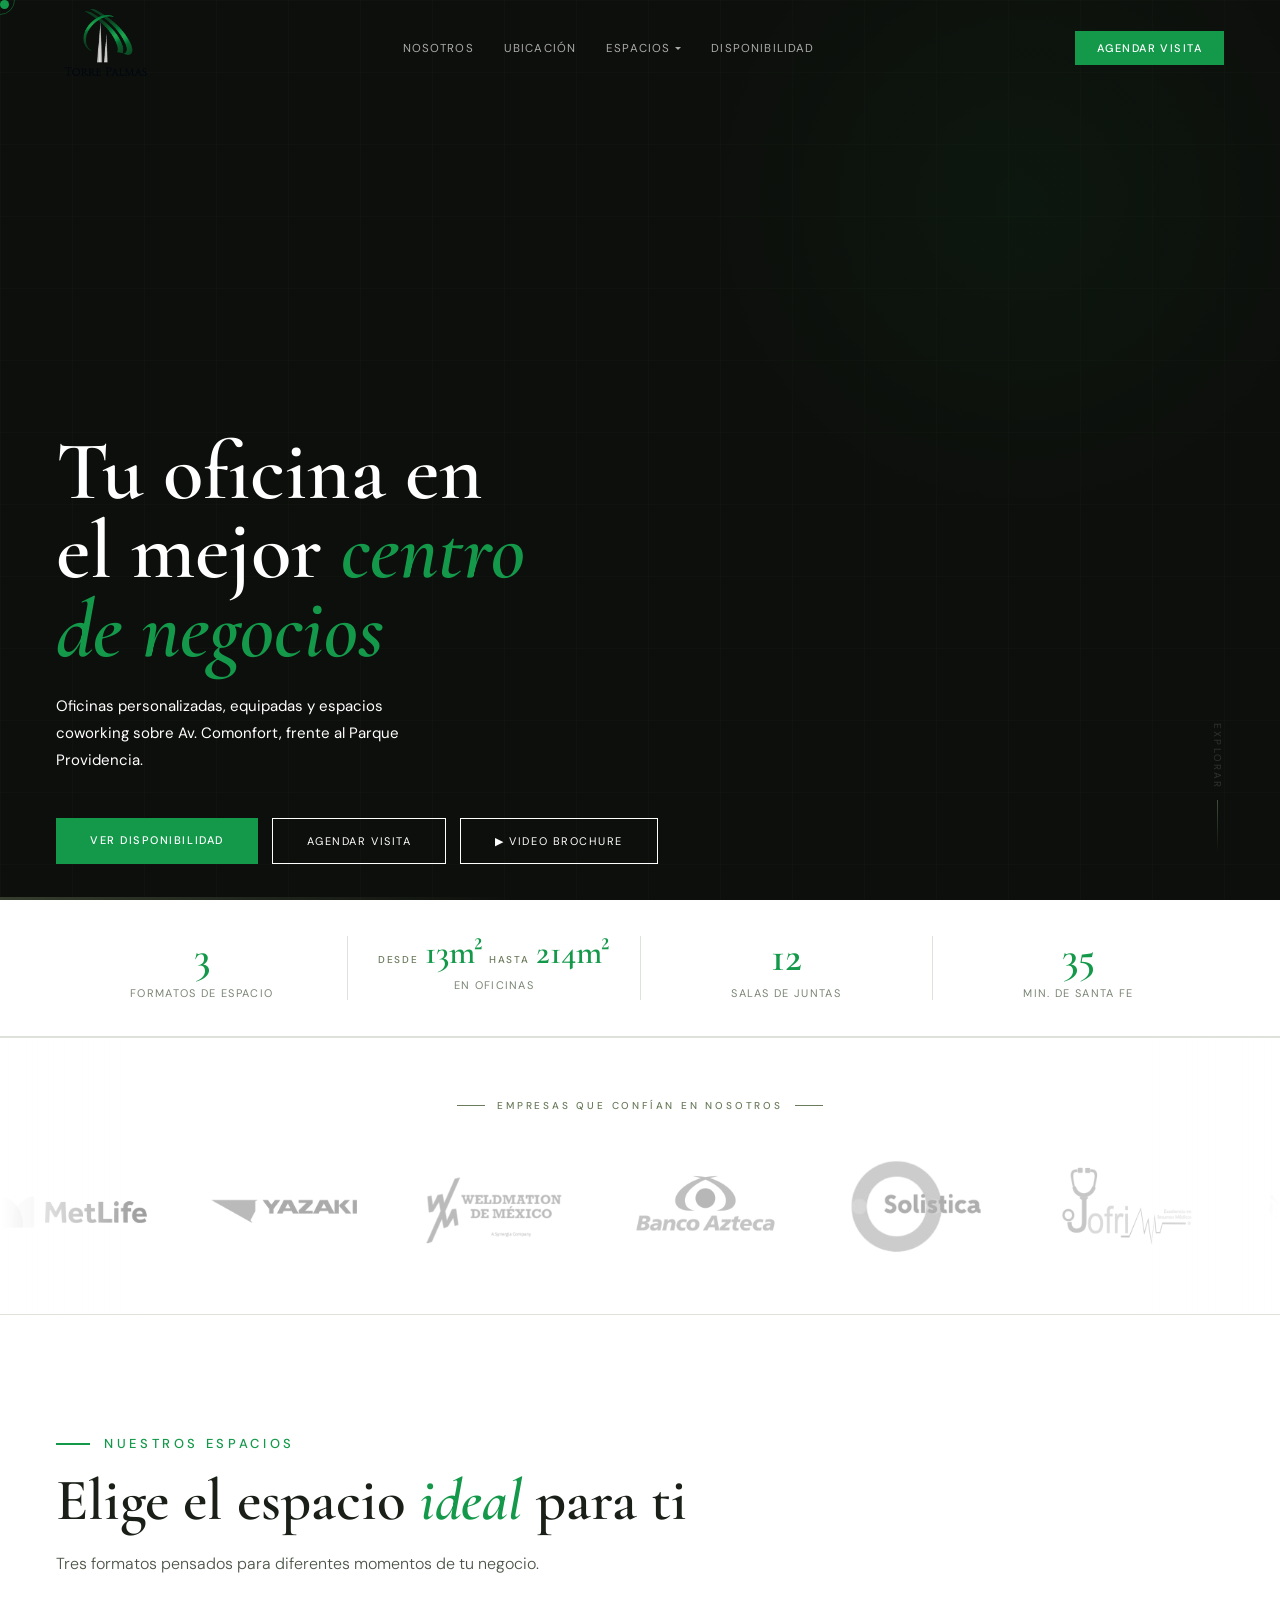
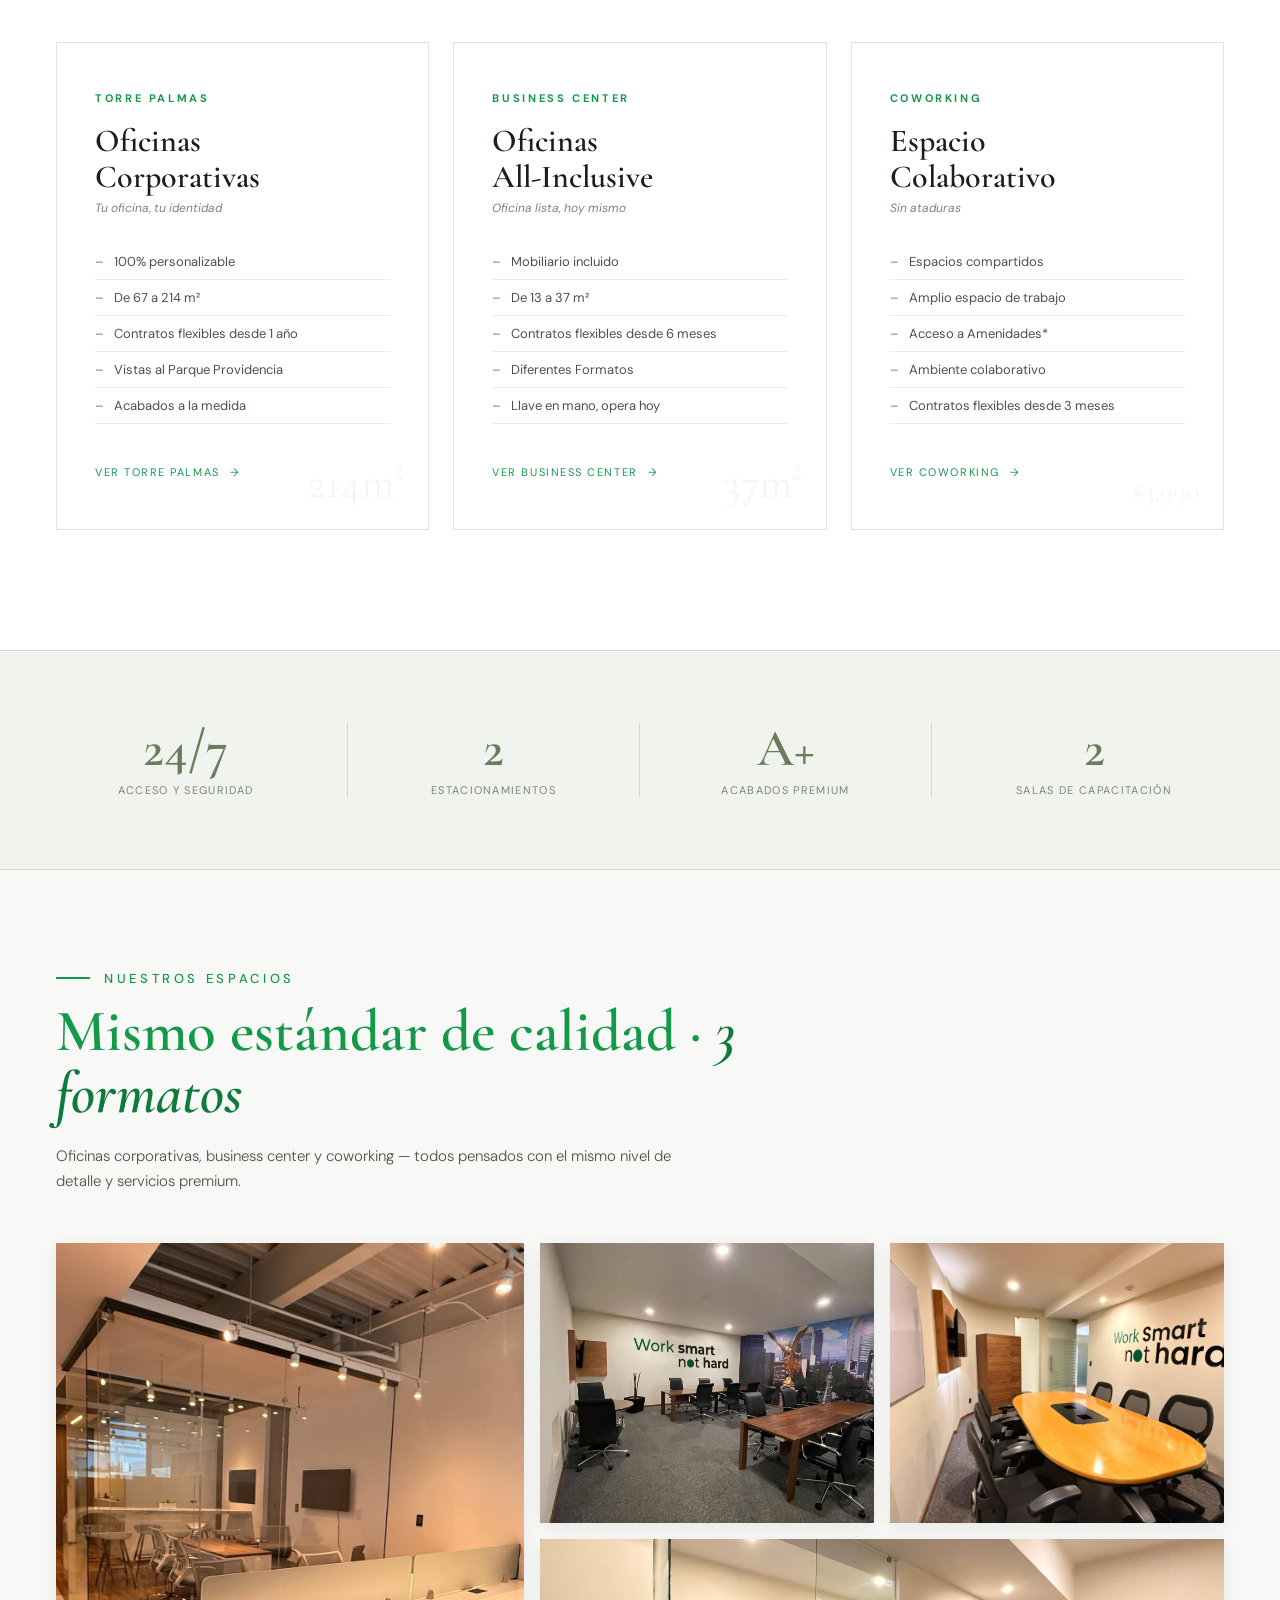
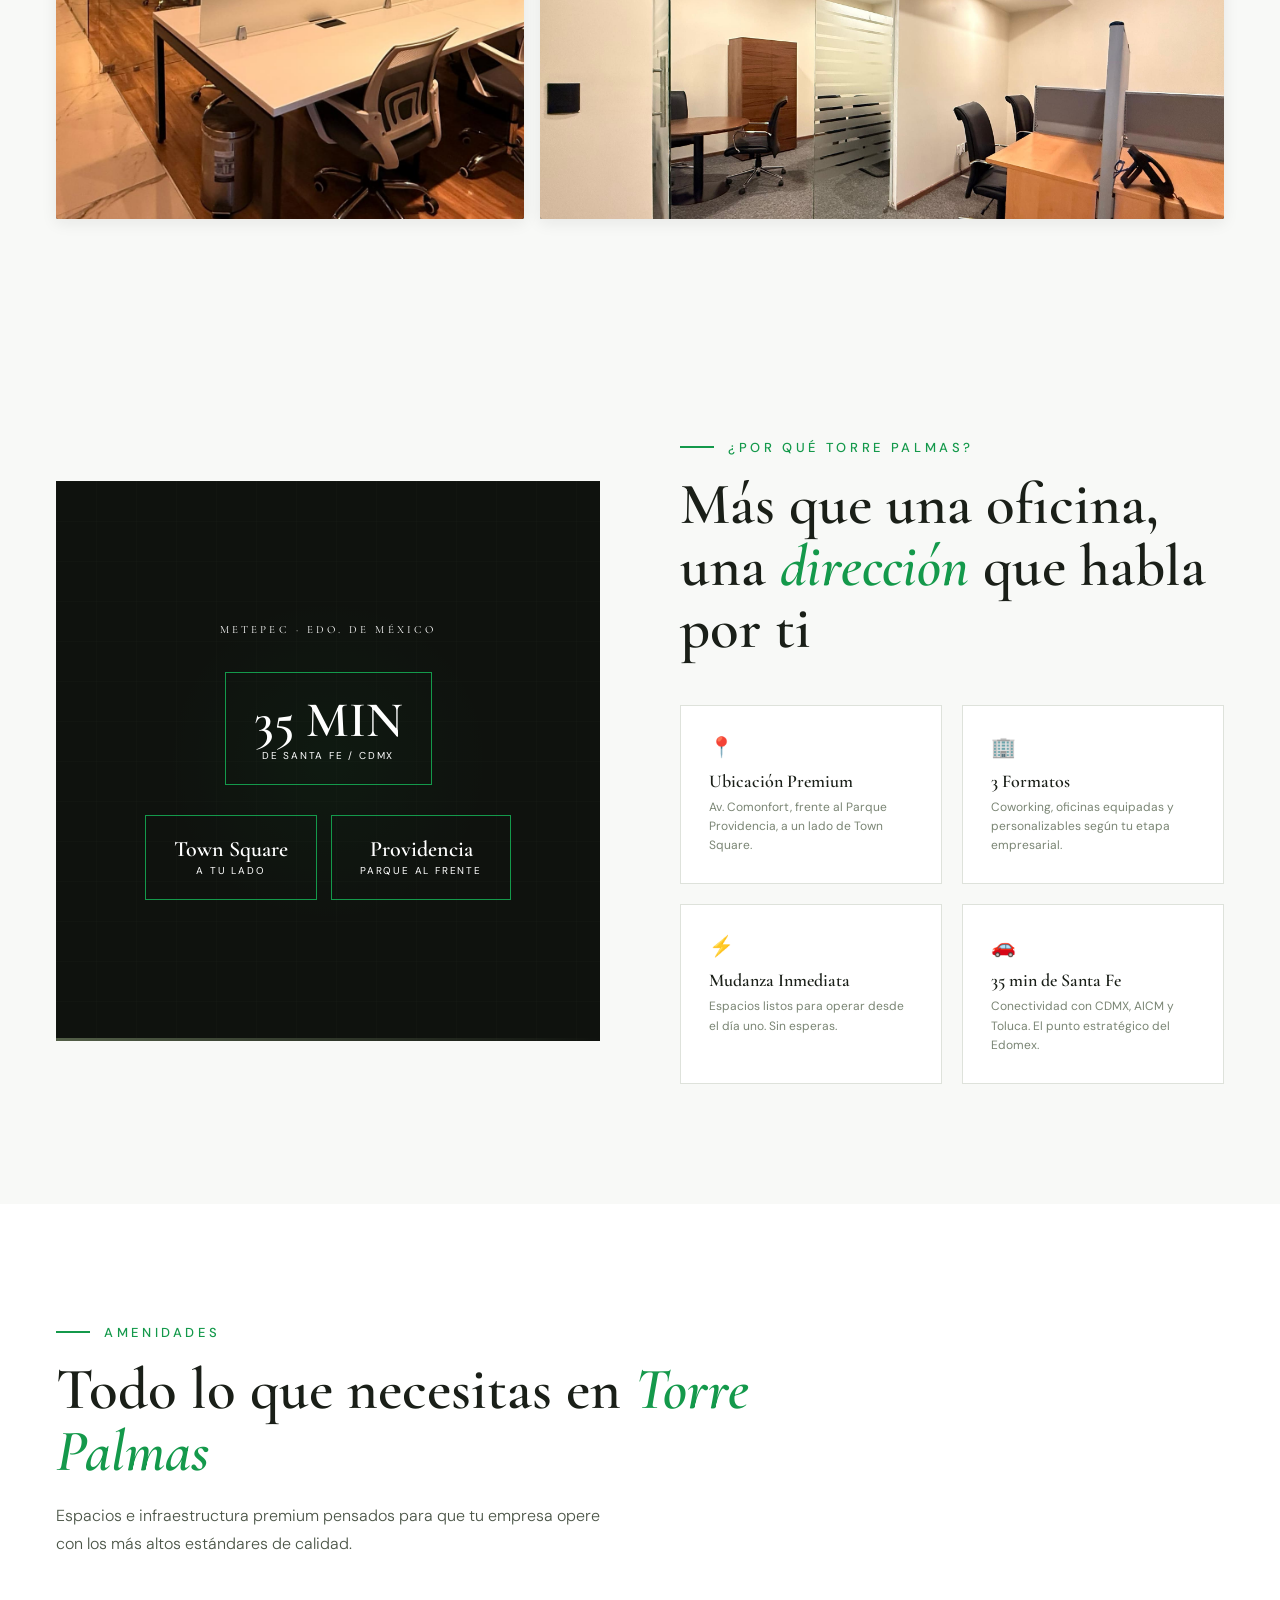
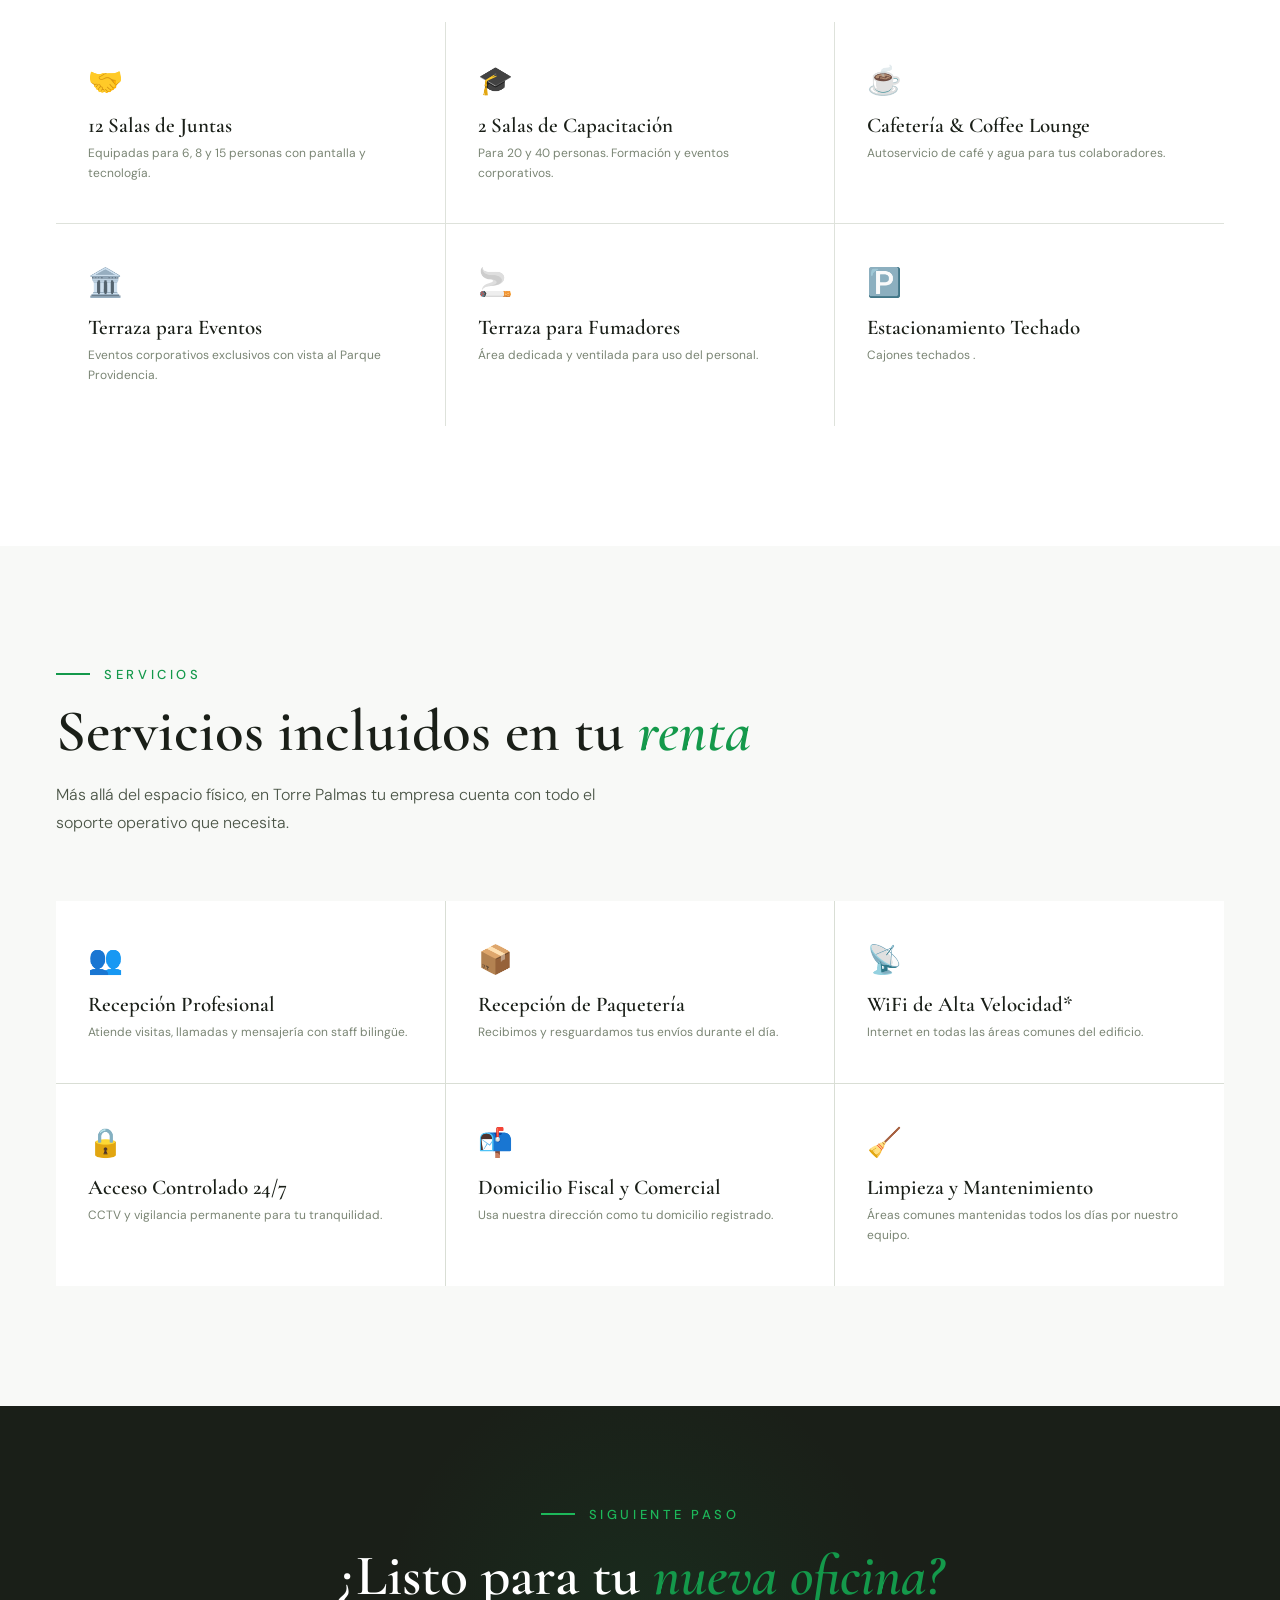
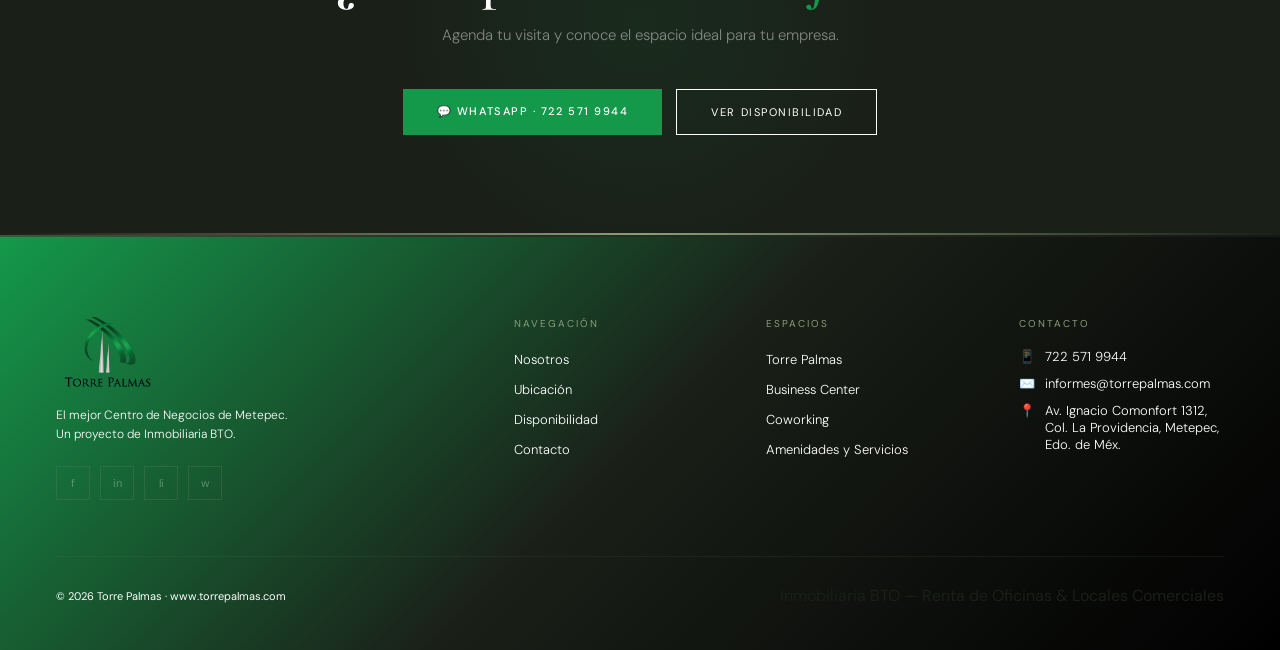
<file: index.html>
<!DOCTYPE html>
<html lang="es">
<head>
  <meta charset="UTF-8">
  <meta name="viewport" content="width=device-width, initial-scale=1.0">
  <title>Torre Palmas — Centro de Negocios Premium · Metepec</title>
  <meta name="description" content="Centro de negocios premium en Metepec — oficinas corporativas, business center y coworking frente al Parque Providencia. Agenda tu visita hoy.">
  <meta name="keywords" content="centro de negocios Metepec, oficinas en renta Metepec, business center Metepec, coworking Metepec, oficinas Avenida Comonfort, oficinas Parque Providencia, Torre Palmas">
  <meta name="author" content="Torre Palmas">
  <meta name="robots" content="index, follow">
  <meta name="theme-color" content="#14994b">
  <link rel="canonical" href="https://torrepalmas.com/">

  <!-- Open Graph -->
  <meta property="og:title" content="Torre Palmas — Centro de Negocios Premium en Metepec">
  <meta property="og:description" content="Oficinas corporativas, business center y coworking frente al Parque Providencia. El mejor centro de negocios de Metepec.">
  <meta property="og:image" content="https://torrepalmas.com/images/portada.jpeg">
  <meta property="og:image:width" content="1200">
  <meta property="og:image:height" content="630">
  <meta property="og:url" content="https://torrepalmas.com/">
  <meta property="og:type" content="website">
  <meta property="og:site_name" content="Torre Palmas">
  <meta property="og:locale" content="es_MX">

  <!-- Twitter Card -->
  <meta name="twitter:card" content="summary_large_image">
  <meta name="twitter:title" content="Torre Palmas — Centro de Negocios Premium en Metepec">
  <meta name="twitter:description" content="Oficinas corporativas, business center y coworking frente al Parque Providencia.">
  <meta name="twitter:image" content="https://torrepalmas.com/images/portada.jpeg">

  <!-- JSON-LD: Organization + LocalBusiness + Service -->
  <script type="application/ld+json">
  {
    "@context": "https://schema.org",
    "@graph": [
      {
        "@type": "Organization",
        "@id": "https://torrepalmas.com/#organization",
        "name": "Torre Palmas",
        "url": "https://torrepalmas.com/",
        "logo": "https://torrepalmas.com/images/logotipo-torre-palmas.png",
        "sameAs": [],
        "contactPoint": {
          "@type": "ContactPoint",
          "telephone": "+52-722-571-9944",
          "contactType": "customer service",
          "email": "informes@torrepalmas.com",
          "areaServed": "MX",
          "availableLanguage": "Spanish"
        }
      },
      {
        "@type": "LocalBusiness",
        "@id": "https://torrepalmas.com/#business",
        "name": "Torre Palmas — Centro de Negocios",
        "image": "https://torrepalmas.com/images/portada.jpeg",
        "url": "https://torrepalmas.com/",
        "telephone": "+52-722-571-9944",
        "email": "informes@torrepalmas.com",
        "priceRange": "$$$",
        "address": {
          "@type": "PostalAddress",
          "streetAddress": "Av. Ignacio Comonfort 1312",
          "addressLocality": "Metepec",
          "addressRegion": "Estado de México",
          "postalCode": "52140",
          "addressCountry": "MX"
        },
        "geo": {
          "@type": "GeoCoordinates",
          "latitude": "19.2613",
          "longitude": "-99.6167"
        },
        "openingHoursSpecification": [
          {
            "@type": "OpeningHoursSpecification",
            "dayOfWeek": ["Monday","Tuesday","Wednesday","Thursday","Friday"],
            "opens": "08:00",
            "closes": "20:00"
          },
          {
            "@type": "OpeningHoursSpecification",
            "dayOfWeek": "Saturday",
            "opens": "09:00",
            "closes": "14:00"
          }
        ],
        "areaServed": [
          { "@type": "City", "name": "Metepec" },
          { "@type": "City", "name": "Toluca" },
          { "@type": "City", "name": "Lerma" }
        ]
      },
      {
        "@type": "Service",
        "name": "Oficinas Corporativas Torre Palmas",
        "provider": { "@id": "https://torrepalmas.com/#business" },
        "description": "Oficinas corporativas personalizables desde 67 hasta 214 m² en Metepec.",
        "url": "https://torrepalmas.com/torre-palmas.html"
      },
      {
        "@type": "Service",
        "name": "Business Center",
        "provider": { "@id": "https://torrepalmas.com/#business" },
        "description": "Oficinas ejecutivas equipadas desde 12 hasta 37 m² con domicilio fiscal incluido.",
        "url": "https://torrepalmas.com/business-center.html"
      },
      {
        "@type": "Service",
        "name": "Coworking",
        "provider": { "@id": "https://torrepalmas.com/#business" },
        "description": "Espacio de coworking premium en Metepec desde $3,990 al mes.",
        "url": "https://torrepalmas.com/coworking.html"
      }
    ]
  }
  </script>

  <link rel="preconnect" href="https://fonts.googleapis.com">
  <link href="https://fonts.googleapis.com/css2?family=Cormorant+Garamond:ital,wght@0,300;0,400;0,600;1,300;1,400&family=DM+Sans:opsz,wght@9..40,300;9..40,400;9..40,500&display=swap" rel="stylesheet">
  <link rel="stylesheet" href="css/styles.css">
  <style>
    /* Home page hero styles */
    #hero { min-height: 100vh; position: relative; overflow: hidden; display: flex; flex-direction: column; justify-content: flex-end; padding: 0 56px 96px; background: var(--ink); }
    .hero-grid { position: absolute; inset: 0; background-image: linear-gradient(rgba(107,124,92,0.07) 1px, transparent 1px), linear-gradient(90deg, rgba(107,124,92,0.07) 1px, transparent 1px); background-size: 72px 72px; }
    .hero-glow { position: absolute; top: -120px; right: -60px; width: 640px; height: 640px; background: radial-gradient(circle, rgba(20,153,75,0.13) 0%, transparent 68%); pointer-events: none; }
    .hero-olive-accent { position: absolute; bottom: 0; left: 0; width: 40%; height: 3px; background: linear-gradient(to right, var(--olive), transparent); }
    .hero-img-mock { position: absolute; top: 0; left: 0; width: 100%; height: 100%; overflow: hidden; z-index: 1; }
    .hero-img-inner { width: 100%; height: 100%; position: relative; display: flex; align-items: flex-end; justify-content: center; }
    .hero-img-inner video { position: absolute; width: 100%; height: 100%; object-fit: cover; z-index: 0; }
    .hero-img-inner::before { content: ''; position: absolute; inset: 0; background: rgba(0, 0, 0, 0.5); z-index: 1; }
    .hero-content { position: relative; z-index: 2; max-width: 580px; }
    .hero-eyebrow { font-size: 11px; font-weight: 400; letter-spacing: 0.28em; text-transform: uppercase; color: var(--white); display: flex; align-items: center; gap: 14px; margin-bottom: 28px; opacity: 0; animation: fadeUp 0.8s ease 0.2s forwards; }
    .hero-eyebrow::before { content:''; display:block; width:36px; height:1px; background:var(--white); }
    .hero-h1 { font-family: 'Cormorant Garamond', serif; font-size: clamp(50px, 6.5vw, 90px); font-weight: 600; line-height: 0.95; color: var(--white); opacity: 0; animation: fadeUp 0.8s ease 0.4s forwards; }
    .hero-h1 em { font-style: italic; color: var(--green); }
    .hero-sub { font-size: 15px; font-weight: 400; color: var(--white); line-height: 1.8; max-width: 400px; margin-top: 24px; margin-bottom: 44px; opacity: 0; animation: fadeUp 0.8s ease 0.6s forwards; }
    .hero-actions { display: flex; gap: 14px; opacity: 0; animation: fadeUp 0.8s ease 0.8s forwards; flex-wrap: wrap; width: max-content; max-width: 100vw; }
    .hero-scroll { position: absolute; bottom: 48px; right: 56px; display: flex; align-items: center; gap: 10px; font-size: 10px; letter-spacing: 0.22em; text-transform: uppercase; color: rgba(255,255,255,0.3); writing-mode: vertical-rl; animation: fadeUp 0.8s ease 1s forwards; opacity: 0; }
    .hero-scroll::after { content:''; display:block; width:1px; height:52px; background: linear-gradient(to bottom, var(--olive-light), transparent); animation: scrollLine 2s ease infinite; }
    .stats-bar { background: var(--white); border-bottom: 1px solid var(--olive-border); padding: 36px 56px; display: flex; box-shadow: 0 4px 24px rgba(26,31,24,0.04); }
    .stat-item { flex: 1; text-align: center; border-right: 1px solid var(--olive-border); padding: 0 20px; }
    .stat-item:last-child { border-right: none; }
    .stat-num { font-family: 'Cormorant Garamond', serif; font-size: 42px; font-weight: 600; color: var(--green); line-height: 1; }
    .stat-label { font-size: 11px; letter-spacing: 0.12em; text-transform: uppercase; color: var(--ink-low); margin-top: 8px; }
    /* Rango "desde X hasta Y" */
    .stat-range { display: flex; align-items: baseline; justify-content: center; gap: 6px; flex-wrap: wrap; font-family: 'Cormorant Garamond', serif; color: var(--green); line-height: 1; }
    .stat-prefix { font-family: 'DM Sans', sans-serif; font-size: 10px; letter-spacing: 0.18em; text-transform: uppercase; color: var(--olive); font-weight: 500; }
    .stat-range .stat-num { font-size: 34px; }
    .products-grid { display: grid; grid-template-columns: repeat(3,1fr); gap: 24px; margin-top: 64px; }
    .product-card { background: var(--white); padding: 48px 38px; border: 1px solid var(--olive-border); position: relative; overflow: hidden; transition: transform 0.35s, box-shadow 0.35s, border-color 0.35s, background 0.35s, color 0.35s; cursor: none; }
    .product-card::after { content:''; position:absolute; top:0; left:0; right:0; height:3px; background: linear-gradient(to right, var(--olive), var(--green)); transform: scaleX(0); transform-origin: left; transition: transform 0.4s; }
    .product-card:hover { transform: translateY(-6px); box-shadow: 0 24px 56px rgba(26,31,24,0.08); border-color: transparent; background: var(--green); }
    .product-card:hover .product-tag { color: var(--white); }
    .product-card:hover .product-title { color: var(--white); }
    .product-card:hover .product-subtitle { color: var(--white); }
    .product-card:hover .product-features li { color: var(--white); border-bottom-color: rgba(255,255,255,0.2); }
    .product-card:hover::after { transform: scaleX(1); }
    .product-tag { font-size: 11px; letter-spacing: 0.24em; text-transform: uppercase; color: var(--green); font-weight: 700; margin-bottom: 18px; }
    .product-title { font-family: 'Cormorant Garamond', serif; font-size: 32px; font-weight: 600; color: var(--ink); line-height: 1.1; margin-bottom: 6px; }
    .product-subtitle { font-size: 12px; font-weight: 400; color: var(--ink-low); font-style: italic; margin-bottom: 28px; }
    .product-features { list-style: none; margin-bottom: 36px; }
    .product-features li { font-size: 13px; font-weight: 400; color: var(--ink-mid); padding: 9px 0; border-bottom: 1px solid var(--surface3); display: flex; align-items: center; gap: 10px; }
    .product-features li::before { content:'–'; color: var(--olive); flex-shrink: 0; }
    .product-size { font-family: 'Cormorant Garamond', serif; font-size: 44px; font-weight: 300; color: rgba(107,124,92,0.08); position: absolute; bottom: 24px; right: 24px; line-height: 1; }
    .product-cta { display: inline-flex; align-items: center; gap: 10px; font-size: 11px; letter-spacing: 0.14em; text-transform: uppercase; color: var(--green); text-decoration: none; cursor: none; transition: gap 0.3s, color 0.3s; }
    .product-cta::after { content:'→'; }
    .product-card:hover .product-cta { gap: 16px; color: var(--white); }
    .olive-band { background: var(--olive-pale); border-top: 1px solid var(--olive-border); border-bottom: 1px solid var(--olive-border); padding: 72px 56px; display: grid; grid-template-columns: repeat(4,1fr); gap: 0; }
    .olive-band-item { padding: 0 32px; border-right: 1px solid var(--olive-border); text-align: center; }
    .olive-band-item:first-child { padding-left: 0; }
    .olive-band-item:last-child { border-right: none; padding-right: 0; }
    .olive-band-num { font-family:'Cormorant Garamond',serif; font-size:52px; font-weight:600; color:var(--olive); line-height:1; }
    .olive-band-label { font-size:11px; letter-spacing:0.12em; text-transform:uppercase; color:var(--ink-low); margin-top:8px; }
    /* Rango "desde X hasta Y" en la barra olive */
    .olive-band-range { display:flex; align-items:baseline; justify-content:center; gap:8px; flex-wrap:wrap; font-family:'Cormorant Garamond',serif; color:var(--olive); line-height:1; }
    .olive-band-prefix { font-family:'DM Sans',sans-serif; font-size:11px; letter-spacing:0.18em; text-transform:uppercase; color:var(--ink-low); font-weight:500; }
    .olive-band-range .olive-band-num { font-size:40px; }
    .why-section { display: grid; grid-template-columns: 1fr 1fr; gap: 80px; align-items: center; }
    .why-visual { position: relative; height: 560px; background: var(--ink); overflow: hidden; }
    .why-visual::before { content:''; position:absolute; inset:0; background: linear-gradient(rgba(107,124,92,0.06) 1px, transparent 1px), linear-gradient(90deg, rgba(107,124,92,0.06) 1px, transparent 1px); background-size: 40px 40px; z-index: 2; }
    .why-visual-bg { position: absolute; inset: 0; z-index: 1; }
    .why-visual-bg-img { position: absolute; inset: 0; background-size: cover; background-position: center; opacity: 0; animation: fadeSlide 20s infinite; }
    .why-visual-bg-img:nth-child(1) { animation-delay: 0s; background-image: url('images/CW 1.jpeg'); }
    .why-visual-bg-img:nth-child(2) { animation-delay: 4s; background-image: url('images/portada.jpeg'); }
    .why-visual-bg-img:nth-child(3) { animation-delay: 8s; background-image: url('images/CW 1.jpeg'); }
    .why-visual-bg-img:nth-child(4) { animation-delay: 12s; background-image: url('images/portada.jpeg'); }
    .why-visual-bg-img:nth-child(5) { animation-delay: 16s; background-image: url('images/CW 1.jpeg'); }
    .why-visual-overlay { position: absolute; inset: 0; background: rgba(0, 0, 0, 0.4); z-index: 3; }
    .why-visual-content { position:absolute; inset:0; display:flex; align-items:center; justify-content:center; flex-direction:column; gap:16px; z-index: 4; padding: 24px; box-sizing: border-box; }
    .why-visual-location { font-family:'Cormorant Garamond',serif; font-size:11px; letter-spacing:0.28em; color:var(--white); text-transform:uppercase; margin-bottom:20px; text-align:center; }
    .why-badge-row { display:flex; gap:14px; margin-top:14px; flex-wrap:wrap; justify-content:center; }
    .why-badge-sm { padding:16px 22px; }
    .why-badge-sm .why-badge-num { font-size:30px; }
    .why-glow { position:absolute; top:50%; left:50%; transform:translate(-50%,-50%); width:320px; height:320px; background:radial-gradient(circle, rgba(20,153,75,0.1) 0%, transparent 70%); pointer-events:none; }
    .why-badge { border: 1px solid var(--green); padding: 22px 28px; text-align: center; }
    .why-badge-num { font-family:'Cormorant Garamond',serif; font-size:50px; font-weight:600; color:var(--white); line-height:1; }
    .why-badge-text { font-size:10px; letter-spacing:0.18em; text-transform:uppercase; color:var(--white); margin-top:4px; }
    .why-olive-bar { width: 100%; height: 3px; background: linear-gradient(to right, var(--olive-light), transparent); position: absolute; bottom: 0; left: 0; }
    .why-grid { display: grid; grid-template-columns: 1fr 1fr; gap: 20px; margin-top: 44px; }
    .why-item { padding: 28px; border: 1px solid var(--olive-border); background: var(--white); transition: border-color 0.3s, box-shadow 0.3s, background 0.3s, color 0.3s; }
    .why-item:hover { border-color: var(--green); box-shadow: 0 8px 24px rgba(20,153,75,0.07); background: var(--green); }
    .why-item:hover .why-item-title { color: var(--white); }
    .why-item:hover .why-item-text { color: var(--white); }
    .why-icon { font-size: 20px; margin-bottom: 10px; }
    .why-item-title { font-family:'Cormorant Garamond',serif; font-size:18px; font-weight:600; color:var(--ink); margin-bottom:6px; }
    .why-item-text { font-size:12px; font-weight:400; color:var(--ink-low); line-height:1.6; }
    .amenidades-grid { display: grid; grid-template-columns: repeat(3,1fr); gap: 1px; background: var(--olive-border); margin-top: 64px; }
    .amenidad-item { background: var(--white); padding: 40px 32px; transition: background 0.3s, color 0.3s; cursor: none; }
    .amenidad-item:hover { background: var(--green); color: var(--white); }
    .amenidad-item:hover .amenidad-title { color: var(--white); }
    .amenidad-item:hover .amenidad-desc { color: var(--white); }
    .amenidad-icon { font-size: 28px; margin-bottom: 14px; }
    .amenidad-title { font-family:'Cormorant Garamond',serif; font-size:21px; font-weight:600; color:var(--ink); margin-bottom:6px; }
    .amenidad-desc { font-size:12px; font-weight:400; color:var(--ink-low); line-height:1.65; }
    .cta-section { padding:100px 56px; background:var(--ink); text-align:center; position:relative; overflow:hidden; }
    .cta-section::before { content:''; position:absolute; top:50%; left:50%; transform:translate(-50%,-50%); width:520px; height:520px; background:radial-gradient(circle, rgba(20,153,75,0.1) 0%, transparent 70%); }
    .cta-section::after { content:''; position:absolute; bottom:0; left:0; right:0; height:2px; background:linear-gradient(to right, transparent, var(--olive-light), transparent); }
    .cta-section > * { position:relative; z-index:2; }
    .cta-title { font-family:'Cormorant Garamond',serif; font-size:clamp(30px, 4.5vw, 66px); font-weight:600; color:var(--white); margin-bottom:14px; }
    .cta-title em { font-style:italic; color:var(--green); }
    .cta-text { font-size:15px; font-weight:300; color:rgba(255,255,255,0.45); margin-bottom:44px; }
    .cta-actions { display:flex; gap:14px; justify-content:center; flex-wrap:wrap; }
    .whatsapp-btn { background:#25d366; color:white; padding:15px 34px; font-size:11px; font-weight:500; letter-spacing:0.14em; text-transform:uppercase; border:none; cursor:none; font-family:'DM Sans',sans-serif; transition:filter 0.25s, transform 0.25s; display:flex; align-items:center; gap:9px; text-decoration:none; }
    .whatsapp-btn:hover { filter:brightness(1.08); transform:translateY(-2px); }
    @keyframes fadeUp { from{opacity:0;transform:translateY(28px)} to{opacity:1;transform:translateY(0)} }
    @keyframes fadeSlide { 0% { opacity: 0; } 10% { opacity: 1; } 25% { opacity: 1; } 35% { opacity: 0; } 100% { opacity: 0; } }
    @keyframes scrollLine { 0%{transform:scaleY(0);transform-origin:top} 50%{transform:scaleY(1);transform-origin:top} 51%{transform:scaleY(1);transform-origin:bottom} 100%{transform:scaleY(0);transform-origin:bottom} }
    @media (max-width:1100px) {
      .products-grid { grid-template-columns:1fr; }
      .why-section { grid-template-columns:1fr; }
      .why-visual { height:380px; }
      .why-visual-content { padding: 40px 24px; gap: 14px; }
      .amenidades-grid { grid-template-columns:1fr 1fr; }
      .olive-band { grid-template-columns:1fr 1fr; }
      .why-grid { grid-template-columns:1fr 1fr; }
    }
    @media (max-width:768px) {
      #hero { padding:80px 22px 40px; min-height:auto; }
      .section-light, .section-surface, .section-surface2, .section-olive, .section-dark { padding:80px 22px; }
      .stats-bar { padding:20px 22px; overflow-x:auto; }
      .cta-actions { flex-direction:column; align-items:center; }
      .hero-img-mock { opacity:0.2; }
      .olive-band { grid-template-columns:1fr 1fr; gap:0; padding:48px 22px; }
      .amenidades-grid { grid-template-columns:1fr; }
      .why-grid { grid-template-columns:1fr; }
      .cta-section { padding:80px 22px; }
      /* Why-visual: más espacio en móvil para que los badges respiren */
      .why-visual { height: auto; min-height: 360px; padding: 56px 0; }
      .why-visual-content { position: relative; inset: auto; padding: 0 24px; gap: 12px; }
      .why-visual-location { font-size: 10px; letter-spacing: 0.22em; margin-bottom: 8px; }
      .why-badge { padding: 18px 26px; }
      .why-badge-num { font-size: 40px; }
      .why-badge-sm { padding: 12px 18px; }
      .why-badge-sm .why-badge-num { font-size: 24px; }
      .why-badge-row { gap: 10px; margin-top: 6px; }
    }

    /* ——— CLIENTS CAROUSEL ——— */
    .clients-section { background: var(--white); border-top: 1px solid var(--olive-border); border-bottom: 1px solid var(--olive-border); padding: 52px 0; overflow: hidden; position: relative; }
    .clients-section::before, .clients-section::after { content: ''; position: absolute; top: 0; bottom: 0; width: 140px; z-index: 2; pointer-events: none; }
    .clients-section::before { left: 0; background: linear-gradient(to right, var(--white), transparent); }
    .clients-section::after { right: 0; background: linear-gradient(to left, var(--white), transparent); }
    .clients-header { text-align: center; padding: 0 56px; margin-bottom: 40px; }
    .clients-eyebrow { font-size: 10px; letter-spacing: 0.28em; text-transform: uppercase; color: var(--olive); font-weight: 500; display: inline-flex; align-items: center; gap: 12px; }
    .clients-eyebrow::before, .clients-eyebrow::after { content: ''; display: block; width: 28px; height: 1px; background: var(--olive); }
    .clients-carousel { overflow: hidden; width: 100%; }
    .clients-track { display: flex; align-items: center; gap: 64px; width: max-content; animation: clientsMarquee 38s linear infinite; }
    .clients-track:hover { animation-play-state: paused; }
    .client-logo { height: 110px; width: auto; max-width: 340px; object-fit: contain; filter: grayscale(1) opacity(0.38); transition: filter 0.35s, transform 0.35s; flex-shrink: 0; cursor: none; }
    .client-logo:hover { filter: grayscale(0) opacity(1); transform: scale(1.06); }
    @keyframes clientsMarquee { from { transform: translateX(0); } to { transform: translateX(-50%); } }
    @media (max-width: 768px) { .clients-header { padding: 0 22px; } .client-logo { height: 80px; } }
  </style>
</head>
<body>

<div class="cursor" id="cursor"></div>
<div class="cursor-ring" id="cursorRing"></div>

<!-- NAV -->
<nav id="nav">
  <a href="index.html" class="nav-logo"><img src="images/logotipo-torre-palmas.png" alt="Torre Palmas" style="object-fit: contain;"></a>
  <ul class="nav-links">
    <li><a href="nosotros.html" class="nav-link" data-page="nosotros">Nosotros</a></li>
    <li><a href="ubicacion.html" class="nav-link" data-page="ubicacion">Ubicación</a></li>
    <li id="dropLi">
      <button class="nav-drop-btn nav-link" id="dropBtn" data-page="espacios" onclick="toggleDrop();return false;">
        Espacios <span class="caret"></span>
      </button>
      <div class="nav-dropdown" id="navDropdown">
        <a href="torre-palmas.html"><span class="dd-icon">🏢</span>Torre Palmas</a>
        <div class="nav-dropdown-divider"></div>
        <a href="business-center.html"><span class="dd-icon">💼</span>Business Center</a>
        <div class="nav-dropdown-divider"></div>
        <a href="coworking.html"><span class="dd-icon">🤝</span>Coworking</a>
        <div class="nav-dropdown-divider"></div>
        <a href="amenidades.html"><span class="dd-icon">✨</span>Amenidades y Servicios</a>
      </div>
    </li>
    <li><a href="disponibilidad.html" class="nav-link" data-page="disponibilidad">Disponibilidad</a></li>
  </ul>
  <a href="contacto.html" class="nav-cta" style="text-decoration:none">Agendar Visita</a>
  <button class="hamburger" onclick="toggleMobileNav()" id="hamburger"><span></span><span></span><span></span></button>
</nav>

<div class="mobile-nav" id="mobileNav">
  <button class="mobile-nav-close" onclick="toggleMobileNav()" aria-label="Cerrar menú">&times;</button>
  <a href="nosotros.html">Nosotros</a>
  <a href="ubicacion.html">Ubicación</a>
  <div class="mobile-nav-section">
    <button class="mobile-nav-toggle" onclick="toggleMobileServiceMenu()">Espacios <span id="serviceCaretMobile">▼</span></button>
    <div class="mobile-nav-submenu" id="mobileServiceMenu">
      <a href="torre-palmas.html">Torre Palmas</a>
      <a href="business-center.html">Business Center</a>
      <a href="coworking.html">Coworking</a>
      <a href="amenidades.html">Amenidades y Servicios</a>
    </div>
  </div>
  <a href="disponibilidad.html">Disponibilidad</a>
  <a href="contacto.html">Contacto</a>
</div>

<!-- ══════════════ HOME ══════════════ -->

<!-- HERO dark -->
<section id="hero">
  <div class="hero-grid"></div>
  <div class="hero-glow"></div>
  <div class="hero-olive-accent"></div>
  <div class="hero-img-mock">
    <div class="hero-img-inner">
      <video autoplay muted loop playsinline>
        <source src="images/TorrePalmas_Hero_web.mp4" type="video/mp4">
        Tu navegador no soporta videos HTML5
      </video>
    </div>
  </div>
  <div class="hero-content">
    <h1 class="hero-h1">Tu oficina en<br>el mejor <em>centro<br>de negocios</em></h1>
    <p class="hero-sub">Oficinas personalizadas, equipadas y espacios coworking sobre Av. Comonfort, frente al Parque Providencia.</p>
    <div class="hero-actions">
      <a href="disponibilidad.html" class="btn-primary" style="text-decoration:none">Ver Disponibilidad</a>
      <a href="contacto.html" class="btn-outline-white" style="text-decoration:none">Agendar Visita</a>
      <button type="button" class="btn-outline-white" onclick="openVideoBrochure()" style="cursor:pointer">▶ Video Brochure</button>
    </div>
  </div>
  <span class="hero-scroll">Explorar</span>
</section>

<!-- Video Brochure Modal -->
<div id="videoBrochureModal" class="video-brochure-modal" role="dialog" aria-label="Video Brochure Torre Palmas" aria-hidden="true" onclick="closeVideoBrochure(event)">
  <div class="video-brochure-content" onclick="event.stopPropagation()">
    <button type="button" class="video-brochure-close" onclick="closeVideoBrochure()" aria-label="Cerrar video">&times;</button>
    <video id="videoBrochurePlayer" controls preload="metadata" playsinline>
      <source src="images/Business_Center_Vid_Fin_web.mp4" type="video/mp4">
      Tu navegador no soporta videos HTML5
    </video>
  </div>
</div>
<style>
  .video-brochure-modal { position: fixed; inset: 0; background: rgba(15,18,14,0.94); z-index: 9998; display: none; align-items: center; justify-content: center; padding: 32px; opacity: 0; transition: opacity 0.3s; backdrop-filter: blur(6px); }
  .video-brochure-modal.open { display: flex; opacity: 1; }
  .video-brochure-content { position: relative; width: 100%; max-width: 1100px; aspect-ratio: 16/9; background: #000; box-shadow: 0 20px 60px rgba(0,0,0,0.5); animation: lbIn 0.4s cubic-bezier(0.22,1,0.36,1); }
  .video-brochure-content video { width: 100%; height: 100%; display: block; }
  .video-brochure-close { position: absolute; top: -52px; right: 0; width: 44px; height: 44px; background: rgba(255,255,255,0.1); color: white; border: 1px solid rgba(255,255,255,0.25); border-radius: 50%; display: flex; align-items: center; justify-content: center; font-size: 28px; cursor: pointer; transition: background 0.25s, transform 0.25s; line-height: 1; }
  .video-brochure-close:hover { background: rgba(255,255,255,0.2); transform: rotate(90deg); }
  @media (max-width: 768px) {
    .video-brochure-modal { padding: 16px; }
    .video-brochure-close { top: -44px; width: 36px; height: 36px; font-size: 22px; }
  }
</style>
<script>
  function openVideoBrochure() {
    const modal = document.getElementById('videoBrochureModal');
    const video = document.getElementById('videoBrochurePlayer');
    modal.classList.add('open');
    modal.setAttribute('aria-hidden', 'false');
    document.body.style.overflow = 'hidden';
    video.currentTime = 0;
    video.play().catch(() => { /* autoplay puede fallar — el usuario tiene controles */ });
  }
  function closeVideoBrochure(event) {
    if (event && event.target.id !== 'videoBrochureModal' && event.type === 'click') return;
    const modal = document.getElementById('videoBrochureModal');
    const video = document.getElementById('videoBrochurePlayer');
    modal.classList.remove('open');
    modal.setAttribute('aria-hidden', 'true');
    document.body.style.overflow = '';
    video.pause();
  }
  document.addEventListener('keydown', e => {
    if (e.key === 'Escape' && document.getElementById('videoBrochureModal').classList.contains('open')) {
      closeVideoBrochure();
    }
  });
</script>

<!-- STATS -->
<div class="stats-bar">
  <div class="stat-item"><div class="stat-num">3</div><div class="stat-label">Formatos de espacio</div></div>
  <div class="stat-item">
    <div class="stat-range">
      <span class="stat-prefix">desde</span><span class="stat-num">13m²</span>
      <span class="stat-prefix">hasta</span><span class="stat-num">214m²</span>
    </div>
    <div class="stat-label">en oficinas</div>
  </div>
  <div class="stat-item"><div class="stat-num">12</div><div class="stat-label">Salas de juntas</div></div>
  <div class="stat-item"><div class="stat-num">35</div><div class="stat-label">Min. de Santa Fe</div></div>
</div>

<!-- CLIENTS CAROUSEL -->
<div class="clients-section">
  <div class="clients-header">
    <span class="clients-eyebrow">Empresas que confían en nosotros</span>
  </div>
  <div class="clients-carousel">
    <div class="clients-track">
      <img src="images/logos%20clientes/1.png"  alt="Cliente" class="client-logo">
      <img src="images/logos%20clientes/2.png"  alt="Cliente" class="client-logo">
      <img src="images/logos%20clientes/3.png"  alt="Cliente" class="client-logo">
      <img src="images/logos%20clientes/4.png"  alt="Cliente" class="client-logo">
      <img src="images/logos%20clientes/5.png"  alt="Cliente" class="client-logo">
      <img src="images/logos%20clientes/6.png"  alt="Cliente" class="client-logo">
      <img src="images/logos%20clientes/7.png"  alt="Cliente" class="client-logo">
      <img src="images/logos%20clientes/8.png"  alt="Cliente" class="client-logo">
      <img src="images/logos%20clientes/9.png"  alt="Cliente" class="client-logo">
      <img src="images/logos%20clientes/10.png" alt="Cliente" class="client-logo">
      <img src="images/logos%20clientes/11.png" alt="Cliente" class="client-logo">
      <img src="images/logos%20clientes/12.png" alt="Cliente" class="client-logo">
      <img src="images/logos%20clientes/13.png" alt="Cliente" class="client-logo">
      <img src="images/logos%20clientes/14.png" alt="Cliente" class="client-logo">
      <!-- Duplicate for seamless loop -->
      <img src="images/logos%20clientes/1.png"  alt="Cliente" class="client-logo">
      <img src="images/logos%20clientes/2.png"  alt="Cliente" class="client-logo">
      <img src="images/logos%20clientes/3.png"  alt="Cliente" class="client-logo">
      <img src="images/logos%20clientes/4.png"  alt="Cliente" class="client-logo">
      <img src="images/logos%20clientes/5.png"  alt="Cliente" class="client-logo">
      <img src="images/logos%20clientes/6.png"  alt="Cliente" class="client-logo">
      <img src="images/logos%20clientes/7.png"  alt="Cliente" class="client-logo">
      <img src="images/logos%20clientes/8.png"  alt="Cliente" class="client-logo">
      <img src="images/logos%20clientes/9.png"  alt="Cliente" class="client-logo">
      <img src="images/logos%20clientes/10.png" alt="Cliente" class="client-logo">
      <img src="images/logos%20clientes/11.png" alt="Cliente" class="client-logo">
      <img src="images/logos%20clientes/12.png" alt="Cliente" class="client-logo">
      <img src="images/logos%20clientes/13.png" alt="Cliente" class="client-logo">
      <img src="images/logos%20clientes/14.png" alt="Cliente" class="client-logo">
    </div>
  </div>
</div>

<!-- PRODUCTS — light -->
<div class="section-light">
  <p class="section-label">Nuestros Espacios</p>
  <h2 class="section-title">Elige el espacio <em>ideal</em> para ti</h2>
  <p class="section-body">Tres formatos pensados para diferentes momentos de tu negocio.</p>
  <div class="products-grid">
    <div class="product-card">
      <p class="product-tag">Torre Palmas</p>
      <h3 class="product-title">Oficinas<br>Corporativas</h3>
      <p class="product-subtitle">Tu oficina, tu identidad</p>
      <ul class="product-features">
        <li>100% personalizable</li>
        <li>De 67 a 214 m²</li>
        <li>Contratos flexibles desde 1 año</li>
        <li>Vistas al Parque Providencia</li>
        <li>Acabados a la medida</li>
      </ul>
      <a class="product-cta" href="torre-palmas.html">Ver Torre Palmas</a>
      <span class="product-size">214m²</span>
    </div>
    <div class="product-card">
      <p class="product-tag">Business Center</p>
      <h3 class="product-title">Oficinas<br>All-Inclusive</h3>
      <p class="product-subtitle">Oficina lista, hoy mismo</p>
      <ul class="product-features">
        <li>Mobiliario incluido</li>
        <li>De 13 a 37 m²</li>
        <li>Contratos flexibles desde 6 meses</li>
        <li>Diferentes Formatos</li>
        <li>Llave en mano, opera hoy</li>
      </ul>
      <a class="product-cta" href="business-center.html">Ver Business Center</a>
      <span class="product-size">37m²</span>
    </div>
    <div class="product-card">
      <p class="product-tag">Coworking</p>
      <h3 class="product-title">Espacio<br>Colaborativo</h3>
      <p class="product-subtitle">Sin ataduras</p>
      <ul class="product-features">
        <li>Espacios compartidos</li>
        <li>Amplio espacio de trabajo</li>
        <li>Acceso a Amenidades*</li>
        <li>Ambiente colaborativo</li>
        <li>Contratos flexibles desde 3 meses</li>
      </ul>
      <a class="product-cta" href="/coworking.html">Ver Coworking</a>
      <span class="product-size" style="font-size:28px">$3,990</span>
    </div>
  </div>
</div>

<!-- OLIVE BAND -->
<div class="olive-band">
  <div class="olive-band-item"><div class="olive-band-num">24/7</div><div class="olive-band-label">Acceso y seguridad</div></div>
  <div class="olive-band-item"><div class="olive-band-num">2</div><div class="olive-band-label">Estacionamientos</div></div>
  <div class="olive-band-item"><div class="olive-band-num">A+</div><div class="olive-band-label">Acabados premium</div></div>
  <div class="olive-band-item"><div class="olive-band-num">2</div><div class="olive-band-label">Salas de capacitación</div></div>
</div>

<!-- Mini-galería: mix de los 3 servicios -->
<section class="gallery-section">
  <div class="gallery-header">
    <p class="section-label">Nuestros Espacios</p>
    <h2 class="section-title green">Mismo estándar de calidad · <em>3 formatos</em></h2>
    <p class="section-body">Oficinas corporativas, business center y coworking — todos pensados con el mismo nivel de detalle y servicios premium.</p>
  </div>
  <div class="gallery-mosaic">
    <div class="gallery-item" data-gallery="home"><img src="images/fotos%20para%20galerias/torre%20palmas/c0dc2580-178b-4bca-8ff9-a8600fd8e6af.jpg" alt="Torre Palmas — oficina corporativa" loading="lazy"><span class="gallery-zoom">⤢</span></div>
    <div class="gallery-item" data-gallery="home"><img src="images/fotos%20para%20galerias/Bussynes%20center/1143824e-2f4b-4d69-ade5-3e145140c50a.jpg" alt="Business Center — sala de juntas" loading="lazy"><span class="gallery-zoom">⤢</span></div>
    <div class="gallery-item" data-gallery="home"><img src="images/fotos%20para%20galerias/Cowork/253a2607-4967-4454-ac02-4c935e01441b.jpg" alt="Coworking — sala compartida" loading="lazy"><span class="gallery-zoom">⤢</span></div>
    <div class="gallery-item" data-gallery="home"><img src="images/fotos%20para%20galerias/Bussynes%20center/dced043d-acf1-405f-b174-772c27f82c6e.jpg" alt="Espacios colaborativos" loading="lazy"><span class="gallery-zoom">⤢</span></div>
  </div>
</section>

<!-- WHY — surface -->
<div class="section-surface">
  <div class="why-section">
    <div class="why-visual">
      <div class="why-visual-bg">
        <div class="why-visual-bg-img"></div>
        <div class="why-visual-bg-img"></div>
        <div class="why-visual-bg-img"></div>
        <div class="why-visual-bg-img"></div>
        <div class="why-visual-bg-img"></div>
      </div>
      <div class="why-visual-overlay"></div>
      <div class="why-glow"></div>
      <div class="why-olive-bar"></div>
      <div class="why-visual-content">
        <div class="why-visual-location">Metepec · Edo. de México</div>
        <div class="why-badge"><div class="why-badge-num">35 MIN</div><div class="why-badge-text">de Santa Fe / CDMX</div></div>
        <div class="why-badge-row">
          <div class="why-badge why-badge-sm"><div class="why-badge-num" style="font-size:22px">Town Square</div><div class="why-badge-text">A tu lado</div></div>
          <div class="why-badge why-badge-sm"><div class="why-badge-num" style="font-size:22px">Providencia</div><div class="why-badge-text">Parque al frente</div></div>
        </div>
      </div>
    </div>
    <div>
      <p class="section-label">¿Por qué Torre Palmas?</p>
      <h2 class="section-title">Más que una oficina, una <em>dirección</em> que habla por ti</h2>
      <div class="why-grid">
        <div class="why-item"><div class="why-icon">📍</div><div class="why-item-title">Ubicación Premium</div><div class="why-item-text">Av. Comonfort, frente al Parque Providencia, a un lado de Town Square.</div></div>
        <div class="why-item"><div class="why-icon">🏢</div><div class="why-item-title">3 Formatos</div><div class="why-item-text">Coworking, oficinas equipadas y personalizables según tu etapa empresarial.</div></div>
        <div class="why-item"><div class="why-icon">⚡</div><div class="why-item-title">Mudanza Inmediata</div><div class="why-item-text">Espacios listos para operar desde el día uno. Sin esperas.</div></div>
        <div class="why-item"><div class="why-icon">🚗</div><div class="why-item-title">35 min de Santa Fe</div><div class="why-item-text">Conectividad con CDMX, AICM y Toluca. El punto estratégico del Edomex.</div></div>
      </div>
    </div>
  </div>
</div>

<!-- AMENIDADES — white -->
<div class="section-light">
  <p class="section-label">Amenidades</p>
  <h2 class="section-title">Todo lo que necesitas en <em>Torre Palmas</em></h2>
  <p class="section-body">Espacios e infraestructura premium pensados para que tu empresa opere con los más altos estándares de calidad.</p>
  <div class="amenidades-grid">
    <div class="amenidad-item"><div class="amenidad-icon">🤝</div><div class="amenidad-title">12 Salas de Juntas</div><div class="amenidad-desc">Equipadas para 6, 8 y 15 personas con pantalla y tecnología.</div></div>
    <div class="amenidad-item"><div class="amenidad-icon">🎓</div><div class="amenidad-title">2 Salas de Capacitación</div><div class="amenidad-desc">Para 20 y 40 personas. Formación y eventos corporativos.</div></div>
    <div class="amenidad-item"><div class="amenidad-icon">☕</div><div class="amenidad-title">Cafetería &amp; Coffee Lounge</div><div class="amenidad-desc">Autoservicio de café y agua para tus colaboradores.</div></div>
    <div class="amenidad-item"><div class="amenidad-icon">🏛️</div><div class="amenidad-title">Terraza para Eventos</div><div class="amenidad-desc">Eventos corporativos exclusivos con vista al Parque Providencia.</div></div>
    <div class="amenidad-item"><div class="amenidad-icon">🚬</div><div class="amenidad-title">Terraza para Fumadores</div><div class="amenidad-desc">Área dedicada y ventilada para uso del personal.</div></div>
    <div class="amenidad-item"><div class="amenidad-icon">🅿️</div><div class="amenidad-title">Estacionamiento Techado</div><div class="amenidad-desc">Cajones techados .</div></div>
  </div>
</div>

<!-- SERVICIOS — surface (separados de amenidades) -->
<div class="section-surface">
  <p class="section-label">Servicios</p>
  <h2 class="section-title">Servicios incluidos en tu <em>renta</em></h2>
  <p class="section-body">Más allá del espacio físico, en Torre Palmas tu empresa cuenta con todo el soporte operativo que necesita.</p>
  <div class="amenidades-grid">
    <div class="amenidad-item"><div class="amenidad-icon">👥</div><div class="amenidad-title">Recepción Profesional</div><div class="amenidad-desc">Atiende visitas, llamadas y mensajería con staff bilingüe.</div></div>
    <div class="amenidad-item"><div class="amenidad-icon">📦</div><div class="amenidad-title">Recepción de Paquetería</div><div class="amenidad-desc">Recibimos y resguardamos tus envíos durante el día.</div></div>
    <div class="amenidad-item"><div class="amenidad-icon">📡</div><div class="amenidad-title">WiFi de Alta Velocidad*</div><div class="amenidad-desc">Internet en todas las áreas comunes del edificio.</div></div>
    <div class="amenidad-item"><div class="amenidad-icon">🔒</div><div class="amenidad-title">Acceso Controlado 24/7</div><div class="amenidad-desc">CCTV y vigilancia permanente para tu tranquilidad.</div></div>
    <div class="amenidad-item"><div class="amenidad-icon">📬</div><div class="amenidad-title">Domicilio Fiscal y Comercial</div><div class="amenidad-desc">Usa nuestra dirección como tu domicilio registrado.</div></div>
    <div class="amenidad-item"><div class="amenidad-icon">🧹</div><div class="amenidad-title">Limpieza y Mantenimiento</div><div class="amenidad-desc">Áreas comunes mantenidas todos los días por nuestro equipo.</div></div>
  </div>
</div>

<!-- CTA dark -->
<div class="cta-section">
  <p class="section-label on-dark" style="justify-content:center">Siguiente Paso</p>
  <h2 class="cta-title">¿Listo para tu <em>nueva oficina?</em></h2>
  <p class="cta-text">Agenda tu visita y conoce el espacio ideal para tu empresa.</p>
  <div class="cta-actions">
    <a href="https://wa.me/527225719944" class="btn-primary" target="_blank">💬 WhatsApp · 722 571 9944</a>
    <a href="disponibilidad.html" class="btn-outline-white" style="text-decoration:none">Ver Disponibilidad</a>
  </div>
</div>

<!-- FOOTER -->
<footer>
  <div class="footer-grid">
    <div>
      <div class="footer-brand-name"><img src="images/logotipo-torre-palmas.png" alt="Torre Palmas"></div>
      <p class="footer-tagline">El mejor Centro de Negocios de Metepec.<br>Un proyecto de Inmobiliaria BTO.</p>
      <div class="footer-social">
        <a href="#" class="social-btn">f</a><a href="#" class="social-btn">in</a>
        <a href="#" class="social-btn">li</a><a href="#" class="social-btn">w</a>
      </div>
    </div>
    <div>
      <p class="footer-col-title">Navegación</p>
      <ul class="footer-links">
        <li><a href="nosotros.html">Nosotros</a></li>
        <li><a href="ubicacion.html">Ubicación</a></li>
        <li><a href="disponibilidad.html">Disponibilidad</a></li>
        <li><a href="contacto.html">Contacto</a></li>
      </ul>
    </div>
    <div>
      <p class="footer-col-title">Espacios</p>
      <ul class="footer-links">
        <li><a href="torre-palmas.html">Torre Palmas</a></li>
        <li><a href="business-center.html">Business Center</a></li>
        <li><a href="coworking.html">Coworking</a></li>
        <li><a href="amenidades.html">Amenidades y Servicios</a></li>
      </ul>
    </div>
    <div>
      <p class="footer-col-title">Contacto</p>
      <div class="footer-contact-item"><span>📱</span><span>722 571 9944</span></div>
      <div class="footer-contact-item"><span>✉️</span><span>informes@torrepalmas.com</span></div>
      <div class="footer-contact-item"><span>📍</span><span>Av. Ignacio Comonfort 1312, Col. La Providencia, Metepec, Edo. de Méx.</span></div>
    </div>
  </div>
  <div class="footer-bottom">
    <p class="footer-copy">© 2026 Torre Palmas · www.torrepalmas.com</p>
    <p class="footer-by">Inmobiliaria <span>BTO</span> — Renta de Oficinas &amp; Locales Comerciales</p>
  </div>
</footer>

<script src="js/scripts.js"></script>
<script>
  // Initialize
  document.addEventListener('DOMContentLoaded', () => {
    loadHeader();
  });
</script>

</body>
</html>
</file>
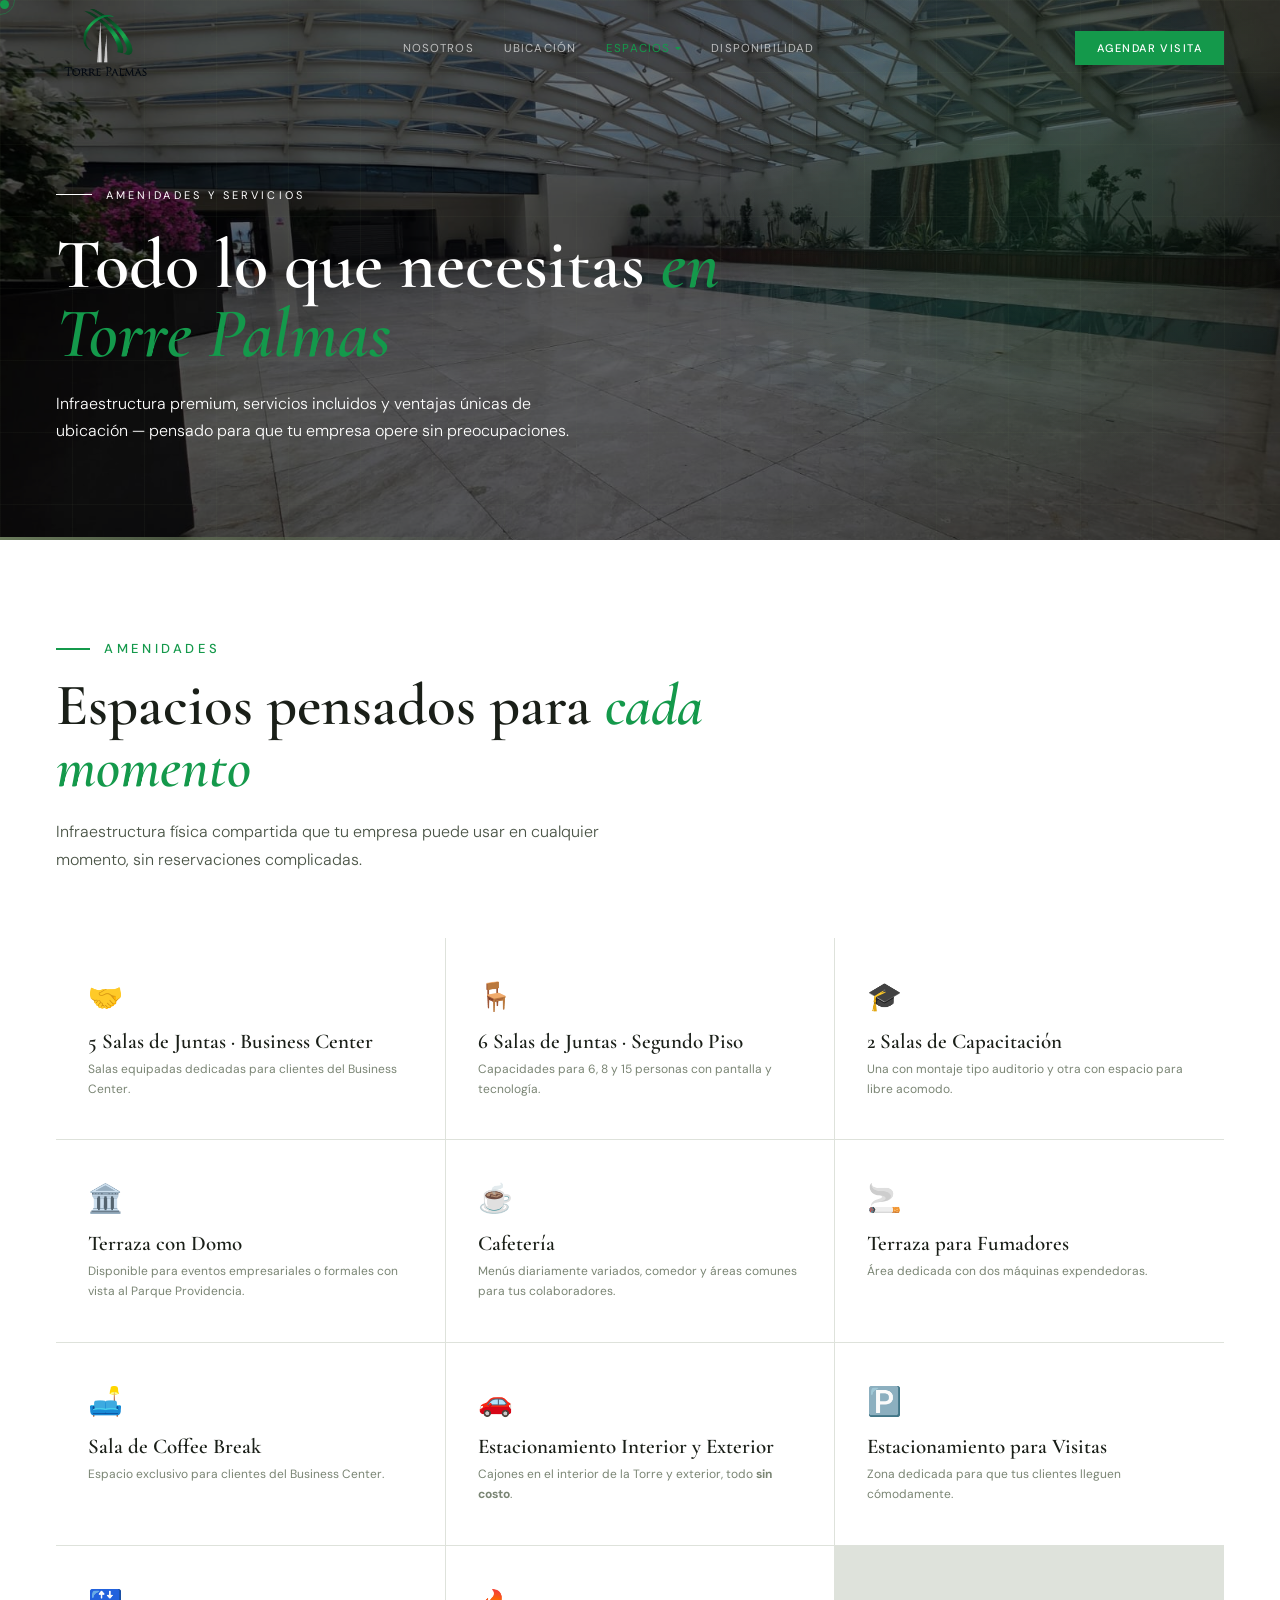
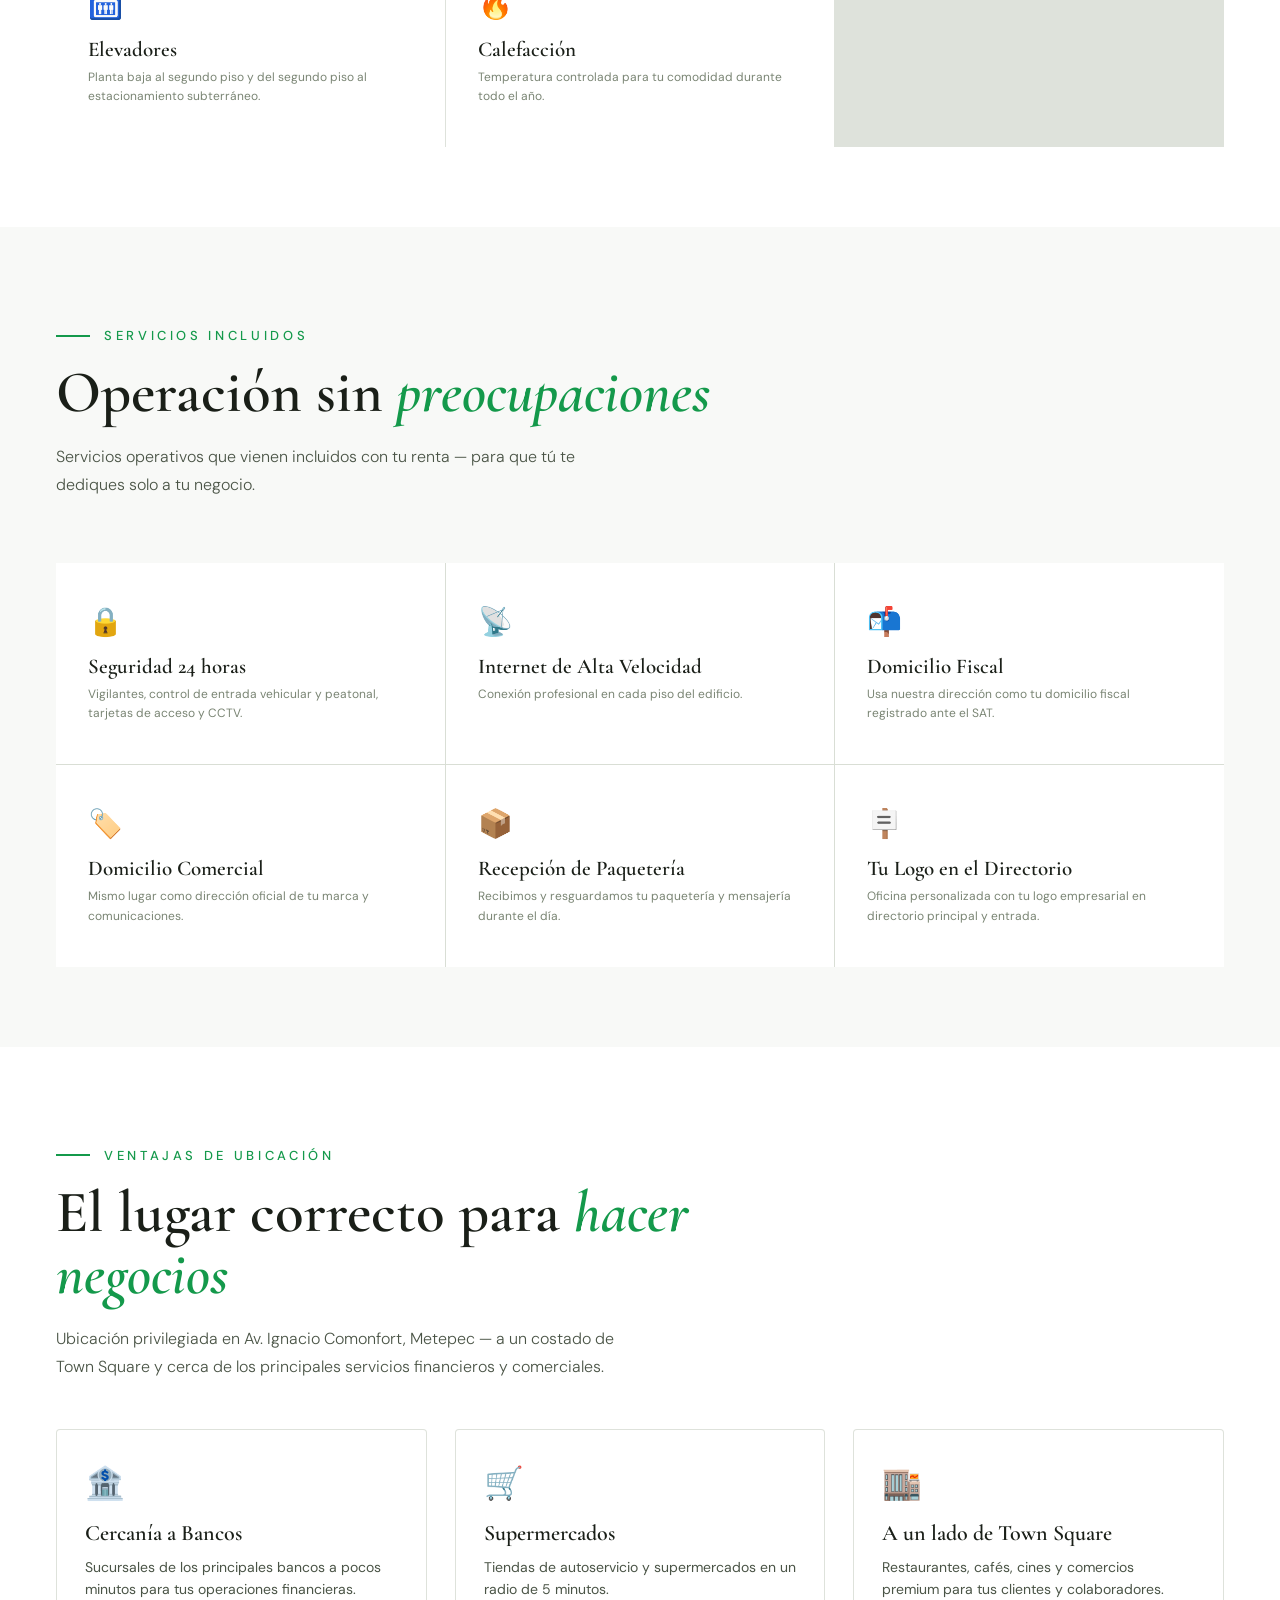
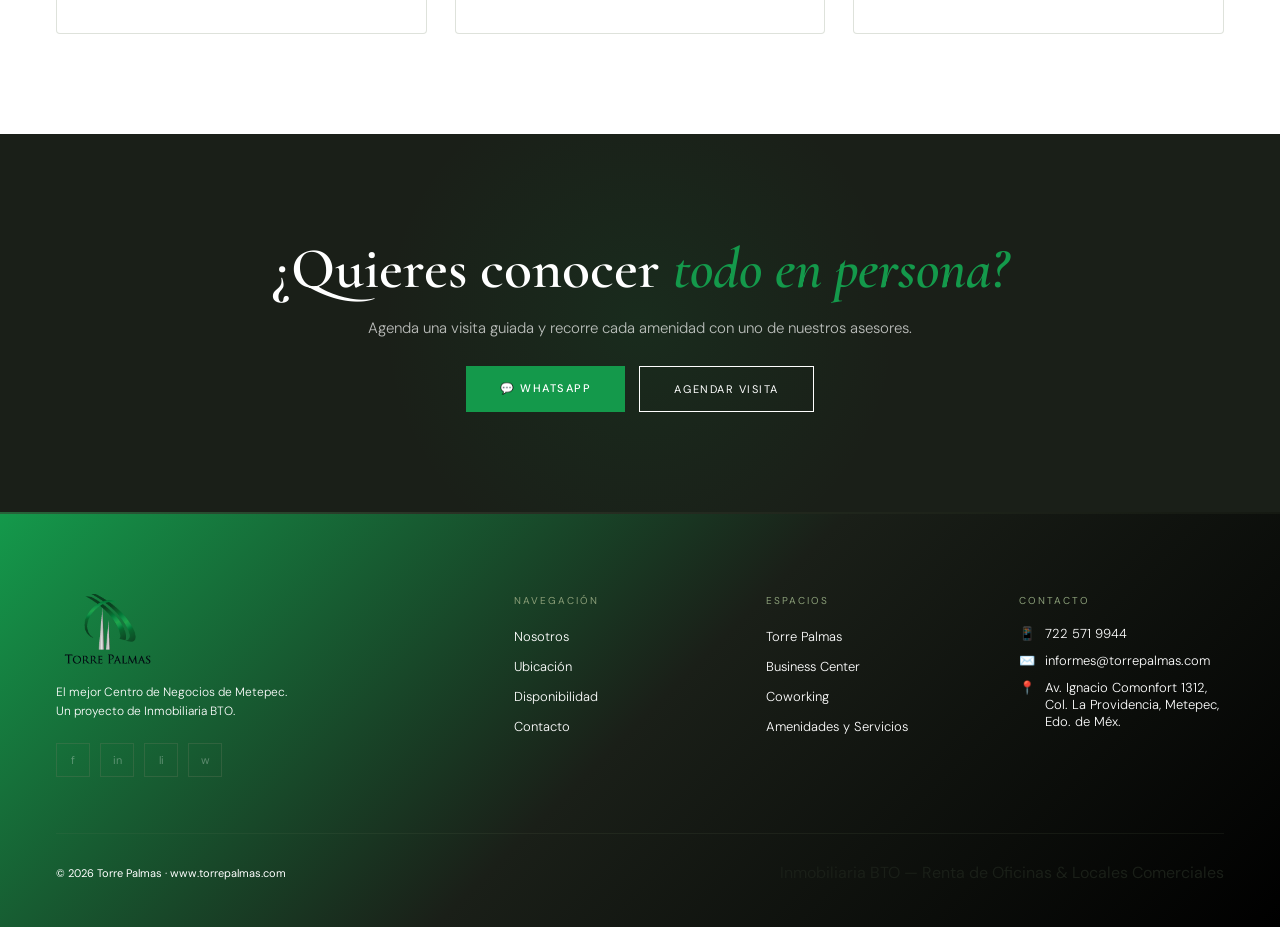
<file: amenidades.html>
<!DOCTYPE html>
<html lang="es">
<head>
  <meta charset="UTF-8">
  <meta name="viewport" content="width=device-width, initial-scale=1.0">
  <title>Amenidades y Servicios — Torre Palmas | Centro de Negocios Metepec</title>
  <meta name="description" content="Conoce todas las amenidades y servicios incluidos en Torre Palmas: 11 salas de juntas, 2 de capacitación, terraza con domo, cafetería, seguridad 24h, internet alta velocidad y más.">
  <meta name="keywords" content="amenidades centro de negocios Metepec, servicios oficinas Metepec, salas de juntas Metepec, terraza eventos Metepec, estacionamiento Torre Palmas">
  <meta name="robots" content="index, follow">
  <meta name="theme-color" content="#14994b">
  <link rel="canonical" href="https://torrepalmas.com/amenidades.html">

  <!-- Open Graph -->
  <meta property="og:title" content="Amenidades y Servicios — Torre Palmas Metepec">
  <meta property="og:description" content="Todas las amenidades y servicios incluidos en Torre Palmas — el centro de negocios premium de Metepec.">
  <meta property="og:image" content="https://torrepalmas.com/images/all%20inclusive.jpeg">
  <meta property="og:url" content="https://torrepalmas.com/amenidades.html">
  <meta property="og:type" content="website">
  <meta property="og:site_name" content="Torre Palmas">
  <meta property="og:locale" content="es_MX">

  <!-- Twitter Card -->
  <meta name="twitter:card" content="summary_large_image">
  <meta name="twitter:title" content="Amenidades y Servicios — Torre Palmas">
  <meta name="twitter:description" content="Todas las amenidades y servicios incluidos en Torre Palmas Metepec.">
  <meta name="twitter:image" content="https://torrepalmas.com/images/all%20inclusive.jpeg">

  <!-- JSON-LD -->
  <script type="application/ld+json">
  {
    "@context": "https://schema.org",
    "@type": "WebPage",
    "name": "Amenidades y Servicios — Torre Palmas",
    "url": "https://torrepalmas.com/amenidades.html",
    "description": "Listado completo de amenidades, servicios y ventajas competitivas de Torre Palmas Metepec.",
    "about": { "@type": "LocalBusiness", "@id": "https://torrepalmas.com/#business", "name": "Torre Palmas" }
  }
  </script>

  <link rel="preconnect" href="https://fonts.googleapis.com">
  <link href="https://fonts.googleapis.com/css2?family=Cormorant+Garamond:ital,wght@0,300;0,400;0,600;1,300;1,400&family=DM+Sans:opsz,wght@9..40,300;9..40,400;9..40,500&display=swap" rel="stylesheet">
  <link rel="stylesheet" href="css/styles.css">
  <style>
    /* Hero */
    .product-page-hero { min-height: 60vh; position: relative; overflow: hidden; display: flex; flex-direction: column; justify-content: flex-end; padding: 72px 56px 96px; color: white; }
    .hero-bg { position: absolute; top: 0; left: 0; width: 100%; height: 100%; overflow: hidden; z-index: 0; }
    .hero-bg::before { content: ''; position: absolute; inset: 0; background-image: url('images/portada%20amenidades.jpeg'); background-size: cover; background-position: center; z-index: 1; }
    .hero-bg::after { content: ''; position: absolute; inset: 0; background: rgba(0, 0, 0, 0.55); z-index: 2; }
    .hero-grid { position: absolute; inset: 0; background-image: linear-gradient(rgba(107,124,92,0.07) 1px, transparent 1px), linear-gradient(90deg, rgba(107,124,92,0.07) 1px, transparent 1px); background-size: 72px 72px; z-index: 2; }
    .hero-glow { position: absolute; top: -120px; right: -60px; width: 640px; height: 640px; background: radial-gradient(circle, rgba(20,153,75,0.13) 0%, transparent 68%); pointer-events: none; z-index: 2; }
    .hero-olive-accent { position: absolute; bottom: 0; left: 0; width: 40%; height: 3px; background: linear-gradient(to right, var(--olive), transparent); z-index: 3; }
    .hero-content { position: relative; z-index: 3; max-width: 720px; }
    .product-page-hero .hero-eyebrow { display: flex; align-items: center; gap: 14px; font-size: 11px; letter-spacing: 0.28em; text-transform: uppercase; color: white; margin-bottom: 28px; }
    .product-page-hero .hero-eyebrow::before { content: ''; display: block; width: 36px; height: 1px; background: white; }
    .product-page-hero .hero-h1 { font-family: 'Cormorant Garamond', serif; font-size: clamp(44px, 5.5vw, 80px); font-weight: 600; line-height: 0.98; margin-bottom: 22px; color: white; }
    .product-page-hero .hero-h1 em { font-style: italic; color: var(--green); }
    .product-page-hero .hero-sub { font-size: 16px; font-weight: 300; line-height: 1.7; max-width: 540px; opacity: 0.95; }

    /* CTA */
    .cta-section { padding: 100px 56px; background: var(--ink); text-align: center; position: relative; overflow: hidden; }
    .cta-section::before { content: ''; position: absolute; top: 50%; left: 50%; transform: translate(-50%, -50%); width: 520px; height: 520px; background: radial-gradient(circle, rgba(20,153,75,0.1) 0%, transparent 70%); }
    .cta-section > * { position: relative; z-index: 2; }
    .cta-title { font-family: 'Cormorant Garamond', serif; font-size: clamp(30px, 4.5vw, 60px); font-weight: 600; color: white; margin-bottom: 14px; }
    .cta-title em { font-style: italic; color: var(--green); }
    .cta-text { font-size: 15px; color: rgba(255,255,255,0.7); margin-bottom: 28px; }
    .cta-actions { display: flex; gap: 14px; justify-content: center; flex-wrap: wrap; }

    /* Vista de ventajas (location) */
    .ventajas-grid { display: grid; grid-template-columns: repeat(3, 1fr); gap: 28px; margin-top: 48px; }
    .ventaja-card { padding: 32px 28px; background: white; border: 1px solid var(--olive-border); border-radius: 4px; transition: transform 0.3s, box-shadow 0.3s, border-color 0.3s; }
    .ventaja-card:hover { transform: translateY(-4px); box-shadow: 0 14px 32px rgba(20,153,75,0.10); border-color: var(--green); }
    .ventaja-icon { font-size: 32px; margin-bottom: 16px; }
    .ventaja-title { font-family: 'Cormorant Garamond', serif; font-size: 22px; font-weight: 600; color: var(--ink); margin-bottom: 10px; line-height: 1.2; }
    .ventaja-desc { font-size: 14px; color: var(--ink-mid); line-height: 1.6; }

    @media (max-width: 768px) {
      nav { padding: 0 22px; }
      .nav-links, .nav-cta { display: none; }
      .hamburger { display: flex; }
      .product-page-hero { padding: 80px 22px; min-height: auto; }
      .section-light, .section-surface, .section-olive { padding: 80px 22px; }
      .ventajas-grid { grid-template-columns: 1fr; gap: 18px; }
      .cta-section { padding: 80px 22px; }
    }
  </style>
</head>
<body>

<div class="cursor" id="cursor"></div>
<div class="cursor-ring" id="cursorRing"></div>

<!-- NAV -->
<nav id="nav" class="light">
  <a href="index.html" class="nav-logo"><img src="images/logotipo-torre-palmas.png" alt="Torre Palmas" style="object-fit: contain;"></a>
  <ul class="nav-links">
    <li><a href="nosotros.html" class="nav-link" data-page="nosotros">Nosotros</a></li>
    <li><a href="ubicacion.html" class="nav-link" data-page="ubicacion">Ubicación</a></li>
    <li id="dropLi">
      <button class="nav-drop-btn nav-link active" id="dropBtn" data-page="espacios" onclick="toggleDrop();return false;">
        Espacios <span class="caret"></span>
      </button>
      <div class="nav-dropdown" id="navDropdown">
        <a href="torre-palmas.html"><span class="dd-icon">🏢</span>Torre Palmas</a>
        <div class="nav-dropdown-divider"></div>
        <a href="business-center.html"><span class="dd-icon">💼</span>Business Center</a>
        <div class="nav-dropdown-divider"></div>
        <a href="coworking.html"><span class="dd-icon">🤝</span>Coworking</a>
        <div class="nav-dropdown-divider"></div>
        <a href="amenidades.html"><span class="dd-icon">✨</span>Amenidades y Servicios</a>
      </div>
    </li>
    <li><a href="disponibilidad.html" class="nav-link" data-page="disponibilidad">Disponibilidad</a></li>
  </ul>
  <a href="contacto.html" class="nav-cta" style="text-decoration:none">Agendar Visita</a>
  <button class="hamburger" onclick="toggleMobileNav()" id="hamburger"><span></span><span></span><span></span></button>
</nav>

<div class="mobile-nav" id="mobileNav">
  <button class="mobile-nav-close" onclick="toggleMobileNav()" aria-label="Cerrar menú">&times;</button>
  <a href="nosotros.html">Nosotros</a>
  <a href="ubicacion.html">Ubicación</a>
  <div class="mobile-nav-section">
    <button class="mobile-nav-toggle" onclick="toggleMobileServiceMenu()">Espacios <span id="serviceCaretMobile">▼</span></button>
    <div class="mobile-nav-submenu" id="mobileServiceMenu">
      <a href="torre-palmas.html">Torre Palmas</a>
      <a href="business-center.html">Business Center</a>
      <a href="coworking.html">Coworking</a>
      <a href="amenidades.html">Amenidades y Servicios</a>
    </div>
  </div>
  <a href="disponibilidad.html">Disponibilidad</a>
  <a href="contacto.html">Contacto</a>
</div>

<!-- HERO -->
<div class="product-page-hero">
  <div class="hero-bg"></div>
  <div class="hero-grid"></div>
  <div class="hero-glow"></div>
  <div class="hero-olive-accent"></div>
  <div class="hero-content">
    <p class="hero-eyebrow">Amenidades y Servicios</p>
    <h1 class="hero-h1">Todo lo que necesitas <em>en Torre Palmas</em></h1>
    <p class="hero-sub">Infraestructura premium, servicios incluidos y ventajas únicas de ubicación — pensado para que tu empresa opere sin preocupaciones.</p>
  </div>
</div>

<!-- AMENIDADES (espacios físicos) -->
<div class="section-light" style="padding-top:100px;padding-bottom:80px">
  <p class="section-label">Amenidades</p>
  <h2 class="section-title">Espacios pensados para <em>cada momento</em></h2>
  <p class="section-body">Infraestructura física compartida que tu empresa puede usar en cualquier momento, sin reservaciones complicadas.</p>

  <div class="amenidades-grid">
    <div class="amenidad-item"><div class="amenidad-icon">🤝</div><div class="amenidad-title">5 Salas de Juntas · Business Center</div><div class="amenidad-desc">Salas equipadas dedicadas para clientes del Business Center.</div></div>
    <div class="amenidad-item"><div class="amenidad-icon">🪑</div><div class="amenidad-title">6 Salas de Juntas · Segundo Piso</div><div class="amenidad-desc">Capacidades para 6, 8 y 15 personas con pantalla y tecnología.</div></div>
    <div class="amenidad-item"><div class="amenidad-icon">🎓</div><div class="amenidad-title">2 Salas de Capacitación</div><div class="amenidad-desc">Una con montaje tipo auditorio y otra con espacio para libre acomodo.</div></div>
    <div class="amenidad-item"><div class="amenidad-icon">🏛️</div><div class="amenidad-title">Terraza con Domo</div><div class="amenidad-desc">Disponible para eventos empresariales o formales con vista al Parque Providencia.</div></div>
    <div class="amenidad-item"><div class="amenidad-icon">☕</div><div class="amenidad-title">Cafetería</div><div class="amenidad-desc">Menús diariamente variados, comedor y áreas comunes para tus colaboradores.</div></div>
    <div class="amenidad-item"><div class="amenidad-icon">🚬</div><div class="amenidad-title">Terraza para Fumadores</div><div class="amenidad-desc">Área dedicada con dos máquinas expendedoras.</div></div>
    <div class="amenidad-item"><div class="amenidad-icon">🛋️</div><div class="amenidad-title">Sala de Coffee Break</div><div class="amenidad-desc">Espacio exclusivo para clientes del Business Center.</div></div>
    <div class="amenidad-item"><div class="amenidad-icon">🚗</div><div class="amenidad-title">Estacionamiento Interior y Exterior</div><div class="amenidad-desc">Cajones en el interior de la Torre y exterior, todo <strong>sin costo</strong>.</div></div>
    <div class="amenidad-item"><div class="amenidad-icon">🅿️</div><div class="amenidad-title">Estacionamiento para Visitas</div><div class="amenidad-desc">Zona dedicada para que tus clientes lleguen cómodamente.</div></div>
    <div class="amenidad-item"><div class="amenidad-icon">🛗</div><div class="amenidad-title">Elevadores</div><div class="amenidad-desc">Planta baja al segundo piso y del segundo piso al estacionamiento subterráneo.</div></div>
    <div class="amenidad-item"><div class="amenidad-icon">🔥</div><div class="amenidad-title">Calefacción</div><div class="amenidad-desc">Temperatura controlada para tu comodidad durante todo el año.</div></div>
  </div>
</div>

<!-- SERVICIOS (operativos / incluidos) -->
<div class="section-surface" style="padding-top:100px;padding-bottom:80px">
  <p class="section-label">Servicios Incluidos</p>
  <h2 class="section-title">Operación sin <em>preocupaciones</em></h2>
  <p class="section-body">Servicios operativos que vienen incluidos con tu renta — para que tú te dediques solo a tu negocio.</p>

  <div class="amenidades-grid">
    <div class="amenidad-item"><div class="amenidad-icon">🔒</div><div class="amenidad-title">Seguridad 24 horas</div><div class="amenidad-desc">Vigilantes, control de entrada vehicular y peatonal, tarjetas de acceso y CCTV.</div></div>
    <div class="amenidad-item"><div class="amenidad-icon">📡</div><div class="amenidad-title">Internet de Alta Velocidad</div><div class="amenidad-desc">Conexión profesional en cada piso del edificio.</div></div>
    <div class="amenidad-item"><div class="amenidad-icon">📬</div><div class="amenidad-title">Domicilio Fiscal</div><div class="amenidad-desc">Usa nuestra dirección como tu domicilio fiscal registrado ante el SAT.</div></div>
    <div class="amenidad-item"><div class="amenidad-icon">🏷️</div><div class="amenidad-title">Domicilio Comercial</div><div class="amenidad-desc">Mismo lugar como dirección oficial de tu marca y comunicaciones.</div></div>
    <div class="amenidad-item"><div class="amenidad-icon">📦</div><div class="amenidad-title">Recepción de Paquetería</div><div class="amenidad-desc">Recibimos y resguardamos tu paquetería y mensajería durante el día.</div></div>
    <div class="amenidad-item"><div class="amenidad-icon">🪧</div><div class="amenidad-title">Tu Logo en el Directorio</div><div class="amenidad-desc">Oficina personalizada con tu logo empresarial en directorio principal y entrada.</div></div>
  </div>
</div>

<!-- VENTAJAS DE UBICACIÓN -->
<div class="section-light" style="padding-top:100px;padding-bottom:100px">
  <p class="section-label">Ventajas de Ubicación</p>
  <h2 class="section-title">El lugar correcto para <em>hacer negocios</em></h2>
  <p class="section-body">Ubicación privilegiada en Av. Ignacio Comonfort, Metepec — a un costado de Town Square y cerca de los principales servicios financieros y comerciales.</p>

  <div class="ventajas-grid">
    <div class="ventaja-card">
      <div class="ventaja-icon">🏦</div>
      <div class="ventaja-title">Cercanía a Bancos</div>
      <div class="ventaja-desc">Sucursales de los principales bancos a pocos minutos para tus operaciones financieras.</div>
    </div>
    <div class="ventaja-card">
      <div class="ventaja-icon">🛒</div>
      <div class="ventaja-title">Supermercados</div>
      <div class="ventaja-desc">Tiendas de autoservicio y supermercados en un radio de 5 minutos.</div>
    </div>
    <div class="ventaja-card">
      <div class="ventaja-icon">🏬</div>
      <div class="ventaja-title">A un lado de Town Square</div>
      <div class="ventaja-desc">Restaurantes, cafés, cines y comercios premium para tus clientes y colaboradores.</div>
    </div>
  </div>
</div>

<!-- CTA -->
<div class="cta-section">
  <h2 class="cta-title">¿Quieres conocer <em>todo en persona?</em></h2>
  <p class="cta-text">Agenda una visita guiada y recorre cada amenidad con uno de nuestros asesores.</p>
  <div class="cta-actions">
    <a href="https://wa.me/527225719944" class="btn-primary" target="_blank" rel="noopener" style="text-decoration:none">💬 WhatsApp</a>
    <a href="contacto.html" class="btn-outline-white" style="text-decoration:none">Agendar Visita</a>
  </div>
</div>

<!-- FOOTER -->
<footer>
  <div class="footer-grid">
    <div>
      <div class="footer-brand-name"><img src="images/logotipo-torre-palmas.png" alt="Torre Palmas"></div>
      <p class="footer-tagline">El mejor Centro de Negocios de Metepec.<br>Un proyecto de Inmobiliaria BTO.</p>
      <div class="footer-social">
        <a href="#" class="social-btn">f</a><a href="#" class="social-btn">in</a><a href="#" class="social-btn">li</a><a href="#" class="social-btn">w</a>
      </div>
    </div>
    <div>
      <p class="footer-col-title">Navegación</p>
      <ul class="footer-links">
        <li><a href="nosotros.html">Nosotros</a></li>
        <li><a href="ubicacion.html">Ubicación</a></li>
        <li><a href="disponibilidad.html">Disponibilidad</a></li>
        <li><a href="contacto.html">Contacto</a></li>
      </ul>
    </div>
    <div>
      <p class="footer-col-title">Espacios</p>
      <ul class="footer-links">
        <li><a href="torre-palmas.html">Torre Palmas</a></li>
        <li><a href="business-center.html">Business Center</a></li>
        <li><a href="coworking.html">Coworking</a></li>
        <li><a href="amenidades.html">Amenidades y Servicios</a></li>
      </ul>
    </div>
    <div>
      <p class="footer-col-title">Contacto</p>
      <div class="footer-contact-item"><span>📱</span><span>722 571 9944</span></div>
      <div class="footer-contact-item"><span>✉️</span><span>informes@torrepalmas.com</span></div>
      <div class="footer-contact-item"><span>📍</span><span>Av. Ignacio Comonfort 1312, Col. La Providencia, Metepec, Edo. de Méx.</span></div>
    </div>
  </div>
  <div class="footer-bottom">
    <p class="footer-copy">© 2026 Torre Palmas · www.torrepalmas.com</p>
    <p class="footer-by">Inmobiliaria <span>BTO</span> — Renta de Oficinas &amp; Locales Comerciales</p>
  </div>
</footer>

<script src="js/scripts.js"></script>
<script>
  document.addEventListener('DOMContentLoaded', () => {
    loadHeader();
  });
</script>
</body>
</html>
</file>
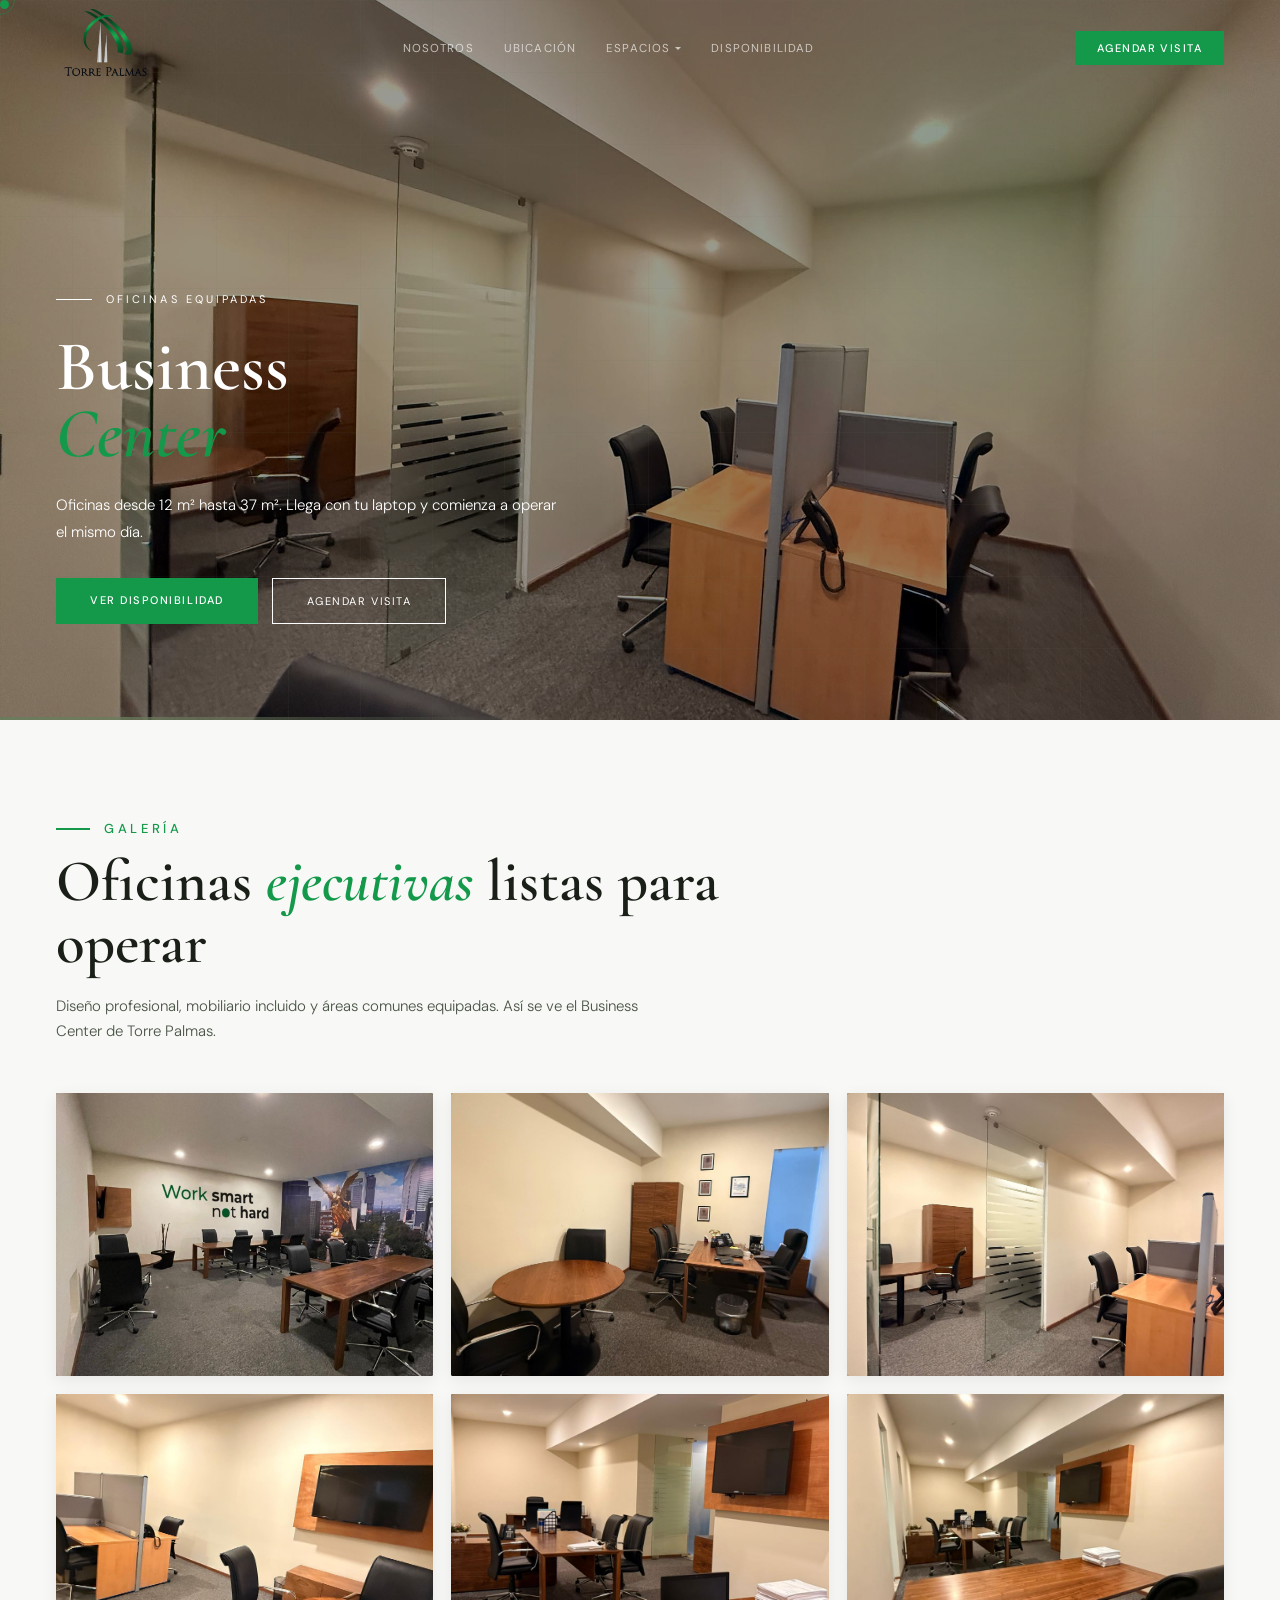
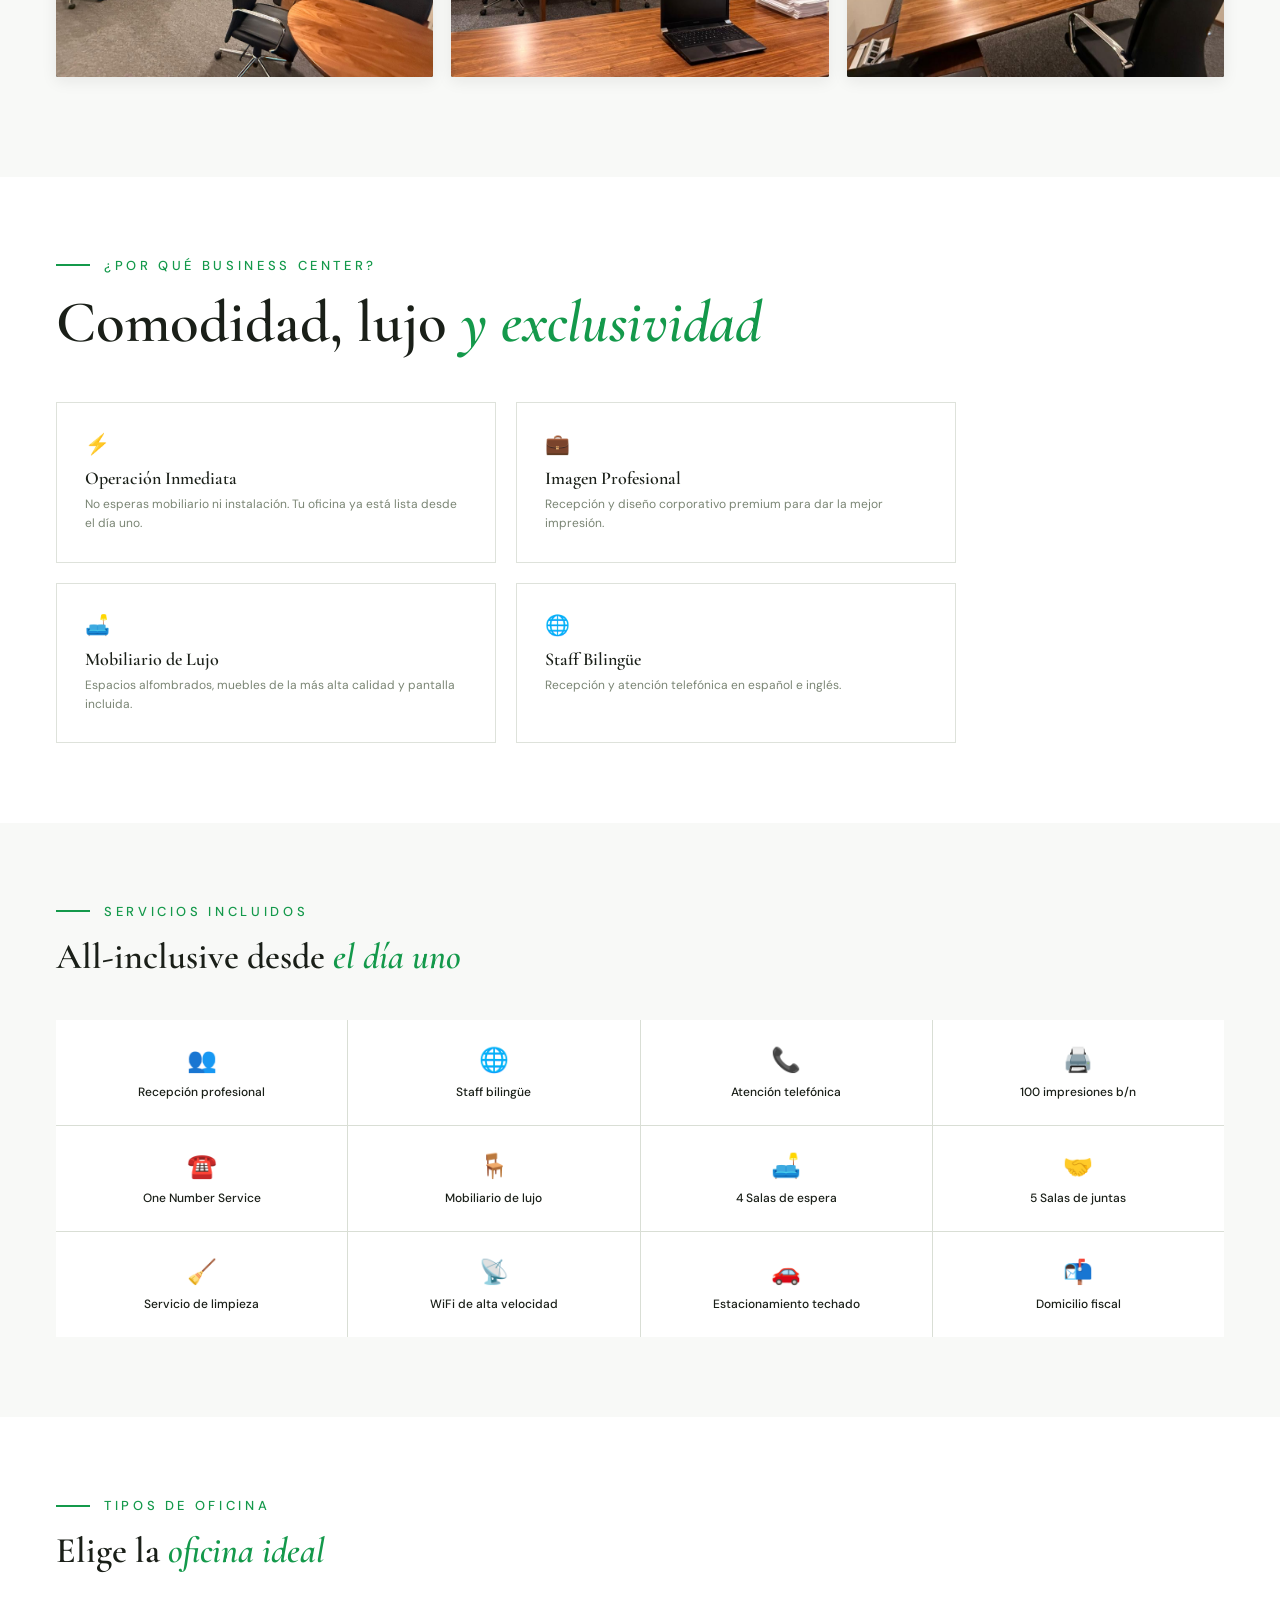
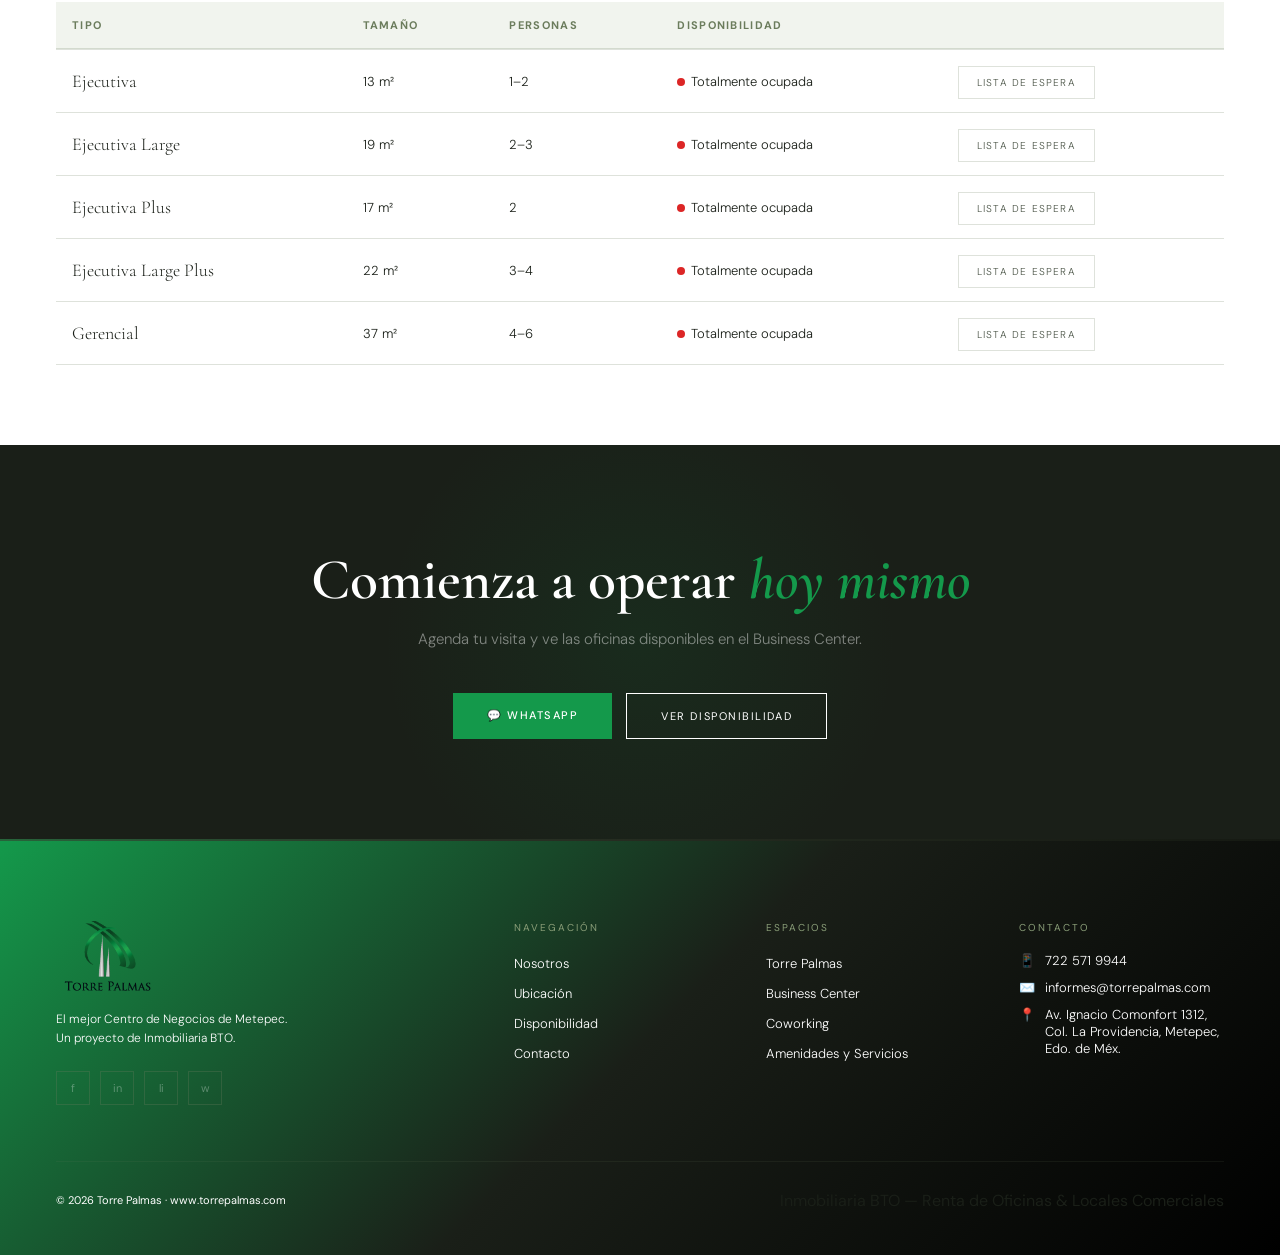
<file: business-center.html>
<!DOCTYPE html>
<html lang="es">
<head>
  <meta charset="UTF-8">
  <meta name="viewport" content="width=device-width, initial-scale=1.0">
  <title>Business Center Metepec — Oficinas Equipadas desde 12 m² | Torre Palmas</title>
  <meta name="description" content="Oficinas ejecutivas equipadas en Metepec desde 12 hasta 37 m². Domicilio fiscal incluido, mobiliario, WiFi y áreas comunes. Llega con tu laptop y opera hoy.">
  <meta name="keywords" content="business center Metepec, oficinas equipadas Metepec, oficinas amuebladas Metepec, domicilio fiscal Metepec, oficinas ejecutivas Metepec, salas de juntas Metepec">
  <meta name="robots" content="index, follow">
  <meta name="theme-color" content="#14994b">
  <link rel="canonical" href="https://torrepalmas.com/business-center.html">

  <!-- Open Graph -->
  <meta property="og:title" content="Business Center Metepec — Oficinas Equipadas | Torre Palmas">
  <meta property="og:description" content="Oficinas ejecutivas desde 12 m². Domicilio fiscal incluido. Llega con tu laptop y opera el mismo día.">
  <meta property="og:image" content="https://torrepalmas.com/images/bussynes%20center.jpeg">
  <meta property="og:url" content="https://torrepalmas.com/business-center.html">
  <meta property="og:type" content="website">
  <meta property="og:site_name" content="Torre Palmas">
  <meta property="og:locale" content="es_MX">

  <!-- Twitter Card -->
  <meta name="twitter:card" content="summary_large_image">
  <meta name="twitter:title" content="Business Center Metepec — Torre Palmas">
  <meta name="twitter:description" content="Oficinas ejecutivas equipadas desde 12 m² con domicilio fiscal incluido.">
  <meta name="twitter:image" content="https://torrepalmas.com/images/bussynes%20center.jpeg">

  <!-- JSON-LD: Service + FAQPage -->
  <script type="application/ld+json">
  {
    "@context": "https://schema.org",
    "@graph": [
      {
        "@type": "Service",
        "@id": "https://torrepalmas.com/business-center.html#service",
        "name": "Business Center Torre Palmas",
        "serviceType": "Renta de oficinas ejecutivas equipadas",
        "provider": {
          "@type": "LocalBusiness",
          "name": "Torre Palmas",
          "telephone": "+52-722-571-9944",
          "address": {
            "@type": "PostalAddress",
            "streetAddress": "Av. Ignacio Comonfort 1312",
            "addressLocality": "Metepec",
            "addressRegion": "Estado de México",
            "addressCountry": "MX"
          }
        },
        "areaServed": [
          { "@type": "City", "name": "Metepec" },
          { "@type": "City", "name": "Toluca" }
        ],
        "description": "Oficinas ejecutivas equipadas y amuebladas en Metepec desde 12 hasta 37 m². Incluye domicilio fiscal, mobiliario, WiFi y acceso a áreas comunes."
      },
      {
        "@type": "FAQPage",
        "mainEntity": [
          {
            "@type": "Question",
            "name": "¿Qué incluye una oficina del Business Center?",
            "acceptedAnswer": {
              "@type": "Answer",
              "text": "Mobiliario completo, WiFi de alta velocidad, recepción profesional, acceso a salas de juntas, domicilio fiscal y comercial, servicios de limpieza y vigilancia 24/7."
            }
          },
          {
            "@type": "Question",
            "name": "¿Desde qué tamaño hay oficinas disponibles?",
            "acceptedAnswer": {
              "@type": "Answer",
              "text": "Las oficinas ejecutivas del Business Center van desde 12 m² (para 1–2 personas) hasta 37 m² (para 4–6 personas). Hay categorías Ejecutiva, Ejecutiva Plus, Ejecutiva Large, Corporativa y Gerencial."
            }
          },
          {
            "@type": "Question",
            "name": "¿Puedo usar la dirección como domicilio fiscal?",
            "acceptedAnswer": {
              "@type": "Answer",
              "text": "Sí. La renta del Business Center incluye el uso de la dirección como domicilio fiscal y comercial registrado ante el SAT."
            }
          },
          {
            "@type": "Question",
            "name": "¿En cuánto tiempo puedo empezar a operar?",
            "acceptedAnswer": {
              "@type": "Answer",
              "text": "Las oficinas están listas para usarse desde el primer día. Solo necesitas traer tu laptop y empezar a trabajar."
            }
          }
        ]
      }
    ]
  }
  </script>

  <link rel="preconnect" href="https://fonts.googleapis.com">
  <link href="https://fonts.googleapis.com/css2?family=Cormorant+Garamond:ital,wght@0,300;0,400;0,600;1,300;1,400&family=DM+Sans:opsz,wght@9..40,300;9..40,400;9..40,500&display=swap" rel="stylesheet">
  <link rel="stylesheet" href="css/styles.css">
  <style>
    .product-page-hero { min-height: 80vh; position: relative; overflow: hidden; display: flex; flex-direction: column; justify-content: flex-end; padding: 72px 56px 96px; color: white; }
    .hero-bg { position: absolute; top: 0; left: 0; width: 100%; height: 100%; overflow: hidden; z-index: 0; }
    .hero-bg::before { content: ''; position: absolute; inset: 0; background-image: url('images/bussynes center.jpeg'); background-size: cover; background-position: center; z-index: 1; }
    .hero-bg::after { content: ''; position: absolute; inset: 0; background: rgba(0, 0, 0, 0.4); z-index: 2; }
    .hero-grid { position: absolute; inset: 0; background-image: linear-gradient(rgba(107,124,92,0.07) 1px, transparent 1px), linear-gradient(90deg, rgba(107,124,92,0.07) 1px, transparent 1px); background-size: 72px 72px; z-index: 2; }
    .hero-glow { position: absolute; top: -120px; right: -60px; width: 640px; height: 640px; background: radial-gradient(circle, rgba(20,153,75,0.13) 0%, transparent 68%); pointer-events: none; z-index: 2; }
    .hero-olive-accent { position: absolute; bottom: 0; left: 0; width: 40%; height: 3px; background: linear-gradient(to right, var(--olive), transparent); z-index: 3; }
    .hero-content { position: relative; z-index: 3; max-width: 600px; }
    .product-page-hero .hero-eyebrow { display: flex; align-items: center; gap: 14px; font-size: 11px; letter-spacing: 0.28em; text-transform: uppercase; color: white; margin-bottom: 28px; }
    .product-page-hero .hero-eyebrow::before { content: ''; display: block; width: 36px; height: 1px; background: white; }
    .product-page-hero .hero-h1 { font-family: 'Cormorant Garamond', serif; font-size: clamp(40px, 5.5vw, 72px); font-weight: 600; line-height: 0.95; margin-bottom: 24px; }
    .product-page-hero .hero-sub { font-size: 15px; font-weight: 300; line-height: 1.8; max-width: 500px; margin-bottom: 32px; opacity: 0.95; }
    .product-page-hero .hero-actions { display: flex; gap: 14px; flex-wrap: wrap; }
    .why-grid { display: grid; grid-template-columns: repeat(2, 1fr); gap: 20px; }
    .why-item { padding: 28px; border: 1px solid var(--olive-border); background: white; transition: border-color 0.3s, box-shadow 0.3s, background 0.3s, color 0.3s; }
    .why-item:hover { border-color: var(--green); box-shadow: 0 8px 24px rgba(20,153,75,0.07); background: var(--green); color: white; }
    .why-item:hover .why-item-title, .why-item:hover .why-item-text { color: white; }
    .why-icon { font-size: 20px; margin-bottom: 10px; }
    .why-item-title { font-family: 'Cormorant Garamond', serif; font-size: 18px; font-weight: 600; color: var(--ink); margin-bottom: 6px; }
    .why-item-text { font-size: 12px; color: var(--ink-low); line-height: 1.6; }
    .services-grid { display: grid; grid-template-columns: repeat(4, 1fr); gap: 1px; background: var(--olive-border); }
    .service-item { padding: 24px; background: white; display: flex; flex-direction: column; align-items: center; text-align: center; gap: 8px; }
    .service-icon { font-size: 24px; display: block; }
    .service-text { font-size: 12px; font-weight: 500; color: var(--ink); }
    .office-table { width: 100%; border-collapse: collapse; margin-top: 32px; }
    .office-table th { text-align: left; padding: 16px; background: var(--olive-pale); font-size: 11px; letter-spacing: 0.12em; text-transform: uppercase; color: var(--olive); border-bottom: 2px solid var(--olive-border); }
    .office-table td { padding: 20px 16px; border-bottom: 1px solid var(--olive-border); font-size: 13px; color: var(--ink); }
    .office-table tr:hover { background: var(--surface); }
    .status-dot { display: inline-block; width: 8px; height: 8px; background: var(--green); border-radius: 50%; margin-right: 6px; }
    .status-dot.yellow { background: #eab308; }
    .status-dot.red { background: #dc2626; }
    .btn-sm-green { background: var(--green); color: white; padding: 8px 16px; font-size: 11px; font-weight: 500; letter-spacing: 0.12em; text-transform: uppercase; border: none; cursor: pointer; font-family: 'DM Sans', sans-serif; transition: filter 0.25s; }
    .btn-sm-green:hover { filter: brightness(1.08); }
    .cta-section { padding: 100px 56px; background: var(--ink); text-align: center; position: relative; overflow: hidden; }
    .cta-section::before { content: ''; position: absolute; top: 50%; left: 50%; transform: translate(-50%, -50%); width: 520px; height: 520px; background: radial-gradient(circle, rgba(20,153,75,0.1) 0%, transparent 70%); }
    .cta-section > * { position: relative; z-index: 2; }
    .cta-title { font-family: 'Cormorant Garamond', serif; font-size: clamp(30px, 4.5vw, 66px); font-weight: 600; color: white; margin-bottom: 14px; }
    .cta-title em { font-style: italic; color: var(--green); }
    .cta-text { font-size: 15px; font-weight: 300; color: rgba(255, 255, 255, 0.45); margin-bottom: 44px; }
    .cta-actions { display: flex; gap: 14px; justify-content: center; flex-wrap: wrap; }
    @media (max-width: 768px) {
      nav { padding: 0 22px; }
      .hamburger { display: flex; }
      .nav-links, .nav-cta { display: none; }
      .product-page-hero { padding: 80px 22px; min-height: auto; }
      .section-light, .section-surface { padding: 80px 22px; }
      .services-grid { grid-template-columns: 1fr; }
      .cta-section { padding: 80px 22px; }
      .section-light[style*="grid-template-columns"] { grid-template-columns: 1fr !important; gap: 40px !important; }
      .office-table { font-size: 12px; }
      .office-table th, .office-table td { padding: 12px 8px; }
      .office-table th { font-size: 9px; }
      .office-table td:nth-child(3), .office-table th:nth-child(3) { display: none; }
    }
  </style>
</head>
<body>

<div class="cursor" id="cursor"></div>
<div class="cursor-ring" id="cursorRing"></div>

<!-- NAV -->
<nav id="nav">
  <a href="index.html" class="nav-logo"><img src="images/logotipo-torre-palmas.png" alt="Torre Palmas" style="object-fit: contain;"></a>
  <ul class="nav-links">
    <li><a href="nosotros.html" class="nav-link" data-page="nosotros">Nosotros</a></li>
    <li><a href="ubicacion.html" class="nav-link" data-page="ubicacion">Ubicación</a></li>
    <li id="dropLi">
      <button class="nav-drop-btn nav-link" id="dropBtn" data-page="espacios" onclick="toggleDrop();return false;">
        Espacios <span class="caret"></span>
      </button>
      <div class="nav-dropdown" id="navDropdown">
        <a href="torre-palmas.html"><span class="dd-icon">🏢</span>Torre Palmas</a>
        <div class="nav-dropdown-divider"></div>
        <a href="business-center.html"><span class="dd-icon">💼</span>Business Center</a>
        <div class="nav-dropdown-divider"></div>
        <a href="coworking.html"><span class="dd-icon">🤝</span>Coworking</a>
        <div class="nav-dropdown-divider"></div>
        <a href="amenidades.html"><span class="dd-icon">✨</span>Amenidades y Servicios</a>
      </div>
    </li>
    <li><a href="disponibilidad.html" class="nav-link" data-page="disponibilidad">Disponibilidad</a></li>
  </ul>
  <a href="contacto.html" class="nav-cta" style="text-decoration:none">Agendar Visita</a>
  <button class="hamburger" onclick="toggleMobileNav()" id="hamburger"><span></span><span></span><span></span></button>
</nav>

<div class="mobile-nav" id="mobileNav">
  <button class="mobile-nav-close" onclick="toggleMobileNav()" aria-label="Cerrar menú">&times;</button>
  <a href="nosotros.html">Nosotros</a>
  <a href="ubicacion.html">Ubicación</a>
  <div class="mobile-nav-section">
    <button class="mobile-nav-toggle" onclick="toggleMobileServiceMenu()">Espacios <span id="serviceCaretMobile">▼</span></button>
    <div class="mobile-nav-submenu" id="mobileServiceMenu">
      <a href="torre-palmas.html">Torre Palmas</a>
      <a href="business-center.html">Business Center</a>
      <a href="coworking.html">Coworking</a>
      <a href="amenidades.html">Amenidades y Servicios</a>
    </div>
  </div>
  <a href="disponibilidad.html">Disponibilidad</a>
  <a href="contacto.html">Contacto</a>
</div>

<div class="product-page-hero">
  <div class="hero-bg"></div>
  <div class="hero-grid"></div>
  <div class="hero-glow"></div>
  <div class="hero-olive-accent"></div>
  <div class="hero-content">
    <p class="hero-eyebrow">Oficinas Equipadas</p>
    <h1 class="hero-h1">Business<br><em>Center</em></h1>
    <p class="hero-sub">Oficinas desde 12 m² hasta 37 m². Llega con tu laptop y comienza a operar el mismo día.</p>
    <div class="hero-actions">
      <a href="disponibilidad.html" class="btn-primary" style="text-decoration:none">Ver Disponibilidad</a>
      <a href="contacto.html" class="btn-outline-white" style="text-decoration:none">Agendar Visita</a>
    </div>
  </div>
</div>

<section class="gallery-section">
  <div class="gallery-header">
    <p class="section-label">Galería</p>
    <h2 class="section-title">Oficinas <em>ejecutivas</em> listas para operar</h2>
    <p class="section-body">Diseño profesional, mobiliario incluido y áreas comunes equipadas. Así se ve el Business Center de Torre Palmas.</p>
  </div>
  <div class="gallery-grid">
    <div class="gallery-item" data-gallery="bc"><img src="images/fotos%20para%20galerias/Bussynes%20center/1143824e-2f4b-4d69-ade5-3e145140c50a.jpg" alt="Business Center — sala de juntas Work Smart" loading="lazy"><span class="gallery-zoom">⤢</span></div>
    <div class="gallery-item" data-gallery="bc"><img src="images/fotos%20para%20galerias/Bussynes%20center/80c40ff4-5f46-4ed7-b703-3546e3113478.jpg" alt="Business Center — área ejecutiva" loading="lazy"><span class="gallery-zoom">⤢</span></div>
    <div class="gallery-item" data-gallery="bc"><img src="images/fotos%20para%20galerias/Bussynes%20center/dced043d-acf1-405f-b174-772c27f82c6e.jpg" alt="Business Center — espacios colaborativos" loading="lazy"><span class="gallery-zoom">⤢</span></div>
    <div class="gallery-item" data-gallery="bc"><img src="images/fotos%20para%20galerias/Bussynes%20center/e093c8cb-df1c-4a2e-9b71-2ba3095207ac.jpg" alt="Business Center — oficina privada" loading="lazy"><span class="gallery-zoom">⤢</span></div>
    <div class="gallery-item" data-gallery="bc"><img src="images/fotos%20para%20galerias/Bussynes%20center/a218e52b-cdfe-46ca-8303-40beb9a5458b.jpg" alt="Business Center — recepción" loading="lazy"><span class="gallery-zoom">⤢</span></div>
    <div class="gallery-item" data-gallery="bc"><img src="images/fotos%20para%20galerias/Bussynes%20center/ab916891-961c-4add-8e33-6ee838ff85fb.jpg" alt="Business Center — área común" loading="lazy"><span class="gallery-zoom">⤢</span></div>
  </div>
</section>

<div class="section-light" style="padding-top:80px;padding-bottom:80px">
  <p class="section-label">¿Por qué Business Center?</p>
  <h2 class="section-title">Comodidad, lujo <em>y exclusividad</em></h2>
  <div class="why-grid" style="margin-top:48px;max-width:900px">
    <div class="why-item"><div class="why-icon">⚡</div><div class="why-item-title">Operación Inmediata</div><div class="why-item-text">No esperas mobiliario ni instalación. Tu oficina ya está lista desde el día uno.</div></div>
    <div class="why-item"><div class="why-icon">💼</div><div class="why-item-title">Imagen Profesional</div><div class="why-item-text">Recepción y diseño corporativo premium para dar la mejor impresión.</div></div>
    <div class="why-item"><div class="why-icon">🛋️</div><div class="why-item-title">Mobiliario de Lujo</div><div class="why-item-text">Espacios alfombrados, muebles de la más alta calidad y pantalla incluida.</div></div>
    <div class="why-item"><div class="why-icon">🌐</div><div class="why-item-title">Staff Bilingüe</div><div class="why-item-text">Recepción y atención telefónica en español e inglés.</div></div>
  </div>
</div>

<div class="section-surface" style="padding-top:80px;padding-bottom:80px">
  <p class="section-label">Servicios Incluidos</p>
  <h2 class="section-title" style="font-size:36px;margin-bottom:0">All-inclusive desde <em>el día uno</em></h2>
  <div class="services-grid" style="margin-top:44px">
    <div class="service-item"><span class="service-icon">👥</span><span class="service-text">Recepción profesional</span></div>
    <div class="service-item"><span class="service-icon">🌐</span><span class="service-text">Staff bilingüe</span></div>
    <div class="service-item"><span class="service-icon">📞</span><span class="service-text">Atención telefónica</span></div>
    <div class="service-item"><span class="service-icon">🖨️</span><span class="service-text">100 impresiones b/n</span></div>
    <div class="service-item"><span class="service-icon">☎️</span><span class="service-text">One Number Service</span></div>
    <div class="service-item"><span class="service-icon">🪑</span><span class="service-text">Mobiliario de lujo</span></div>
    <div class="service-item"><span class="service-icon">🛋️</span><span class="service-text">4 Salas de espera</span></div>
    <div class="service-item"><span class="service-icon">🤝</span><span class="service-text">5 Salas de juntas</span></div>
    <div class="service-item"><span class="service-icon">🧹</span><span class="service-text">Servicio de limpieza</span></div>
    <div class="service-item"><span class="service-icon">📡</span><span class="service-text">WiFi de alta velocidad</span></div>
    <div class="service-item"><span class="service-icon">🚗</span><span class="service-text">Estacionamiento techado</span></div>
    <div class="service-item"><span class="service-icon">📬</span><span class="service-text">Domicilio fiscal</span></div>
  </div>
</div>

<div class="section-light" style="padding-top:80px;padding-bottom:80px">
  <p class="section-label">Tipos de Oficina</p>
  <h2 class="section-title" style="font-size:36px">Elige la <em>oficina ideal</em></h2>
  <table class="office-table">
    <thead><tr><th>Tipo</th><th>Tamaño</th><th>Personas</th><th>Disponibilidad</th><th></th></tr></thead>
    <tbody>
      <tr><td>Ejecutiva</td><td>13 m²</td><td>1–2</td><td><span class="status-dot red"></span>Totalmente ocupada</td><td><a href="contacto.html" class="btn-sm-olive" style="text-decoration:none">Lista de espera</a></td></tr>
      <tr><td>Ejecutiva Large</td><td>19 m²</td><td>2–3</td><td><span class="status-dot red"></span>Totalmente ocupada</td><td><a href="contacto.html" class="btn-sm-olive" style="text-decoration:none">Lista de espera</a></td></tr>
      <tr><td>Ejecutiva Plus</td><td>17 m²</td><td>2</td><td><span class="status-dot red"></span>Totalmente ocupada</td><td><a href="contacto.html" class="btn-sm-olive" style="text-decoration:none">Lista de espera</a></td></tr>
      <tr><td>Ejecutiva Large Plus</td><td>22 m²</td><td>3–4</td><td><span class="status-dot red"></span>Totalmente ocupada</td><td><a href="contacto.html" class="btn-sm-olive" style="text-decoration:none">Lista de espera</a></td></tr>
      <tr><td>Gerencial</td><td>37 m²</td><td>4–6</td><td><span class="status-dot red"></span>Totalmente ocupada</td><td><a href="contacto.html" class="btn-sm-olive" style="text-decoration:none">Lista de espera</a></td></tr>
    </tbody>
  </table>
</div>

<div class="cta-section">
  <h2 class="cta-title">Comienza a operar <em>hoy mismo</em></h2>
  <p class="cta-text">Agenda tu visita y ve las oficinas disponibles en el Business Center.</p>
  <div class="cta-actions">
    <a href="https://wa.me/527225719944" class="btn-primary" target="_blank" style="text-decoration:none">💬 WhatsApp</a>
    <a href="disponibilidad.html" class="btn-outline-white" style="text-decoration:none">Ver disponibilidad</a>
  </div>
</div>

<footer>
  <div class="footer-grid">
    <div>
      <div class="footer-brand-name"><img src="images/logotipo-torre-palmas.png" alt="Torre Palmas"></div>
      <p class="footer-tagline">El mejor Centro de Negocios de Metepec.<br>Un proyecto de Inmobiliaria BTO.</p>
      <div class="footer-social">
        <a href="#" class="social-btn">f</a><a href="#" class="social-btn">in</a><a href="#" class="social-btn">li</a><a href="#" class="social-btn">w</a>
      </div>
    </div>
    <div>
      <p class="footer-col-title">Navegación</p>
      <ul class="footer-links">
        <li><a href="nosotros.html">Nosotros</a></li>
        <li><a href="ubicacion.html">Ubicación</a></li>
        <li><a href="disponibilidad.html">Disponibilidad</a></li>
        <li><a href="contacto.html">Contacto</a></li>
      </ul>
    </div>
    <div>
      <p class="footer-col-title">Espacios</p>
      <ul class="footer-links">
        <li><a href="torre-palmas.html">Torre Palmas</a></li>
        <li><a href="business-center.html">Business Center</a></li>
        <li><a href="coworking.html">Coworking</a></li>
        <li><a href="amenidades.html">Amenidades y Servicios</a></li>
      </ul>
    </div>
    <div>
      <p class="footer-col-title">Contacto</p>
      <div class="footer-contact-item"><span>📱</span><span>722 571 9944</span></div>
      <div class="footer-contact-item"><span>✉️</span><span>informes@torrepalmas.com</span></div>
      <div class="footer-contact-item"><span>📍</span><span>Av. Ignacio Comonfort 1312, Col. La Providencia, Metepec, Edo. de Méx.</span></div>
    </div>
  </div>
  <div class="footer-bottom">
    <p class="footer-copy">© 2026 Torre Palmas · www.torrepalmas.com</p>
    <p class="footer-by">Inmobiliaria <span>BTO</span> — Renta de Oficinas &amp; Locales Comerciales</p>
  </div>
</footer>

<script src="js/scripts.js"></script>
<script>
  document.addEventListener('DOMContentLoaded', () => {
    loadHeader();
  });
</script>
</body>
</html>
</file>
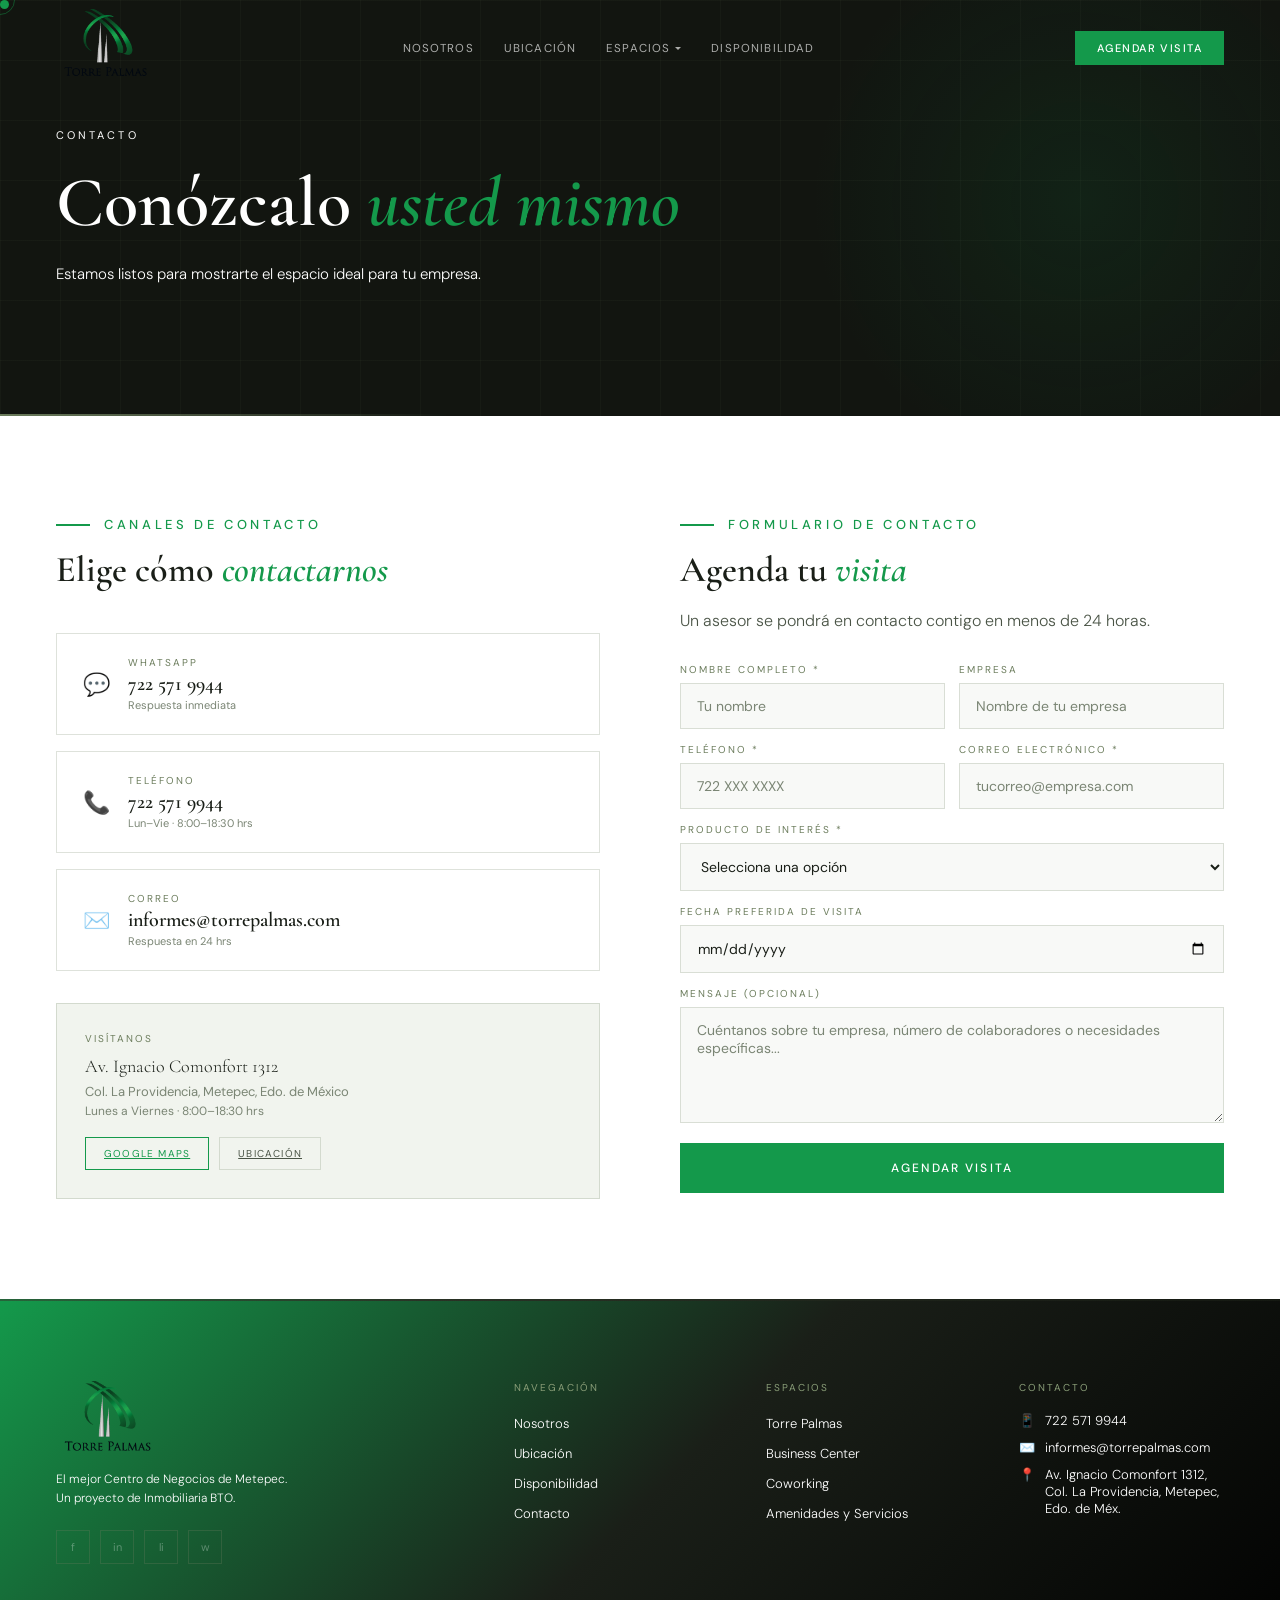
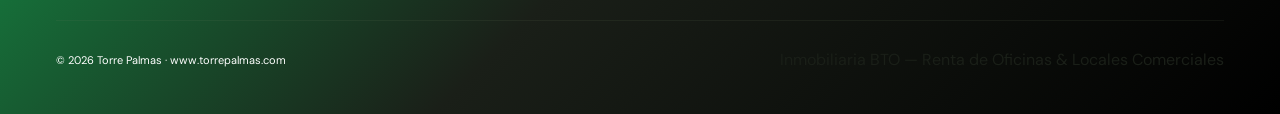
<file: contacto.html>
<!DOCTYPE html>
<html lang="es">
<head>
  <meta charset="UTF-8">
  <meta name="viewport" content="width=device-width, initial-scale=1.0">
  <title>Contacto Torre Palmas — Agenda tu Visita en Metepec</title>
  <meta name="description" content="Contáctanos para agendar una visita a Torre Palmas, el mejor centro de negocios de Metepec. WhatsApp, teléfono 722 571 9944 o formulario web.">
  <meta name="keywords" content="contacto Torre Palmas, agendar visita oficinas Metepec, teléfono centro de negocios Metepec, WhatsApp Torre Palmas">
  <meta name="robots" content="index, follow">
  <meta name="theme-color" content="#14994b">
  <link rel="canonical" href="https://torrepalmas.com/contacto.html">

  <!-- Open Graph -->
  <meta property="og:title" content="Contacto — Torre Palmas Metepec">
  <meta property="og:description" content="Agenda tu visita al mejor centro de negocios de Metepec. Te respondemos en menos de 24 horas.">
  <meta property="og:image" content="https://torrepalmas.com/images/portada.jpeg">
  <meta property="og:url" content="https://torrepalmas.com/contacto.html">
  <meta property="og:type" content="website">
  <meta property="og:site_name" content="Torre Palmas">
  <meta property="og:locale" content="es_MX">

  <!-- Twitter Card -->
  <meta name="twitter:card" content="summary_large_image">
  <meta name="twitter:title" content="Contacto — Torre Palmas Metepec">
  <meta name="twitter:description" content="Agenda tu visita. Te respondemos en menos de 24 horas.">
  <meta name="twitter:image" content="https://torrepalmas.com/images/portada.jpeg">

  <!-- JSON-LD: ContactPage -->
  <script type="application/ld+json">
  {
    "@context": "https://schema.org",
    "@type": "ContactPage",
    "name": "Contacto Torre Palmas",
    "url": "https://torrepalmas.com/contacto.html",
    "mainEntity": {
      "@type": "LocalBusiness",
      "@id": "https://torrepalmas.com/#business",
      "name": "Torre Palmas",
      "telephone": "+52-722-571-9944",
      "email": "informes@torrepalmas.com",
      "address": {
        "@type": "PostalAddress",
        "streetAddress": "Av. Ignacio Comonfort 1312",
        "addressLocality": "Metepec",
        "addressRegion": "Estado de México",
        "postalCode": "52140",
        "addressCountry": "MX"
      },
      "contactPoint": [
        {
          "@type": "ContactPoint",
          "telephone": "+52-722-571-9944",
          "contactType": "sales",
          "areaServed": "MX",
          "availableLanguage": "Spanish"
        },
        {
          "@type": "ContactPoint",
          "url": "https://wa.me/527225719944",
          "contactType": "customer service",
          "areaServed": "MX"
        }
      ]
    }
  }
  </script>

  <link rel="preconnect" href="https://fonts.googleapis.com">
  <link href="https://fonts.googleapis.com/css2?family=Cormorant+Garamond:ital,wght@0,300;0,400;0,600;1,300;1,400&family=DM+Sans:opsz,wght@9..40,300;9..40,400;9..40,500&display=swap" rel="stylesheet">
  <link rel="stylesheet" href="css/styles.css">
  <style>
    /* Hero alineado con disponibilidad.html */
    .product-page-hero { min-height: 44vh; position: relative; overflow: hidden; display: flex; flex-direction: column; justify-content: flex-end; padding: 72px 56px 96px; color: white; background: var(--ink); }
    .product-page-hero::before { content: ''; position: absolute; inset: 0; background: rgba(0, 0, 0, 0.3); z-index: 1; }
    .product-page-hero .bg-lines { position: absolute; inset: 0; background: linear-gradient(rgba(107,124,92,0.06) 1px, transparent 1px), linear-gradient(90deg, rgba(107,124,92,0.06) 1px, transparent 1px); background-size: 60px 60px; z-index: 1; }
    .product-page-hero .bg-glow { position: absolute; top: -80px; right: -80px; width: 560px; height: 560px; background: radial-gradient(circle, rgba(20,153,75,0.1) 0%, transparent 68%); z-index: 1; }
    .product-page-hero .hero-olive-line { position: absolute; bottom: 0; left: 0; width: 35%; height: 2px; background: linear-gradient(to right, var(--olive), transparent); z-index: 2; }
    .product-page-hero > * { position: relative; z-index: 2; }
    .product-page-hero .hero-eyebrow { font-size: 11px; letter-spacing: 0.28em; text-transform: uppercase; color: white; margin-bottom: 28px; }
    .product-page-hero .hero-h1 { font-family: 'Cormorant Garamond', serif; font-size: clamp(40px, 5.5vw, 72px); font-weight: 600; line-height: 0.95; margin-bottom: 24px; }
    .product-page-hero .hero-sub { font-size: 15px; font-weight: 300; line-height: 1.8; max-width: 500px; margin-bottom: 32px; opacity: 0.95; }
    /* Los estilos de .contact-section, .channel-card, formulario y botones
       se heredan de css/styles.css para igualar la referencia. */
    @media (max-width: 1000px) {
      .contact-section { grid-template-columns: 1fr !important; gap: 48px !important; }
    }
    @media (max-width: 768px) {
      nav { padding: 0 22px; }
      .hamburger { display: flex; }
      .nav-links, .nav-cta { display: none; }
      .product-page-hero { padding: 60px 22px 80px; min-height: 40vh; }
      .section-light { padding: 80px 22px; }
      .form-row { grid-template-columns: 1fr !important; }
      .contact-channels { margin-bottom: 48px; }
      .contact-section { grid-template-columns: 1fr !important; gap: 40px !important; }
    }
  </style>
</head>
<body>

<div class="cursor" id="cursor"></div>
<div class="cursor-ring" id="cursorRing"></div>

<!-- NAV -->
<nav id="nav">
  <a href="index.html" class="nav-logo"><img src="images/logotipo-torre-palmas.png" alt="Torre Palmas" style="object-fit: contain;"></a>
  <ul class="nav-links">
    <li><a href="nosotros.html" class="nav-link" data-page="nosotros">Nosotros</a></li>
    <li><a href="ubicacion.html" class="nav-link" data-page="ubicacion">Ubicación</a></li>
    <li id="dropLi">
      <button class="nav-drop-btn nav-link" id="dropBtn" data-page="espacios" onclick="toggleDrop();return false;">
        Espacios <span class="caret"></span>
      </button>
      <div class="nav-dropdown" id="navDropdown">
        <a href="torre-palmas.html"><span class="dd-icon">🏢</span>Torre Palmas</a>
        <div class="nav-dropdown-divider"></div>
        <a href="business-center.html"><span class="dd-icon">💼</span>Business Center</a>
        <div class="nav-dropdown-divider"></div>
        <a href="coworking.html"><span class="dd-icon">🤝</span>Coworking</a>
        <div class="nav-dropdown-divider"></div>
        <a href="amenidades.html"><span class="dd-icon">✨</span>Amenidades y Servicios</a>
      </div>
    </li>
    <li><a href="disponibilidad.html" class="nav-link" data-page="disponibilidad">Disponibilidad</a></li>
  </ul>
  <a href="contacto.html" class="nav-cta" style="text-decoration:none">Agendar Visita</a>
  <button class="hamburger" onclick="toggleMobileNav()" id="hamburger"><span></span><span></span><span></span></button>
</nav>

<div class="mobile-nav" id="mobileNav">
  <button class="mobile-nav-close" onclick="toggleMobileNav()" aria-label="Cerrar menú">&times;</button>
  <a href="nosotros.html">Nosotros</a>
  <a href="ubicacion.html">Ubicación</a>
  <div class="mobile-nav-section">
    <button class="mobile-nav-toggle" onclick="toggleMobileServiceMenu()">Espacios <span id="serviceCaretMobile">▼</span></button>
    <div class="mobile-nav-submenu" id="mobileServiceMenu">
      <a href="torre-palmas.html">Torre Palmas</a>
      <a href="business-center.html">Business Center</a>
      <a href="coworking.html">Coworking</a>
      <a href="amenidades.html">Amenidades y Servicios</a>
    </div>
  </div>
  <a href="disponibilidad.html">Disponibilidad</a>
  <a href="contacto.html">Contacto</a>
</div>

<div class="product-page-hero" style="min-height:44vh">
  <div class="bg-lines"></div><div class="bg-glow"></div><div class="hero-olive-line"></div>
  <p class="hero-eyebrow">Contacto</p>
  <h1 class="hero-h1" style="color:var(--white)">Conózcalo <em>usted mismo</em></h1>
  <p class="hero-sub">Estamos listos para mostrarte el espacio ideal para tu empresa.</p>
</div>

<div class="section-light" style="padding-top:100px;padding-bottom:100px">
  <div class="contact-section">
    <div>
      <p class="section-label">Canales de Contacto</p>
      <h2 class="section-title" style="font-size:36px">Elige cómo <em>contactarnos</em></h2>
      <div class="contact-channels">
        <a href="https://wa.me/527225719944" class="channel-card" target="_blank">
          <span class="channel-icon">💬</span>
          <div class="channel-info"><div class="channel-type">WhatsApp</div><div class="channel-value">722 571 9944</div><div class="channel-hours">Respuesta inmediata</div></div>
          <span class="channel-arrow">→</span>
        </a>
        <a href="tel:+527225719944" class="channel-card">
          <span class="channel-icon">📞</span>
          <div class="channel-info"><div class="channel-type">Teléfono</div><div class="channel-value">722 571 9944</div><div class="channel-hours">Lun–Vie · 8:00–18:30 hrs</div></div>
          <span class="channel-arrow">→</span>
        </a>
        <a href="mailto:informes@torrepalmas.com" class="channel-card">
          <span class="channel-icon">✉️</span>
          <div class="channel-info"><div class="channel-type">Correo</div><div class="channel-value">informes@torrepalmas.com</div><div class="channel-hours">Respuesta en 24 hrs</div></div>
          <span class="channel-arrow">→</span>
        </a>
      </div>
      <div style="margin-top:32px;padding:28px;background:var(--olive-pale);border:1px solid var(--olive-border)">
        <p style="font-size:10px;letter-spacing:0.2em;text-transform:uppercase;color:var(--olive);margin-bottom:10px">Visítanos</p>
        <p style="font-family:'Cormorant Garamond',serif;font-size:18px;font-weight:300;color:var(--ink);margin-bottom:6px">Av. Ignacio Comonfort 1312</p>
        <p style="font-size:13px;color:var(--ink-low);margin-bottom:3px">Col. La Providencia, Metepec, Edo. de México</p>
        <p style="font-size:12px;color:var(--ink-low)">Lunes a Viernes · 8:00–18:30 hrs</p>
        <div style="display:flex;gap:10px;margin-top:18px">
          <a href="https://maps.app.goo.gl/dqwFKaaLSqL8jTWA6" class="btn-sm-green" target="_blank">Google Maps</a>
          <a href="https://maps.app.goo.gl/dqwFKaaLSqL8jTWA6" class="btn-sm-olive" target="_blank">Ubicación</a>
        </div>
      </div>
    </div>
    <div>
      <p class="section-label">Formulario de Contacto</p>
      <h2 class="section-title" style="font-size:36px">Agenda tu <em>visita</em></h2>
      <p class="section-body" style="margin-bottom:28px">Un asesor se pondrá en contacto contigo en menos de 24 horas.</p>
      <form class="contact-form" onsubmit="handleFormSubmit(event)">
        <div class="form-row">
          <div class="form-group"><label class="form-label">Nombre Completo *</label><input type="text" class="form-input" placeholder="Tu nombre" required></div>
          <div class="form-group"><label class="form-label">Empresa</label><input type="text" class="form-input" placeholder="Nombre de tu empresa"></div>
        </div>
        <div class="form-row">
          <div class="form-group"><label class="form-label">Teléfono *</label><input type="tel" class="form-input" placeholder="722 XXX XXXX" required></div>
          <div class="form-group"><label class="form-label">Correo Electrónico *</label><input type="email" class="form-input" placeholder="tucorreo@empresa.com" required></div>
        </div>
        <div class="form-group">
          <label class="form-label">Producto de Interés *</label>
          <select class="form-select" required>
            <option value="">Selecciona una opción</option>
            <option>Torre Palmas — Oficina corporativa</option>
            <option>Business Center — Oficina equipada</option>
            <option>Coworking</option>
            <option>No estoy seguro</option>
          </select>
        </div>
        <div class="form-group"><label class="form-label">Fecha Preferida de Visita</label><input type="date" class="form-input"></div>
        <div class="form-group"><label class="form-label">Mensaje (opcional)</label><textarea class="form-textarea" placeholder="Cuéntanos sobre tu empresa, número de colaboradores o necesidades específicas..."></textarea></div>
        <button type="submit" class="form-submit">Agendar Visita</button>
      </form>
    </div>
  </div>
</div>

<footer>
  <div class="footer-grid">
    <div>
      <div class="footer-brand-name"><img src="images/logotipo-torre-palmas.png" alt="Torre Palmas"></div>
      <p class="footer-tagline">El mejor Centro de Negocios de Metepec.<br>Un proyecto de Inmobiliaria BTO.</p>
      <div class="footer-social">
        <a href="#" class="social-btn">f</a><a href="#" class="social-btn">in</a><a href="#" class="social-btn">li</a><a href="#" class="social-btn">w</a>
      </div>
    </div>
    <div>
      <p class="footer-col-title">Navegación</p>
      <ul class="footer-links">
        <li><a href="nosotros.html">Nosotros</a></li>
        <li><a href="ubicacion.html">Ubicación</a></li>
        <li><a href="disponibilidad.html">Disponibilidad</a></li>
        <li><a href="contacto.html">Contacto</a></li>
      </ul>
    </div>
    <div>
      <p class="footer-col-title">Espacios</p>
      <ul class="footer-links">
        <li><a href="torre-palmas.html">Torre Palmas</a></li>
        <li><a href="business-center.html">Business Center</a></li>
        <li><a href="coworking.html">Coworking</a></li>
        <li><a href="amenidades.html">Amenidades y Servicios</a></li>
      </ul>
    </div>
    <div>
      <p class="footer-col-title">Contacto</p>
      <div class="footer-contact-item"><span>📱</span><span>722 571 9944</span></div>
      <div class="footer-contact-item"><span>✉️</span><span>informes@torrepalmas.com</span></div>
      <div class="footer-contact-item"><span>📍</span><span>Av. Ignacio Comonfort 1312, Col. La Providencia, Metepec, Edo. de Méx.</span></div>
    </div>
  </div>
  <div class="footer-bottom">
    <p class="footer-copy">© 2026 Torre Palmas · www.torrepalmas.com</p>
    <p class="footer-by">Inmobiliaria <span>BTO</span> — Renta de Oficinas &amp; Locales Comerciales</p>
  </div>
</footer>

<script src="js/scripts.js"></script>
<script>
  document.addEventListener('DOMContentLoaded', () => {
    loadHeader();
  });
</script>
</body>
</html>
</file>
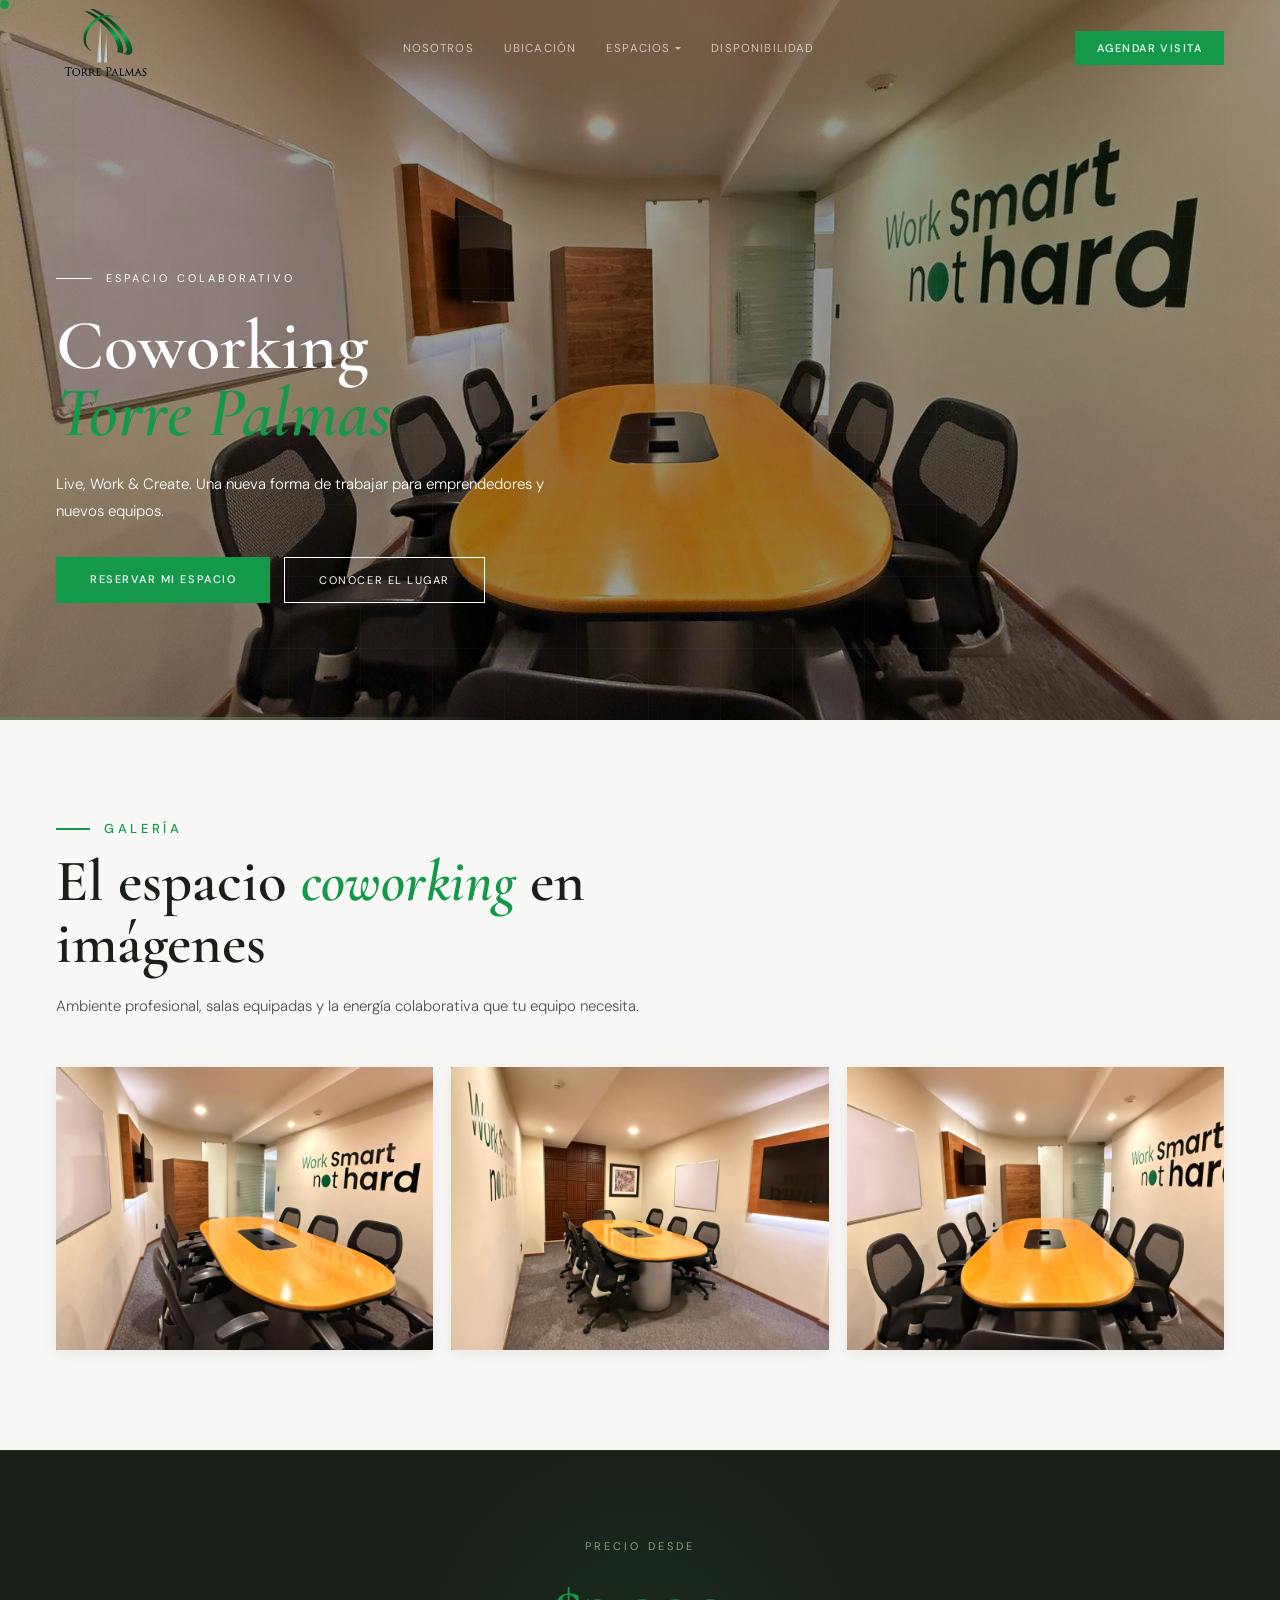
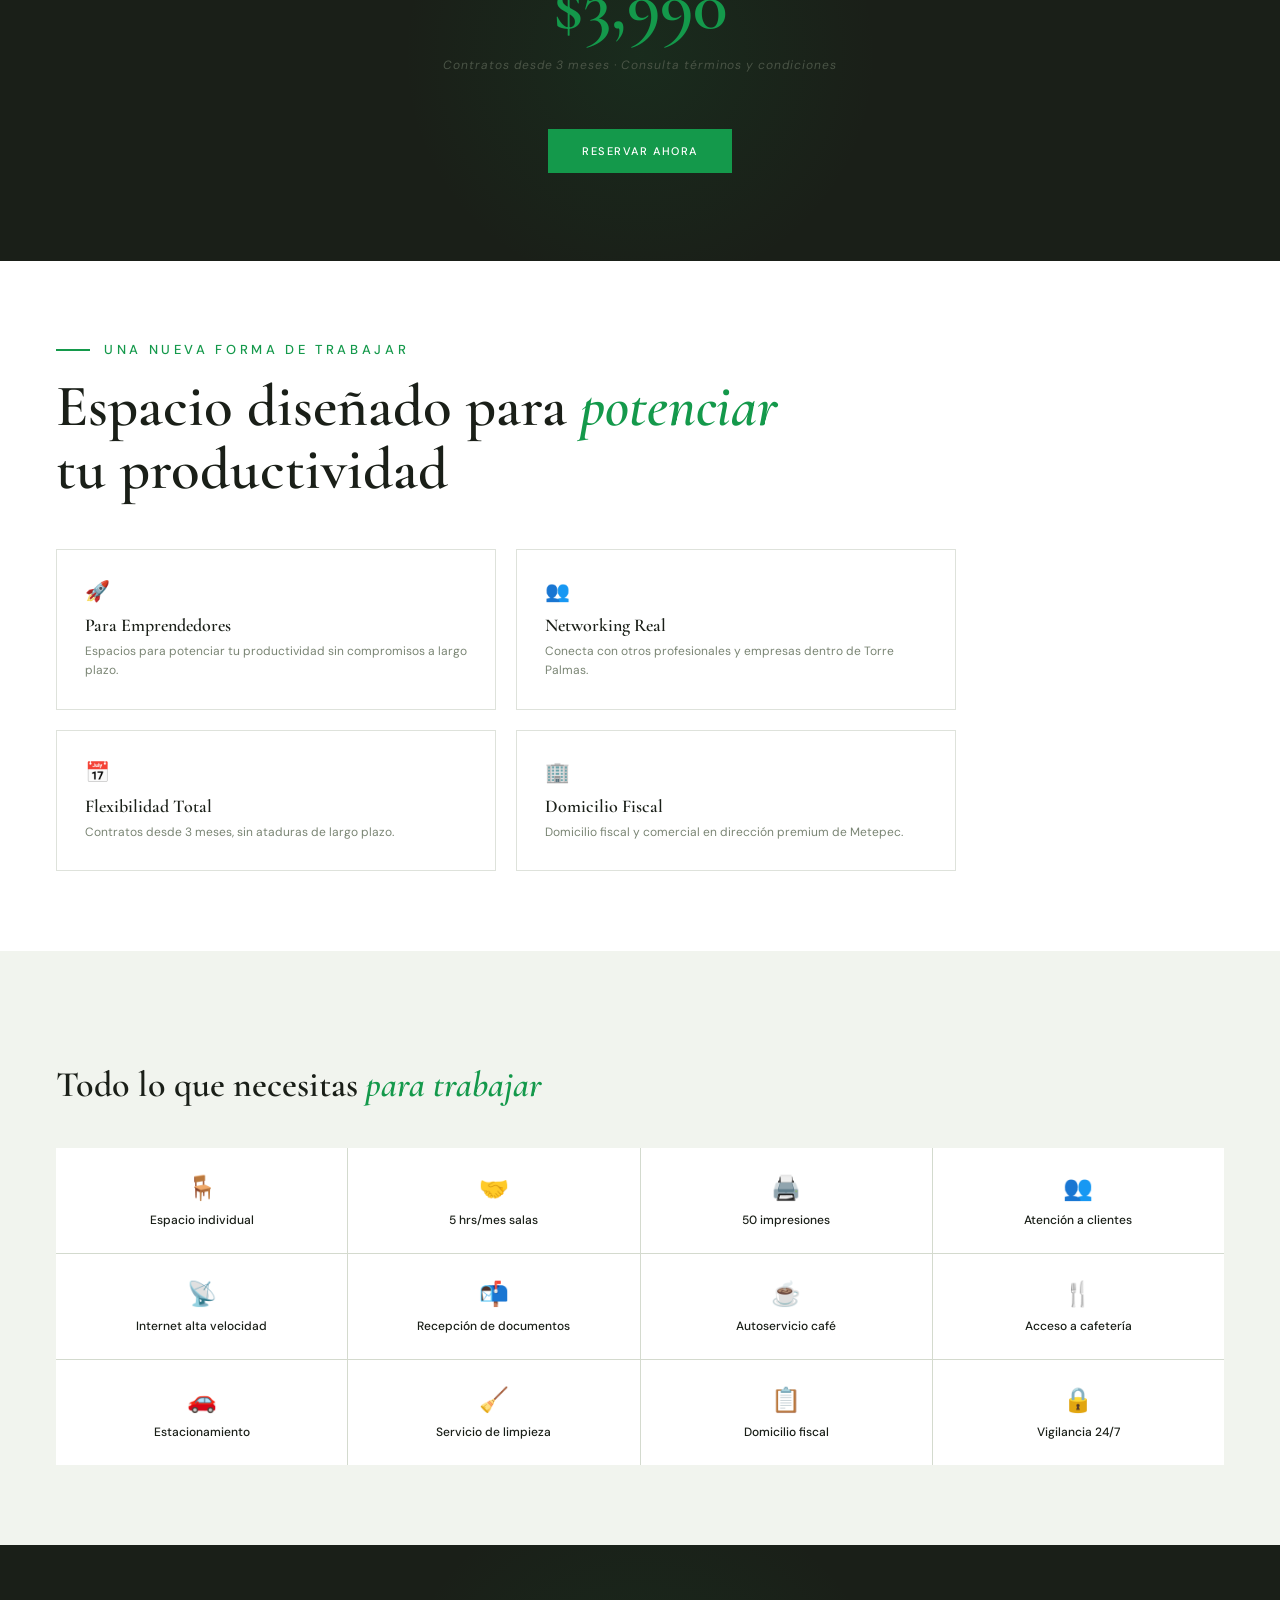
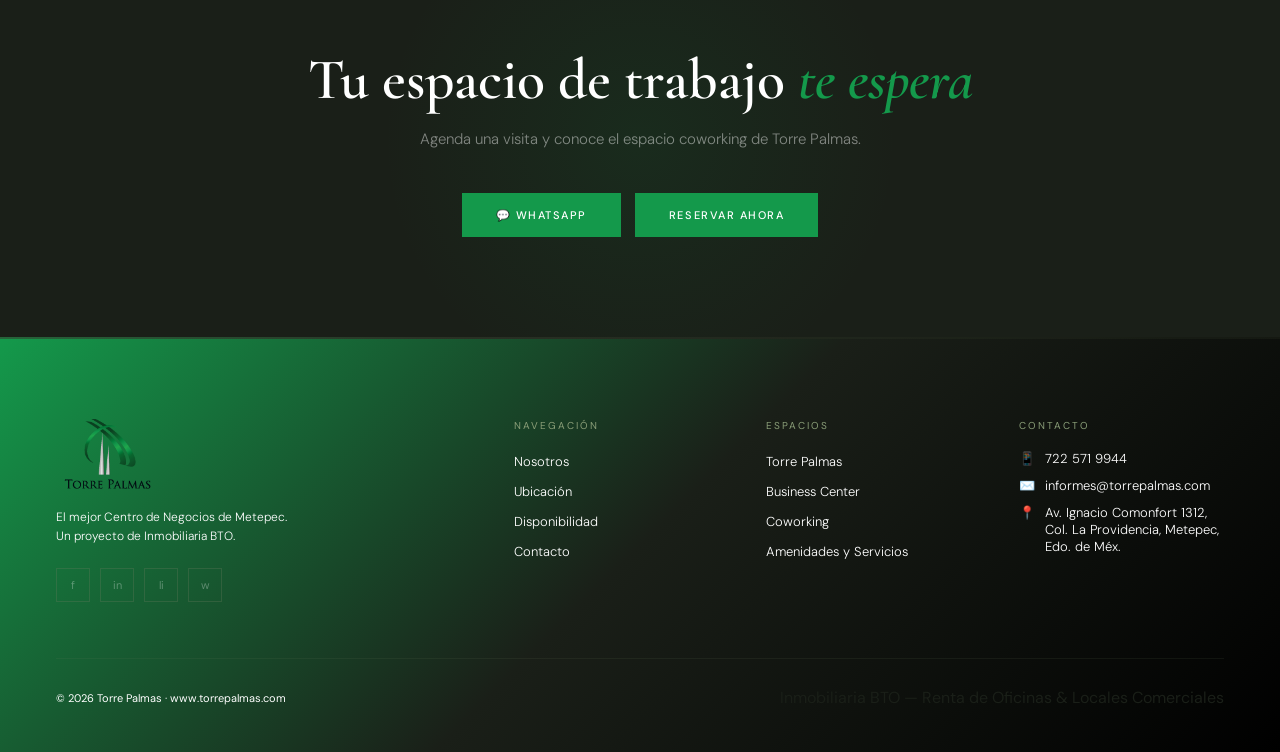
<file: coworking.html>
<!DOCTYPE html>
<html lang="es">
<head>
  <meta charset="UTF-8">
  <meta name="viewport" content="width=device-width, initial-scale=1.0">
  <title>Coworking en Metepec desde $3,990 — Torre Palmas | 12 lugares premium</title>
  <meta name="description" content="Coworking premium en Metepec desde $3,990/mes. 12 lugares en espacio compartido con salas de juntas, WiFi alta velocidad y comunidad de emprendedores.">
  <meta name="keywords" content="coworking Metepec, coworking Toluca, espacio coworking Metepec, oficina compartida Metepec, coworking Parque Providencia, renta espacio coworking">
  <meta name="robots" content="index, follow">
  <meta name="theme-color" content="#14994b">
  <link rel="canonical" href="https://torrepalmas.com/coworking.html">

  <!-- Open Graph -->
  <meta property="og:title" content="Coworking en Metepec — Torre Palmas | Desde $3,990">
  <meta property="og:description" content="Espacio coworking premium con salas de juntas, WiFi de alta velocidad y comunidad de emprendedores.">
  <meta property="og:image" content="https://torrepalmas.com/images/coworking.jpg">
  <meta property="og:url" content="https://torrepalmas.com/coworking.html">
  <meta property="og:type" content="website">
  <meta property="og:site_name" content="Torre Palmas">
  <meta property="og:locale" content="es_MX">

  <!-- Twitter Card -->
  <meta name="twitter:card" content="summary_large_image">
  <meta name="twitter:title" content="Coworking en Metepec — Torre Palmas">
  <meta name="twitter:description" content="Espacio coworking premium desde $3,990/mes.">
  <meta name="twitter:image" content="https://torrepalmas.com/images/coworking.jpg">

  <!-- JSON-LD: Service + FAQPage -->
  <script type="application/ld+json">
  {
    "@context": "https://schema.org",
    "@graph": [
      {
        "@type": "Service",
        "@id": "https://torrepalmas.com/coworking.html#service",
        "name": "Coworking Torre Palmas",
        "serviceType": "Espacio de coworking",
        "provider": {
          "@type": "LocalBusiness",
          "name": "Torre Palmas",
          "telephone": "+52-722-571-9944",
          "address": {
            "@type": "PostalAddress",
            "streetAddress": "Av. Ignacio Comonfort 1312",
            "addressLocality": "Metepec",
            "addressRegion": "Estado de México",
            "addressCountry": "MX"
          }
        },
        "areaServed": [
          { "@type": "City", "name": "Metepec" },
          { "@type": "City", "name": "Toluca" }
        ],
        "description": "Espacio coworking premium en Metepec con 12 lugares, salas de juntas, WiFi de alta velocidad y comunidad de emprendedores.",
        "offers": {
          "@type": "Offer",
          "price": "3990",
          "priceCurrency": "MXN",
          "availability": "https://schema.org/InStock",
          "url": "https://torrepalmas.com/contacto.html"
        }
      },
      {
        "@type": "FAQPage",
        "mainEntity": [
          {
            "@type": "Question",
            "name": "¿Cuánto cuesta el coworking en Torre Palmas?",
            "acceptedAnswer": {
              "@type": "Answer",
              "text": "El coworking en Torre Palmas tiene un precio desde $3,990 al mes, con contratos desde 3 meses. Incluye acceso a salas de juntas, WiFi de alta velocidad y áreas comunes."
            }
          },
          {
            "@type": "Question",
            "name": "¿Cuántas personas caben en el coworking?",
            "acceptedAnswer": {
              "@type": "Answer",
              "text": "El espacio coworking cuenta con 12 lugares disponibles en un área de 17.5 m², diseñado para emprendedores, freelancers y equipos pequeños."
            }
          },
          {
            "@type": "Question",
            "name": "¿Qué incluye la membresía de coworking?",
            "acceptedAnswer": {
              "@type": "Answer",
              "text": "Lugar fijo, WiFi alta velocidad, acceso a salas de juntas, café, áreas comunes, recepción profesional y horario extendido."
            }
          },
          {
            "@type": "Question",
            "name": "¿Hay contratos flexibles?",
            "acceptedAnswer": {
              "@type": "Answer",
              "text": "Sí, ofrecemos contratos desde 3 meses con términos flexibles. Consulta condiciones específicas con un asesor."
            }
          }
        ]
      }
    ]
  }
  </script>

  <link rel="preconnect" href="https://fonts.googleapis.com">
  <link href="https://fonts.googleapis.com/css2?family=Cormorant+Garamond:ital,wght@0,300;0,400;0,600;1,300;1,400&family=DM+Sans:opsz,wght@9..40,300;9..40,400;9..40,500&display=swap" rel="stylesheet">
  <link rel="stylesheet" href="css/styles.css">
  <style>
    .product-page-hero { min-height: 80vh; position: relative; overflow: hidden; display: flex; flex-direction: column; justify-content: flex-end; padding: 72px 56px 96px; color: white; }
    .hero-bg { position: absolute; top: 0; left: 0; width: 100%; height: 100%; overflow: hidden; z-index: 0; }
    .hero-bg::before { content: ''; position: absolute; inset: 0; background-image: url('images/CW 1.jpeg'); background-size: cover; background-position: center; z-index: 1; }
    .hero-bg::after { content: ''; position: absolute; inset: 0; background: rgba(0, 0, 0, 0.4); z-index: 2; }
    .hero-grid { position: absolute; inset: 0; background-image: linear-gradient(rgba(107,124,92,0.07) 1px, transparent 1px), linear-gradient(90deg, rgba(107,124,92,0.07) 1px, transparent 1px); background-size: 72px 72px; z-index: 2; }
    .hero-glow { position: absolute; top: -120px; right: -60px; width: 640px; height: 640px; background: radial-gradient(circle, rgba(20,153,75,0.13) 0%, transparent 68%); pointer-events: none; z-index: 2; }
    .hero-olive-accent { position: absolute; bottom: 0; left: 0; width: 40%; height: 3px; background: linear-gradient(to right, var(--olive), transparent); z-index: 3; }
    .hero-content { position: relative; z-index: 3; max-width: 600px; }
    .product-page-hero .hero-eyebrow { display: flex; align-items: center; gap: 14px; font-size: 11px; letter-spacing: 0.28em; text-transform: uppercase; color: white; margin-bottom: 28px; }
    .product-page-hero .hero-eyebrow::before { content: ''; display: block; width: 36px; height: 1px; background: white; }
    .product-page-hero .hero-h1 { font-family: 'Cormorant Garamond', serif; font-size: clamp(40px, 5.5vw, 72px); font-weight: 600; line-height: 0.95; margin-bottom: 24px; }
    .product-page-hero .hero-sub { font-size: 15px; font-weight: 300; line-height: 1.8; max-width: 500px; margin-bottom: 32px; opacity: 0.95; }
    .product-page-hero .hero-actions { display: flex; gap: 14px; flex-wrap: wrap; }
    .price-highlight { padding: 88px 56px; background: var(--ink); border-top: 1px solid rgba(107,124,92,0.2); text-align: center; position: relative; overflow: hidden; }
    .price-highlight::before { content: ''; position: absolute; top: 50%; left: 50%; transform: translate(-50%, -50%); width: 480px; height: 480px; background: radial-gradient(circle, rgba(20,153,75,0.1) 0%, transparent 70%); }
    .price-highlight > * { position: relative; z-index: 2; }
    .price-main { font-family: 'Cormorant Garamond', serif; font-size: 72px; font-weight: 600; color: var(--green); line-height: 1; margin: 16px 0; }
    .price-label { font-size: 13px; color: var(--ink-low); margin-bottom: 8px; }
    .price-note { font-size: 12px; color: var(--ink-mid); font-style: italic; margin-bottom: 28px; }
    .why-grid { display: grid; grid-template-columns: repeat(2, 1fr); gap: 20px; }
    .why-item { padding: 28px; border: 1px solid var(--olive-border); background: white; transition: border-color 0.3s, box-shadow 0.3s, background 0.3s, color 0.3s; }
    .why-item:hover { border-color: var(--green); box-shadow: 0 8px 24px rgba(20,153,75,0.07); background: var(--green); color: white; }
    .why-item:hover .why-item-title, .why-item:hover .why-item-text { color: white; }
    .why-icon { font-size: 20px; margin-bottom: 10px; }
    .why-item-title { font-family: 'Cormorant Garamond', serif; font-size: 18px; font-weight: 600; color: var(--ink); margin-bottom: 6px; }
    .why-item-text { font-size: 12px; color: var(--ink-low); line-height: 1.6; }
    .services-grid { display: grid; grid-template-columns: repeat(4, 1fr); gap: 1px; background: var(--olive-border); }
    .service-item { padding: 24px; background: white; display: flex; flex-direction: column; align-items: center; text-align: center; gap: 8px; }
    .service-icon { font-size: 24px; display: block; }
    .service-text { font-size: 12px; font-weight: 500; color: var(--ink); }
    .cta-section { padding: 100px 56px; background: var(--ink); text-align: center; position: relative; overflow: hidden; }
    .cta-section::before { content: ''; position: absolute; top: 50%; left: 50%; transform: translate(-50%, -50%); width: 520px; height: 520px; background: radial-gradient(circle, rgba(20,153,75,0.1) 0%, transparent 70%); }
    .cta-section > * { position: relative; z-index: 2; }
    .cta-title { font-family: 'Cormorant Garamond', serif; font-size: clamp(30px, 4.5vw, 66px); font-weight: 600; color: white; margin-bottom: 14px; }
    .cta-title em { font-style: italic; color: var(--green); }
    .cta-text { font-size: 15px; font-weight: 300; color: rgba(255, 255, 255, 0.45); margin-bottom: 44px; }
    .cta-actions { display: flex; gap: 14px; justify-content: center; flex-wrap: wrap; }
    @media (max-width: 768px) {
      nav { padding: 0 22px; }
      .hamburger { display: flex; }
      .nav-links, .nav-cta { display: none; }
      .product-page-hero { padding: 80px 22px; min-height: auto; }
      .section-light, .section-olive, .price-highlight { padding: 80px 22px; }
      .services-grid { grid-template-columns: 1fr; }
      .cta-section { padding: 80px 22px; }
      .section-light[style*="grid-template-columns"] { grid-template-columns: 1fr !important; gap: 40px !important; }
    }
  </style>
</head>
<body>

<div class="cursor" id="cursor"></div>
<div class="cursor-ring" id="cursorRing"></div>

<!-- NAV -->
<nav id="nav">
  <a href="index.html" class="nav-logo"><img src="images/logotipo-torre-palmas.png" alt="Torre Palmas" style="object-fit: contain;"></a>
  <ul class="nav-links">
    <li><a href="nosotros.html" class="nav-link" data-page="nosotros">Nosotros</a></li>
    <li><a href="ubicacion.html" class="nav-link" data-page="ubicacion">Ubicación</a></li>
    <li id="dropLi">
      <button class="nav-drop-btn nav-link" id="dropBtn" data-page="espacios" onclick="toggleDrop();return false;">
        Espacios <span class="caret"></span>
      </button>
      <div class="nav-dropdown" id="navDropdown">
        <a href="torre-palmas.html"><span class="dd-icon">🏢</span>Torre Palmas</a>
        <div class="nav-dropdown-divider"></div>
        <a href="business-center.html"><span class="dd-icon">💼</span>Business Center</a>
        <div class="nav-dropdown-divider"></div>
        <a href="coworking.html"><span class="dd-icon">🤝</span>Coworking</a>
        <div class="nav-dropdown-divider"></div>
        <a href="amenidades.html"><span class="dd-icon">✨</span>Amenidades y Servicios</a>
      </div>
    </li>
    <li><a href="disponibilidad.html" class="nav-link" data-page="disponibilidad">Disponibilidad</a></li>
  </ul>
  <a href="contacto.html" class="nav-cta" style="text-decoration:none">Agendar Visita</a>
  <button class="hamburger" onclick="toggleMobileNav()" id="hamburger"><span></span><span></span><span></span></button>
</nav>

<div class="mobile-nav" id="mobileNav">
  <button class="mobile-nav-close" onclick="toggleMobileNav()" aria-label="Cerrar menú">&times;</button>
  <a href="nosotros.html">Nosotros</a>
  <a href="ubicacion.html">Ubicación</a>
  <div class="mobile-nav-section">
    <button class="mobile-nav-toggle" onclick="toggleMobileServiceMenu()">Espacios <span id="serviceCaretMobile">▼</span></button>
    <div class="mobile-nav-submenu" id="mobileServiceMenu">
      <a href="torre-palmas.html">Torre Palmas</a>
      <a href="business-center.html">Business Center</a>
      <a href="coworking.html">Coworking</a>
      <a href="amenidades.html">Amenidades y Servicios</a>
    </div>
  </div>
  <a href="disponibilidad.html">Disponibilidad</a>
  <a href="contacto.html">Contacto</a>
</div>

<div class="product-page-hero">
  <div class="hero-bg"></div>
  <div class="hero-grid"></div>
  <div class="hero-glow"></div>
  <div class="hero-olive-accent"></div>
  <div class="hero-content">
    <p class="hero-eyebrow">Espacio Colaborativo</p>
    <h1 class="hero-h1">Coworking<br><em>Torre Palmas</em></h1>
    <p class="hero-sub">Live, Work & Create. Una nueva forma de trabajar para emprendedores y nuevos equipos.</p>
    <div class="hero-actions">
      <a href="contacto.html" class="btn-primary" style="text-decoration:none">Reservar mi Espacio</a>
      <a href="contacto.html" class="btn-outline-white" style="text-decoration:none">Conocer el Lugar</a>
    </div>
  </div>
  <div class="large-number">CW</div>
</div>

<section class="gallery-section">
  <div class="gallery-header">
    <p class="section-label">Galería</p>
    <h2 class="section-title">El espacio <em>coworking</em> en imágenes</h2>
    <p class="section-body">Ambiente profesional, salas equipadas y la energía colaborativa que tu equipo necesita.</p>
  </div>
  <div class="gallery-grid">
    <div class="gallery-item" data-gallery="cw"><img src="images/fotos%20para%20galerias/Cowork/253a2607-4967-4454-ac02-4c935e01441b.jpg" alt="Coworking — sala de juntas con vista" loading="lazy"><span class="gallery-zoom">⤢</span></div>
    <div class="gallery-item" data-gallery="cw"><img src="images/fotos%20para%20galerias/Cowork/28c76d6c-c0f6-4723-a0f3-1760b528e4a4.jpg" alt="Coworking — área compartida" loading="lazy"><span class="gallery-zoom">⤢</span></div>
    <div class="gallery-item" data-gallery="cw"><img src="images/fotos%20para%20galerias/Cowork/eac1056c-d5da-44c0-8a00-11eab33175c9.jpg" alt="Coworking — estaciones de trabajo" loading="lazy"><span class="gallery-zoom">⤢</span></div>
  </div>
</section>

<div class="price-highlight">
  <p style="font-size:11px;letter-spacing:0.28em;text-transform:uppercase;color:var(--olive-light);margin-bottom:14px">Precio desde</p>
  <div class="price-main">$3,990</div>
  <p class="price-note">Contratos desde 3 meses · Consulta términos y condiciones</p>
    <button class="btn-primary" onclick="showPage('contacto')" style="margin-top:28px">Reservar Ahora</button>
</div>

<div class="section-light" style="padding-top:80px;padding-bottom:80px">
  <p class="section-label">Una nueva forma de trabajar</p>
  <h2 class="section-title">Espacio diseñado para <em>potenciar</em> tu productividad</h2>
  <div class="why-grid" style="margin-top:48px;max-width:900px">
    <div class="why-item"><div class="why-icon">🚀</div><div class="why-item-title">Para Emprendedores</div><div class="why-item-text">Espacios para potenciar tu productividad sin compromisos a largo plazo.</div></div>
    <div class="why-item"><div class="why-icon">👥</div><div class="why-item-title">Networking Real</div><div class="why-item-text">Conecta con otros profesionales y empresas dentro de Torre Palmas.</div></div>
    <div class="why-item"><div class="why-icon">📅</div><div class="why-item-title">Flexibilidad Total</div><div class="why-item-text">Contratos desde 3 meses, sin ataduras de largo plazo.</div></div>
    <div class="why-item"><div class="why-icon">🏢</div><div class="why-item-title">Domicilio Fiscal</div><div class="why-item-text">Domicilio fiscal y comercial en dirección premium de Metepec.</div></div>
  </div>
</div>

<div class="section-olive" style="padding-top:80px;padding-bottom:80px">
  <p class="section-label">Incluido en tu Membresía</p>
  <h2 class="section-title" style="font-size:36px;margin-bottom:0">Todo lo que necesitas <em>para trabajar</em></h2>
  <div class="services-grid" style="margin-top:44px">
    <div class="service-item" style="background:white"><span class="service-icon">🪑</span><span class="service-text">Espacio individual</span></div>
    <div class="service-item" style="background:white"><span class="service-icon">🤝</span><span class="service-text">5 hrs/mes salas</span></div>
    <div class="service-item" style="background:white"><span class="service-icon">🖨️</span><span class="service-text">50 impresiones</span></div>
    <div class="service-item" style="background:white"><span class="service-icon">👥</span><span class="service-text">Atención a clientes</span></div>
    <div class="service-item" style="background:white"><span class="service-icon">📡</span><span class="service-text">Internet alta velocidad</span></div>
    <div class="service-item" style="background:white"><span class="service-icon">📬</span><span class="service-text">Recepción de documentos</span></div>
    <div class="service-item" style="background:white"><span class="service-icon">☕</span><span class="service-text">Autoservicio café</span></div>
    <div class="service-item" style="background:white"><span class="service-icon">🍴</span><span class="service-text">Acceso a cafetería</span></div>
    <div class="service-item" style="background:white"><span class="service-icon">🚗</span><span class="service-text">Estacionamiento</span></div>
    <div class="service-item" style="background:white"><span class="service-icon">🧹</span><span class="service-text">Servicio de limpieza</span></div>
    <div class="service-item" style="background:white"><span class="service-icon">📋</span><span class="service-text">Domicilio fiscal</span></div>
    <div class="service-item" style="background:white"><span class="service-icon">🔒</span><span class="service-text">Vigilancia 24/7</span></div>
  </div>
</div>

<div class="cta-section">
  <h2 class="cta-title">Tu espacio de trabajo <em>te espera</em></h2>
  <p class="cta-text">Agenda una visita y conoce el espacio coworking de Torre Palmas.</p>
  <div class="cta-actions">
    <a href="https://wa.me/527225719944" class="btn-primary" target="_blank" style="text-decoration:none">💬 WhatsApp</a>
    <a href="contacto.html" class="btn-primary" style="text-decoration:none">Reservar Ahora</a>
  </div>
</div>

<footer>
  <div class="footer-grid">
    <div>
      <div class="footer-brand-name"><img src="images/logotipo-torre-palmas.png" alt="Torre Palmas"></div>
      <p class="footer-tagline">El mejor Centro de Negocios de Metepec.<br>Un proyecto de Inmobiliaria BTO.</p>
      <div class="footer-social">
        <a href="#" class="social-btn">f</a><a href="#" class="social-btn">in</a><a href="#" class="social-btn">li</a><a href="#" class="social-btn">w</a>
      </div>
    </div>
    <div>
      <p class="footer-col-title">Navegación</p>
      <ul class="footer-links">
        <li><a href="nosotros.html">Nosotros</a></li>
        <li><a href="ubicacion.html">Ubicación</a></li>
        <li><a href="disponibilidad.html">Disponibilidad</a></li>
        <li><a href="contacto.html">Contacto</a></li>
      </ul>
    </div>
    <div>
      <p class="footer-col-title">Espacios</p>
      <ul class="footer-links">
        <li><a href="torre-palmas.html">Torre Palmas</a></li>
        <li><a href="business-center.html">Business Center</a></li>
        <li><a href="coworking.html">Coworking</a></li>
        <li><a href="amenidades.html">Amenidades y Servicios</a></li>
      </ul>
    </div>
    <div>
      <p class="footer-col-title">Contacto</p>
      <div class="footer-contact-item"><span>📱</span><span>722 571 9944</span></div>
      <div class="footer-contact-item"><span>✉️</span><span>informes@torrepalmas.com</span></div>
      <div class="footer-contact-item"><span>📍</span><span>Av. Ignacio Comonfort 1312, Col. La Providencia, Metepec, Edo. de Méx.</span></div>
    </div>
  </div>
  <div class="footer-bottom">
    <p class="footer-copy">© 2026 Torre Palmas · www.torrepalmas.com</p>
    <p class="footer-by">Inmobiliaria <span>BTO</span> — Renta de Oficinas &amp; Locales Comerciales</p>
  </div>
</footer>

<script src="js/scripts.js"></script>
<script>
  document.addEventListener('DOMContentLoaded', () => {
    loadHeader();
  });
</script>
</body>
</html>
</file>
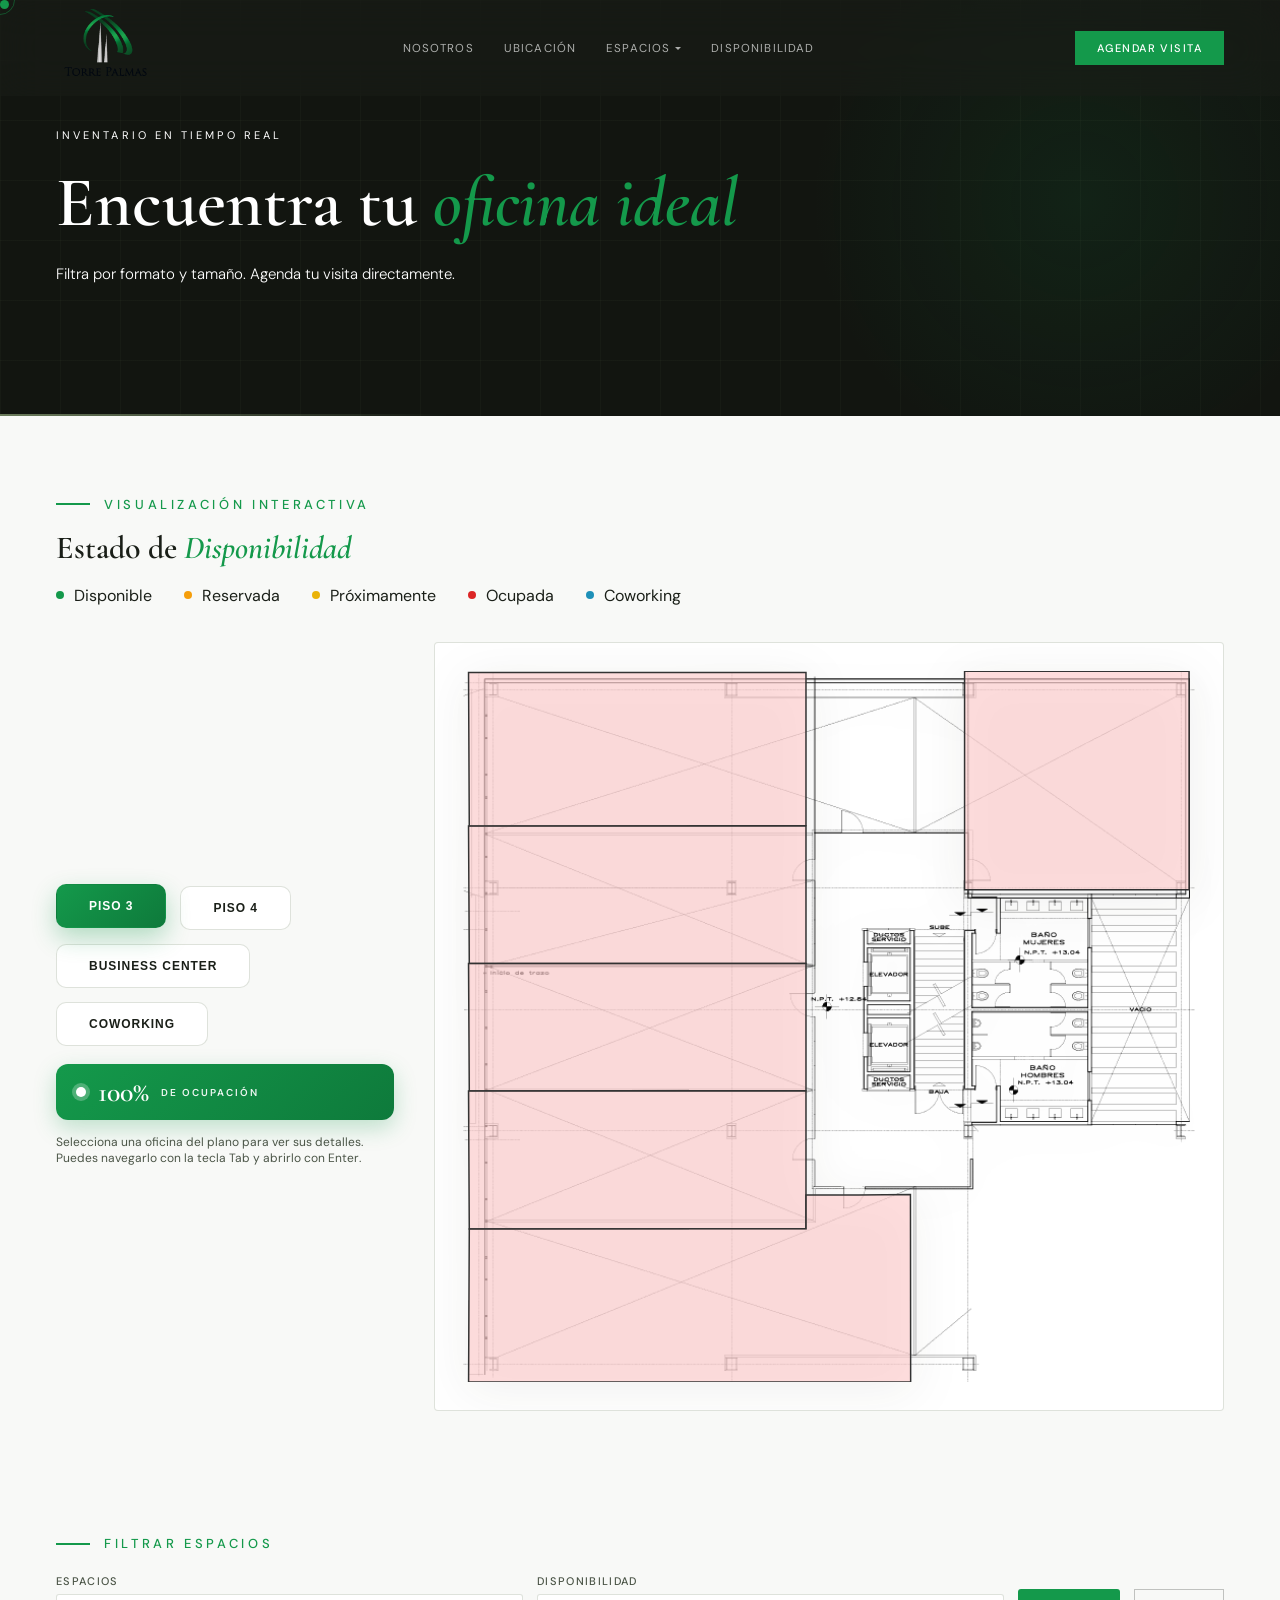
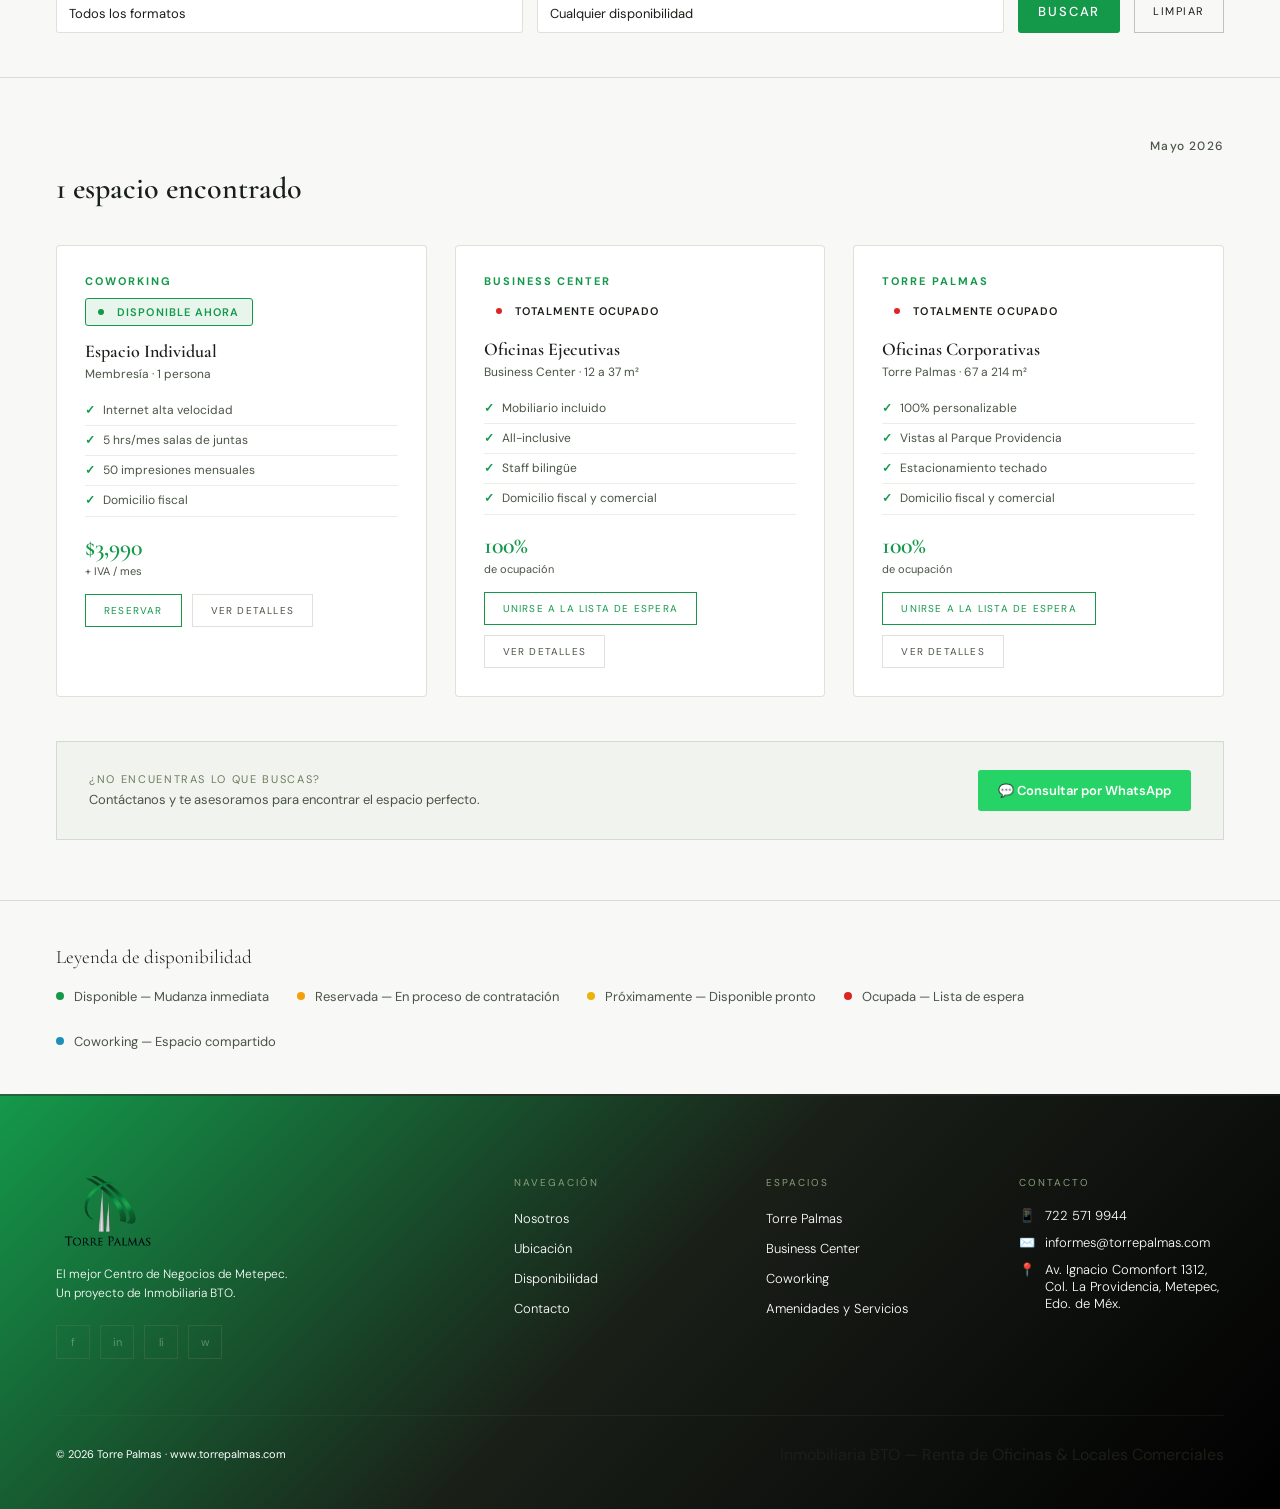
<file: disponibilidad.html>
<!DOCTYPE html>
<html lang="es">
<head>
  <meta charset="UTF-8">
  <meta name="viewport" content="width=device-width, initial-scale=1.0">
  <title>Disponibilidad de Oficinas en Metepec — Torre Palmas | Plano Interactivo</title>
  <meta name="description" content="Consulta la disponibilidad en tiempo real de oficinas, business center y coworking en Torre Palmas Metepec. Plano interactivo de los pisos 3, 4 y Business Center.">
  <meta name="keywords" content="oficinas disponibles Metepec, renta oficinas Metepec disponibilidad, plano oficinas Torre Palmas, business center disponibilidad Metepec">
  <meta name="robots" content="index, follow">
  <meta name="theme-color" content="#14994b">
  <link rel="canonical" href="https://torrepalmas.com/disponibilidad.html">

  <!-- Open Graph -->
  <meta property="og:title" content="Disponibilidad — Torre Palmas Metepec">
  <meta property="og:description" content="Consulta la disponibilidad en tiempo real de oficinas con plano interactivo.">
  <meta property="og:image" content="https://torrepalmas.com/images/portada.jpeg">
  <meta property="og:url" content="https://torrepalmas.com/disponibilidad.html">
  <meta property="og:type" content="website">
  <meta property="og:site_name" content="Torre Palmas">
  <meta property="og:locale" content="es_MX">

  <!-- Twitter Card -->
  <meta name="twitter:card" content="summary_large_image">
  <meta name="twitter:title" content="Disponibilidad — Torre Palmas Metepec">
  <meta name="twitter:description" content="Plano interactivo de oficinas disponibles.">
  <meta name="twitter:image" content="https://torrepalmas.com/images/portada.jpeg">

  <!-- JSON-LD -->
  <script type="application/ld+json">
  {
    "@context": "https://schema.org",
    "@type": "WebPage",
    "name": "Disponibilidad — Torre Palmas",
    "url": "https://torrepalmas.com/disponibilidad.html",
    "description": "Plano interactivo con la disponibilidad de oficinas en Torre Palmas Metepec.",
    "isPartOf": { "@type": "WebSite", "name": "Torre Palmas", "url": "https://torrepalmas.com/" },
    "about": { "@type": "LocalBusiness", "name": "Torre Palmas", "@id": "https://torrepalmas.com/#business" }
  }
  </script>

  <link rel="preconnect" href="https://fonts.googleapis.com">
  <link href="https://fonts.googleapis.com/css2?family=Cormorant+Garamond:ital,wght@0,300;0,400;0,600;1,300;1,400&family=DM+Sans:opsz,wght@9..40,300;9..40,400;9..40,500&display=swap" rel="stylesheet">
  <link rel="stylesheet" href="css/styles.css">
  <style>
    /* Product page hero styles */
    .product-page-hero { min-height: 44vh; position: relative; overflow: hidden; display: flex; flex-direction: column; justify-content: flex-end; padding: 72px 56px 96px; color: white; background: var(--ink); }
    .product-page-hero::before { content: ''; position: absolute; inset: 0; background: rgba(0, 0, 0, 0.3); z-index: 1; }
    .product-page-hero .bg-lines { position: absolute; inset: 0; background: linear-gradient(rgba(107,124,92,0.06) 1px, transparent 1px), linear-gradient(90deg, rgba(107,124,92,0.06) 1px, transparent 1px); background-size: 60px 60px; z-index: 1; }
    .product-page-hero .bg-glow { position: absolute; top: -80px; right: -80px; width: 560px; height: 560px; background: radial-gradient(circle, rgba(20,153,75,0.1) 0%, transparent 68%); z-index: 1; }
    .product-page-hero .hero-olive-line { position: absolute; bottom: 0; left: 0; width: 35%; height: 2px; background: linear-gradient(to right, var(--olive), transparent); z-index: 2; }
    .product-page-hero > * { position: relative; z-index: 2; }
    .product-page-hero .hero-eyebrow { font-size: 11px; letter-spacing: 0.28em; text-transform: uppercase; color: white; margin-bottom: 28px; }
    .product-page-hero .hero-h1 { font-family: 'Cormorant Garamond', serif; font-size: clamp(40px, 5.5vw, 72px); font-weight: 600; line-height: 0.95; margin-bottom: 24px; }
    .product-page-hero .hero-sub { font-size: 15px; font-weight: 300; line-height: 1.8; max-width: 500px; margin-bottom: 32px; opacity: 0.95; }

    /* Nav always visible on this page */
    nav { background: var(--nav-bg) !important; backdrop-filter: blur(20px); }

    /* Floor Section */
    .floor-section { padding: 80px 56px; background: var(--surface); }
    .floor-layout { display: grid; grid-template-columns: 3fr 7fr; gap: 40px; align-items: center; }
    .floor-controls .floor-nav { margin-top: 0; }
    .floor-header { margin-bottom: 36px; }
    .floor-legend { display: flex; gap: 32px; margin-top: 20px; margin-bottom: 28px; }
    .legend-item { display: flex; align-items: center; gap: 10px; }
    .legend-dot { width: 8px; height: 8px; border-radius: 50%; }
    .legend-dot.available { background: var(--green); }
    .legend-dot.soon { background: #eab308; }
    .legend-dot.occupied { background: #dc2626; }
    .legend-dot.coworking { background: var(--blue); }
    .legend-dot.reserved { background: #f59e0b; }
    .floor-nav { display: flex; gap: 14px; margin-top: 4px; flex-wrap: wrap; }
    .floor-btn { padding: 14px 32px; border: 1.5px solid var(--olive-border); background: white; color: var(--ink); font-size: 12px; font-weight: 600; letter-spacing: 0.08em; text-transform: uppercase; cursor: pointer; border-radius: 10px; transition: transform 0.25s cubic-bezier(0.22,1,0.36,1), box-shadow 0.25s, background 0.25s, color 0.25s, border-color 0.25s; }
    .floor-btn:hover { border-color: var(--green); color: var(--green); transform: translateY(-3px); box-shadow: 0 8px 18px rgba(20,153,75,0.14); }
    .floor-btn.active { background: linear-gradient(135deg, var(--green) 0%, var(--green-dark) 100%); color: white; border-color: transparent; box-shadow: 0 10px 24px rgba(20,153,75,0.30); transform: translateY(-2px); }
    .floor-btn.active:hover { color: white; }
    .floor-display { position: relative; background: white; border: 1px solid var(--olive-border); border-radius: 4px; overflow: auto; padding: 28px; }

    /* Badge de ocupación por piso (en el sidebar, arriba del plano) */
    #floorOccupancyContainer { margin-top: 18px; }
    .floor-occupancy-badge { display: flex; align-items: center; gap: 12px; padding: 14px 20px; background: linear-gradient(135deg, var(--green) 0%, var(--green-dark) 100%); border-radius: 12px; box-shadow: 0 8px 22px rgba(20,153,75,0.25); width: 100%; box-sizing: border-box; animation: floorIn 0.45s cubic-bezier(0.22,1,0.36,1); }
    .occupancy-dot { width: 10px; height: 10px; border-radius: 50%; background: white; flex-shrink: 0; box-shadow: 0 0 0 4px rgba(255,255,255,0.25); animation: pulse 2s ease-in-out infinite; }
    @keyframes pulse { 0%,100% { box-shadow: 0 0 0 4px rgba(255,255,255,0.25); } 50% { box-shadow: 0 0 0 7px rgba(255,255,255,0.12); } }
    .occupancy-pct { font-family: 'Cormorant Garamond', serif; font-size: 28px; font-weight: 600; color: white; line-height: 1; }
    .occupancy-label { font-size: 10px; letter-spacing: 0.2em; text-transform: uppercase; color: rgba(255,255,255,0.92); font-weight: 600; }
    .floor-svg-container { width: 100%; height: auto; display: flex; align-items: center; justify-content: center; max-width: 900px; margin: 0 auto; position: relative; }
    .floor-svg-container svg { width: 100%; height: 100%; filter: drop-shadow(0 8px 24px rgba(26,31,24,0.1)); }

    /* Floor Viewer — visualizador interactivo del plano */
    @keyframes floorIn { from { opacity: 0; transform: translateY(14px) scale(0.985); } to { opacity: 1; transform: none; } }
    .floor-viewer { position: relative; width: 100%; max-width: 800px; margin: 0 auto; animation: floorIn 0.45s cubic-bezier(0.22,1,0.36,1); }
    /* La imagen PNG define las dimensiones reales (mantiene su proporción) */
    .floor-decoration { width: 100%; height: auto; display: block; pointer-events: none; position: relative; z-index: 1; filter: drop-shadow(0 8px 24px rgba(26,31,24,0.08)); }
    /* El SVG se superpone exactamente sobre la imagen */
    .floor-svg { position: absolute; top: 0; left: 0; width: 100%; height: 100%; display: block; z-index: 2; }
    .room-tooltip { position: absolute; background: white; padding: 12px 16px; border-radius: 8px; box-shadow: 0 4px 12px rgba(0,0,0,0.15); z-index: 10; max-width: 250px; pointer-events: none; }
    .room-tooltip h4 { margin: 0 0 6px; font-weight: 600; font-size: 14px; color: var(--ink); }
    .room-tooltip p { margin: 3px 0; font-size: 12px; color: var(--ink-mid); }

    /* Accesibilidad — foco visible al navegar con teclado */
    a:focus-visible, button:focus-visible, select:focus-visible, .floor-btn:focus-visible {
      outline: 3px solid var(--green); outline-offset: 2px; border-radius: 2px;
    }
    .room-unit:focus-visible { outline: 3px solid #0e7a3b; outline-offset: 2px; stroke: #0e7a3b; stroke-width: 3; }


    /* Filters Bar */
    .filters-bar { padding: 44px 56px; background: var(--surface); border-bottom: 1px solid var(--olive-border); }
    .filters-row { display: flex; gap: 14px; align-items: flex-end; flex-wrap: wrap; }
    .filter-group { display: flex; flex-direction: column; gap: 6px; }
    .filter-label { font-size: 11px; letter-spacing: 0.12em; text-transform: uppercase; color: var(--ink-mid); font-weight: 500; }
    .filter-select { padding: 10px 12px; border: 1px solid var(--olive-border); background: white; color: var(--ink); font-size: 13px; border-radius: 3px; font-family: 'DM Sans', sans-serif; }
    .filter-btn { padding: 10px 20px; background: var(--green); color: white; font-size: 13px; font-weight: 500; border: none; border-radius: 3px; cursor: pointer; transition: all 0.2s; }
    .filter-btn:hover { background: var(--green-dark, #0d7c39); }

    /* Results Section */
    .results-section { padding: 60px 56px; background: var(--surface); }
    .results-header { display: flex; justify-content: space-between; align-items: flex-start; margin-bottom: 40px; }
    .results-count { font-size: 12px; color: var(--ink-mid); font-weight: 500; }
    .results-grid { display: grid; grid-template-columns: repeat(3, 1fr); gap: 28px; margin-bottom: 28px; }
    .result-card { padding: 28px; background: white; border: 1px solid var(--olive-border); border-radius: 4px; transition: all 0.3s; }
    .result-card:hover { border-color: var(--green); box-shadow: 0 8px 24px rgba(20,153,75,0.1); }
    .result-card-tag { font-size: 11px; letter-spacing: 0.18em; text-transform: uppercase; color: var(--green); margin-bottom: 10px; font-weight: 700; }
    .avail-badge { display: inline-flex; align-items: center; gap: 6px; padding: 6px 12px; border-radius: 3px; font-size: 11px; font-weight: 600; margin-bottom: 14px; }
    .avail-badge.green { background: rgba(20,153,75,0.1); color: var(--green); }
    .status-dot { width: 6px; height: 6px; border-radius: 50%; background: var(--green); display: inline-block; }
    .status-dot.yellow { background: #eab308; }
    .status-dot.red { background: #dc2626; }
    .result-card-title { font-family: 'Cormorant Garamond', serif; font-size: 18px; font-weight: 600; color: var(--ink); margin-bottom: 4px; }
    .result-card-size { font-size: 12px; color: var(--ink-mid); margin-bottom: 14px; }
    .result-features { font-size: 12px; color: var(--ink-mid); line-height: 1.6; margin-bottom: 16px; list-style: none; padding: 0; }
    .result-features li::before { content: "✓ "; color: var(--green); font-weight: 600; }
    .result-card-price { font-family: 'Cormorant Garamond', serif; font-size: 24px; font-weight: 600; color: var(--green); margin-bottom: 2px; }
    .result-card-price-label { font-size: 11px; color: var(--ink-mid); margin-bottom: 16px; }
    .result-actions { display: flex; gap: 10px; }

    /* WhatsApp Button */
    .whatsapp-btn { background: #25d366; color: white; padding: 12px 20px; text-decoration: none; border-radius: 3px; font-size: 13px; font-weight: 600; display: inline-flex; align-items: center; gap: 8px; transition: all 0.2s; border: none; cursor: pointer; }
    .whatsapp-btn:hover { background: #1ba852; }

    /* Legend */
    .legend-section { padding: 44px 56px; background: var(--surface); border-top: 1px solid var(--olive-border); }
    .legend-title { font-family: 'Cormorant Garamond', serif; font-size: 19px; font-weight: 300; color: var(--ink); margin-bottom: 20px; }
    .legend-grid { display: flex; gap: 28px; flex-wrap: wrap; }
    .legend-item-full { display: flex; align-items: center; gap: 10px; }
    .legend-dot-full { width: 8px; height: 8px; border-radius: 50%; }
    .legend-dot-full.available { background: var(--green); }
    .legend-dot-full.soon { background: #eab308; }
    .legend-dot-full.occupied { background: #dc2626; }
    .legend-dot-full.reserved { background: #f59e0b; }
    .legend-dot-full.coworking { background: var(--blue); }
    .legend-item-full span { font-size: 13px; color: var(--ink-mid); }

    /* CTA Box */
    .results-cta { margin-top: 44px; padding: 28px 32px; border: 1px solid var(--olive-border); background: var(--olive-pale); display: flex; align-items: center; justify-content: space-between; flex-wrap: wrap; gap: 16px; }
    .results-cta-text p:first-child { font-size: 11px; letter-spacing: 0.15em; text-transform: uppercase; color: var(--olive); margin-bottom: 5px; }
    .results-cta-text p:last-child { font-size: 13px; color: var(--ink-mid); }

    @media (max-width: 1024px) {
      .results-grid { grid-template-columns: repeat(2, 1fr); }
    }
    @media (max-width: 768px) {
      nav { padding: 0 22px; }
      .hamburger { display: flex; }
      .nav-links, .nav-cta { display: none; }
      .product-page-hero { padding: 60px 22px 80px; min-height: 40vh; }
      .floor-section, .filters-bar, .results-section, .legend-section { padding: 60px 22px; }
      .floor-layout { grid-template-columns: 1fr; gap: 32px; }
      .floor-header { margin-bottom: 8px; }
      .floor-display { padding: 16px; }
      .results-grid { grid-template-columns: 1fr; gap: 20px; }
      .floor-legend { flex-direction: column; gap: 12px; }
      .filters-row { flex-direction: column; }
      .filter-group { width: 100%; }
      .filter-select { width: 100%; }
      .filter-btn { width: 100%; }
      .results-header { flex-direction: column; gap: 12px; }
      .results-cta { flex-direction: column; align-items: flex-start; }
      .whatsapp-btn { width: 100%; justify-content: center; }
      .legend-grid { flex-direction: column; gap: 12px; }
    }
  </style>
</head>
<body>

<div class="cursor" id="cursor"></div>
<div class="cursor-ring" id="cursorRing"></div>

<!-- NAV -->
<nav id="nav">
  <a href="index.html" class="nav-logo"><img src="images/logotipo-torre-palmas.png" alt="Torre Palmas" style="object-fit: contain;"></a>
  <ul class="nav-links">
    <li><a href="nosotros.html" class="nav-link" data-page="nosotros">Nosotros</a></li>
    <li><a href="ubicacion.html" class="nav-link" data-page="ubicacion">Ubicación</a></li>
    <li id="dropLi">
      <button class="nav-drop-btn nav-link" id="dropBtn" data-page="espacios" onclick="toggleDrop();return false;">
        Espacios <span class="caret"></span>
      </button>
      <div class="nav-dropdown" id="navDropdown">
        <a href="torre-palmas.html"><span class="dd-icon">🏢</span>Torre Palmas</a>
        <div class="nav-dropdown-divider"></div>
        <a href="business-center.html"><span class="dd-icon">💼</span>Business Center</a>
        <div class="nav-dropdown-divider"></div>
        <a href="coworking.html"><span class="dd-icon">🤝</span>Coworking</a>
        <div class="nav-dropdown-divider"></div>
        <a href="amenidades.html"><span class="dd-icon">✨</span>Amenidades y Servicios</a>
      </div>
    </li>
    <li><a href="disponibilidad.html" class="nav-link" data-page="disponibilidad">Disponibilidad</a></li>
  </ul>
  <a href="contacto.html" class="nav-cta" style="text-decoration:none">Agendar Visita</a>
  <button class="hamburger" onclick="toggleMobileNav()" id="hamburger"><span></span><span></span><span></span></button>
</nav>

<div class="mobile-nav" id="mobileNav">
  <button class="mobile-nav-close" onclick="toggleMobileNav()" aria-label="Cerrar menú">&times;</button>
  <a href="nosotros.html">Nosotros</a>
  <a href="ubicacion.html">Ubicación</a>
  <div class="mobile-nav-section">
    <button class="mobile-nav-toggle" onclick="toggleMobileServiceMenu()">Espacios <span id="serviceCaretMobile">▼</span></button>
    <div class="mobile-nav-submenu" id="mobileServiceMenu">
      <a href="torre-palmas.html">Torre Palmas</a>
      <a href="business-center.html">Business Center</a>
      <a href="coworking.html">Coworking</a>
      <a href="amenidades.html">Amenidades y Servicios</a>
    </div>
  </div>
  <a href="disponibilidad.html">Disponibilidad</a>
  <a href="contacto.html">Contacto</a>
</div>

<!-- HERO -->
<div class="product-page-hero" style="min-height:44vh">
  <div class="bg-lines"></div><div class="bg-glow"></div><div class="hero-olive-line"></div>
  <p class="hero-eyebrow">Inventario en Tiempo Real</p>
  <h1 class="hero-h1" style="color:var(--white)">Encuentra tu <em>oficina ideal</em></h1>
  <p class="hero-sub">Filtra por formato y tamaño. Agenda tu visita directamente.</p>
</div>

<!-- FLOOR VISUALIZATION -->
<div class="floor-section">
  <div class="floor-header">
    <p class="section-label">Visualización Interactiva</p>
    <h2 class="section-title" style="font-size:32px">Estado de <em>Disponibilidad</em></h2>
    <div class="floor-legend">
      <div class="legend-item">
        <div class="legend-dot available"></div>
        <span>Disponible</span>
      </div>
      <div class="legend-item">
        <div class="legend-dot reserved"></div>
        <span>Reservada</span>
      </div>
      <div class="legend-item">
        <div class="legend-dot soon"></div>
        <span>Próximamente</span>
      </div>
      <div class="legend-item">
        <div class="legend-dot occupied"></div>
        <span>Ocupada</span>
      </div>
      <div class="legend-item">
        <div class="legend-dot coworking"></div>
        <span>Coworking</span>
      </div>
    </div>
  </div>
  <div class="floor-layout">
    <div class="floor-controls">
      <div class="floor-nav">
        <button class="floor-btn active" onclick="updateFloorView(3)" data-floor="3" aria-pressed="true">Piso 3</button>
        <button class="floor-btn" onclick="updateFloorView(4)" data-floor="4" aria-pressed="false">Piso 4</button>
        <button class="floor-btn" onclick="updateFloorView('business')" data-floor="business" aria-pressed="false">Business Center</button>
        <button class="floor-btn" onclick="updateFloorView('coworking')" data-floor="coworking" aria-pressed="false">Coworking</button>
      </div>
      <div id="floorOccupancyContainer"></div>
      <p style="font-size:12px;color:var(--ink-mid);margin-top:14px">Selecciona una oficina del plano para ver sus detalles. Puedes navegarlo con la tecla Tab y abrirlo con Enter.</p>
    </div>
  <div class="floor-display">
    <div class="floor-svg-container" id="floorSvgContainer" role="group" aria-label="Plano interactivo del piso">
      <!-- Dinámicamente renderizado por updateFloorView -->
    </div>
  </div>
  </div>
</div>

<!-- FILTERS -->
<div class="filters-bar">
  <p class="section-label" style="margin-bottom:22px">Filtrar Espacios</p>
  <div class="filters-row">
    <div class="filter-group">
      <label class="filter-label" for="filterFormato">Espacios </label>
      <select class="filter-select" id="filterFormato" onchange="filterResults()">
        <option value="">Todos los formatos</option>
        <option value="torre">Torre Palmas</option>
        <option value="business">Business Center</option>
        <option value="coworking">Coworking</option>
      </select>
    </div>
    <div class="filter-group">
      <label class="filter-label" for="filterDisp">Disponibilidad</label>
      <select class="filter-select" id="filterDisp" onchange="filterResults()">
        <option value="">Cualquier disponibilidad</option>
        <option value="inmediata">Disponible ahora</option>
        <option value="pronto">Próximamente</option>
        <option value="reservada">Reservada</option>
        <option value="ocupada">Ocupada</option>
      </select>
    </div>
    <button class="filter-btn" onclick="filterResults()">Buscar</button>
    <button class="btn-outline-dark" style="height:44px;padding:0 18px" onclick="resetFilters()">Limpiar</button>
  </div>
</div>

<!-- RESULTS -->
<div class="results-section">
  <div class="results-header">
    <div><p class="section-label">Estado de Disponibilidad</p><h2 class="section-title" style="font-size:30px" id="resultsTitle">1 espacio encontrado</h2></div>
    <p class="results-count">Mayo 2026</p>
  </div>
  <div class="results-grid" id="resultsGrid">
    <div class="result-card" data-format="coworking" data-disp="inmediata">
      <p class="result-card-tag">Coworking</p>
      <div class="avail-badge green"><span class="status-dot"></span>Disponible ahora</div>
      <h3 class="result-card-title">Espacio Individual</h3>
      <p class="result-card-size">Membresía · 1 persona</p>
      <ul class="result-features"><li>Internet alta velocidad</li><li>5 hrs/mes salas de juntas</li><li>50 impresiones mensuales</li><li>Domicilio fiscal</li></ul>
      <div class="result-card-price">$3,990</div>
      <div class="result-card-price-label">+ IVA / mes</div>
      <div class="result-actions"><a href="contacto.html" class="btn-sm-green" style="text-decoration:none">Reservar</a><a href="coworking.html" class="btn-sm-olive" style="text-decoration:none">Ver detalles</a></div>
    </div>
    <div class="result-card" data-format="business" data-disp="ocupada">
      <p class="result-card-tag">Business Center</p>
      <div class="avail-badge"><span class="status-dot red"></span>Totalmente ocupado</div>
      <h3 class="result-card-title">Oficinas Ejecutivas</h3>
      <p class="result-card-size">Business Center · 12 a 37 m²</p>
      <ul class="result-features"><li>Mobiliario incluido</li><li>All-inclusive</li><li>Staff bilingüe</li><li>Domicilio fiscal y comercial</li></ul>
      <div class="result-card-price">100%</div>
      <div class="result-card-price-label">de ocupación</div>
      <div class="result-actions"><a href="contacto.html" class="btn-sm-green" style="text-decoration:none">Unirse a la lista de espera</a><a href="business-center.html" class="btn-sm-olive" style="text-decoration:none">Ver detalles</a></div>
    </div>
    <div class="result-card" data-format="torre" data-disp="ocupada">
      <p class="result-card-tag">Torre Palmas</p>
      <div class="avail-badge"><span class="status-dot red"></span>Totalmente ocupado</div>
      <h3 class="result-card-title">Oficinas Corporativas</h3>
      <p class="result-card-size">Torre Palmas · 67 a 214 m²</p>
      <ul class="result-features"><li>100% personalizable</li><li>Vistas al Parque Providencia</li><li>Estacionamiento techado</li><li>Domicilio fiscal y comercial</li></ul>
      <div class="result-card-price">100%</div>
      <div class="result-card-price-label">de ocupación</div>
      <div class="result-actions"><a href="contacto.html" class="btn-sm-green" style="text-decoration:none">Unirse a la lista de espera</a><a href="torre-palmas.html" class="btn-sm-olive" style="text-decoration:none">Ver detalles</a></div>
    </div>
  </div>
  <div class="results-cta">
    <div class="results-cta-text">
      <p>¿No encuentras lo que buscas?</p>
      <p>Contáctanos y te asesoramos para encontrar el espacio perfecto.</p>
    </div>
    <a href="https://wa.me/527225719944" class="whatsapp-btn" target="_blank" rel="noopener">💬 Consultar por WhatsApp</a>
  </div>
</div>

<!-- LEGEND -->
<div class="legend-section">
  <h3 class="legend-title">Leyenda de disponibilidad</h3>
  <div class="legend-grid">
    <div class="legend-item-full"><div class="legend-dot-full available"></div><span>Disponible — Mudanza inmediata</span></div>
    <div class="legend-item-full"><div class="legend-dot-full reserved"></div><span>Reservada — En proceso de contratación</span></div>
    <div class="legend-item-full"><div class="legend-dot-full soon"></div><span>Próximamente — Disponible pronto</span></div>
    <div class="legend-item-full"><div class="legend-dot-full occupied"></div><span>Ocupada — Lista de espera</span></div>
    <div class="legend-item-full"><div class="legend-dot-full coworking"></div><span>Coworking — Espacio compartido</span></div>
  </div>
</div>

<!-- FOOTER -->
<footer>
  <div class="footer-grid">
    <div>
      <div class="footer-brand-name"><img src="images/logotipo-torre-palmas.png" alt="Torre Palmas"></div>
      <p class="footer-tagline">El mejor Centro de Negocios de Metepec.<br>Un proyecto de Inmobiliaria BTO.</p>
      <div class="footer-social">
        <a href="#" class="social-btn">f</a><a href="#" class="social-btn">in</a><a href="#" class="social-btn">li</a><a href="#" class="social-btn">w</a>
      </div>
    </div>
    <div>
      <p class="footer-col-title">Navegación</p>
      <ul class="footer-links">
        <li><a href="nosotros.html">Nosotros</a></li>
        <li><a href="ubicacion.html">Ubicación</a></li>
        <li><a href="disponibilidad.html">Disponibilidad</a></li>
        <li><a href="contacto.html">Contacto</a></li>
      </ul>
    </div>
    <div>
      <p class="footer-col-title">Espacios</p>
      <ul class="footer-links">
        <li><a href="torre-palmas.html">Torre Palmas</a></li>
        <li><a href="business-center.html">Business Center</a></li>
        <li><a href="coworking.html">Coworking</a></li>
        <li><a href="amenidades.html">Amenidades y Servicios</a></li>
      </ul>
    </div>
    <div>
      <p class="footer-col-title">Contacto</p>
      <div class="footer-contact-item"><span>📱</span><span>722 571 9944</span></div>
      <div class="footer-contact-item"><span>✉️</span><span>informes@torrepalmas.com</span></div>
      <div class="footer-contact-item"><span>📍</span><span>Av. Ignacio Comonfort 1312, Col. La Providencia, Metepec, Edo. de Méx.</span></div>
    </div>
  </div>
  <div class="footer-bottom">
    <p class="footer-copy">© 2026 Torre Palmas · www.torrepalmas.com</p>
    <p class="footer-by">Inmobiliaria <span>BTO</span> — Renta de Oficinas &amp; Locales Comerciales</p>
  </div>
</footer>

<script src="js/scripts.js"></script>
<script>
  // Initialize on page load
  document.addEventListener('DOMContentLoaded', function() {
    loadHeader();
    updateFloorView(3);
    setupRoomListeners();
  });
</script>

</body>
</html>
</file>
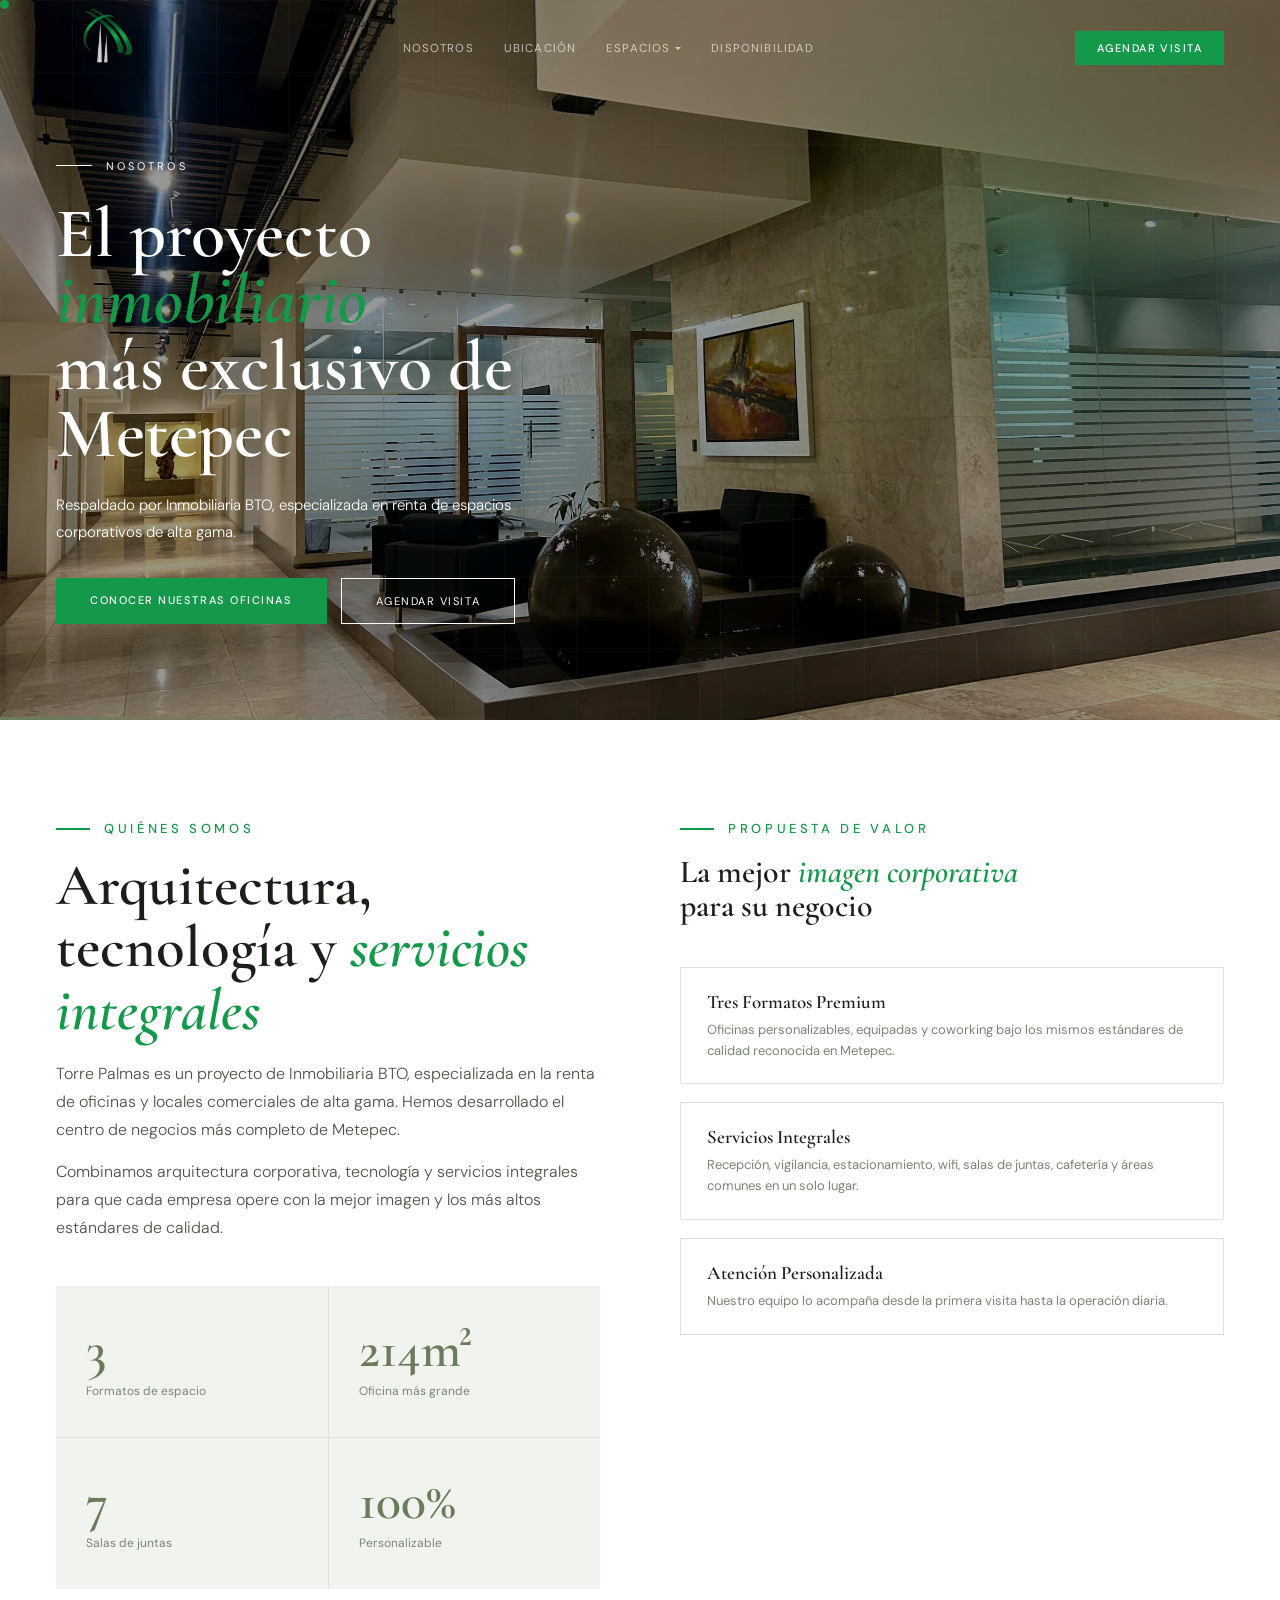
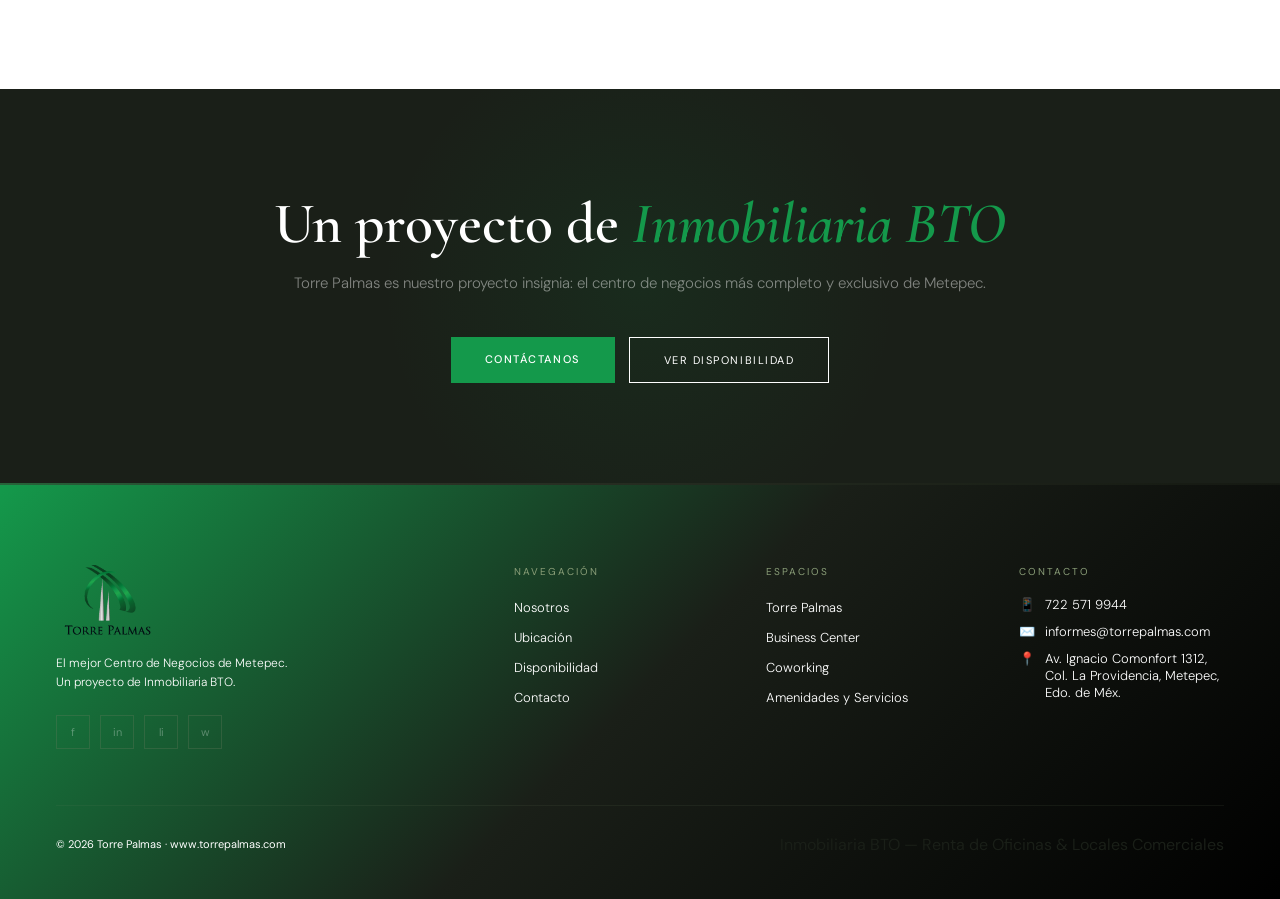
<file: nosotros.html>
<!DOCTYPE html>
<html lang="es">
<head>
  <meta charset="UTF-8">
  <meta name="viewport" content="width=device-width, initial-scale=1.0">
  <title>Nosotros — Torre Palmas | Centro de Negocios Premium en Metepec</title>
  <meta name="description" content="Conoce Torre Palmas — un proyecto de Inmobiliaria BTO. El centro de negocios premium de Metepec con tres formatos: torre corporativa, business center y coworking.">
  <meta name="keywords" content="Torre Palmas nosotros, Inmobiliaria BTO, centro de negocios Metepec premium, quiénes somos Torre Palmas">
  <meta name="robots" content="index, follow">
  <meta name="theme-color" content="#14994b">
  <link rel="canonical" href="https://torrepalmas.com/nosotros.html">

  <!-- Open Graph -->
  <meta property="og:title" content="Nosotros — Torre Palmas Metepec">
  <meta property="og:description" content="Un proyecto de Inmobiliaria BTO. El mejor centro de negocios premium de Metepec.">
  <meta property="og:image" content="https://torrepalmas.com/images/portada%20nosotros.jpg">
  <meta property="og:url" content="https://torrepalmas.com/nosotros.html">
  <meta property="og:type" content="website">
  <meta property="og:site_name" content="Torre Palmas">
  <meta property="og:locale" content="es_MX">

  <!-- Twitter Card -->
  <meta name="twitter:card" content="summary_large_image">
  <meta name="twitter:title" content="Nosotros — Torre Palmas Metepec">
  <meta name="twitter:description" content="Un proyecto de Inmobiliaria BTO.">
  <meta name="twitter:image" content="https://torrepalmas.com/images/portada%20nosotros.jpg">

  <!-- JSON-LD: AboutPage + Organization -->
  <script type="application/ld+json">
  {
    "@context": "https://schema.org",
    "@type": "AboutPage",
    "name": "Nosotros — Torre Palmas",
    "url": "https://torrepalmas.com/nosotros.html",
    "mainEntity": {
      "@type": "Organization",
      "name": "Torre Palmas",
      "url": "https://torrepalmas.com/",
      "logo": "https://torrepalmas.com/images/logotipo-torre-palmas.png",
      "parentOrganization": {
        "@type": "Organization",
        "name": "Inmobiliaria BTO"
      },
      "description": "Centro de negocios premium en Metepec con tres formatos: oficinas corporativas, business center y coworking."
    }
  }
  </script>

  <link rel="preconnect" href="https://fonts.googleapis.com">
  <link href="https://fonts.googleapis.com/css2?family=Cormorant+Garamond:ital,wght@0,300;0,400;0,600;1,300;1,400&family=DM+Sans:opsz,wght@9..40,300;9..40,400;9..40,500&display=swap" rel="stylesheet">
  <link rel="stylesheet" href="css/styles.css">
  <style>
    /* Product page hero styles */
    .product-page-hero { min-height: 80vh; position: relative; overflow: hidden; display: flex; flex-direction: column; justify-content: flex-end; padding: 72px 56px 96px; color: white; }
    .hero-bg { position: absolute; top: 0; left: 0; width: 100%; height: 100%; overflow: hidden; z-index: 0; }
    .hero-bg::before { content: ''; position: absolute; inset: 0; background-image: url('images/portada.jpeg'); background-size: cover; background-position: center; z-index: 1; }
    .hero-bg::after { content: ''; position: absolute; inset: 0; background: rgba(0, 0, 0, 0.4); z-index: 2; }
    .hero-grid { position: absolute; inset: 0; background-image: linear-gradient(rgba(107,124,92,0.07) 1px, transparent 1px), linear-gradient(90deg, rgba(107,124,92,0.07) 1px, transparent 1px); background-size: 72px 72px; z-index: 2; }
    .hero-glow { position: absolute; top: -120px; right: -60px; width: 640px; height: 640px; background: radial-gradient(circle, rgba(20,153,75,0.13) 0%, transparent 68%); pointer-events: none; z-index: 2; }
    .hero-olive-accent { position: absolute; bottom: 0; left: 0; width: 40%; height: 3px; background: linear-gradient(to right, var(--olive), transparent); z-index: 3; }
    .hero-content { position: relative; z-index: 3; max-width: 600px; }
    .product-page-hero .hero-eyebrow { display: flex; align-items: center; gap: 14px; font-size: 11px; letter-spacing: 0.28em; text-transform: uppercase; color: white; margin-bottom: 28px; }
    .product-page-hero .hero-eyebrow::before { content: ''; display: block; width: 36px; height: 1px; background: white; }
    .product-page-hero .hero-h1 { font-family: 'Cormorant Garamond', serif; font-size: clamp(40px, 5.5vw, 72px); font-weight: 600; line-height: 0.95; margin-bottom: 24px; }
    .product-page-hero .hero-sub { font-size: 15px; font-weight: 300; line-height: 1.8; max-width: 500px; margin-bottom: 32px; opacity: 0.95; }
    .product-page-hero .hero-actions { display: flex; gap: 14px; flex-wrap: wrap; }
    @media (max-width: 768px) {
      nav { padding: 0 22px; }
      .hamburger { display: flex; }
      .nav-links, .nav-cta { display: none; }
      .product-page-hero { padding: 80px 22px; min-height: auto; }
      .section-light { padding: 80px 22px; }
      .section-light[style*="grid-template-columns"] { grid-template-columns: 1fr !important; gap: 40px !important; }
    }
  </style>
</head>
<body>

<div class="cursor" id="cursor"></div>
<div class="cursor-ring" id="cursorRing"></div>

<!-- NAV -->
<nav id="nav">
  <a href="index.html" class="nav-logo"><img src="images/logotipo-torre-palmas.png" alt="Torre Palmas" style="object-fit: contain;"></a>
  <ul class="nav-links">
    <li><a href="nosotros.html" class="nav-link" data-page="nosotros">Nosotros</a></li>
    <li><a href="ubicacion.html" class="nav-link" data-page="ubicacion">Ubicación</a></li>
    <li id="dropLi">
      <button class="nav-drop-btn nav-link" id="dropBtn" data-page="espacios" onclick="toggleDrop();return false;">
        Espacios <span class="caret"></span>
      </button>
      <div class="nav-dropdown" id="navDropdown">
        <a href="torre-palmas.html"><span class="dd-icon">🏢</span>Torre Palmas</a>
        <div class="nav-dropdown-divider"></div>
        <a href="business-center.html"><span class="dd-icon">💼</span>Business Center</a>
        <div class="nav-dropdown-divider"></div>
        <a href="coworking.html"><span class="dd-icon">🤝</span>Coworking</a>
        <div class="nav-dropdown-divider"></div>
        <a href="amenidades.html"><span class="dd-icon">✨</span>Amenidades y Servicios</a>
      </div>
    </li>
    <li><a href="disponibilidad.html" class="nav-link" data-page="disponibilidad">Disponibilidad</a></li>
  </ul>
  <a href="contacto.html" class="nav-cta" style="text-decoration:none">Agendar Visita</a>
  <button class="hamburger" onclick="toggleMobileNav()" id="hamburger"><span></span><span></span><span></span></button>
</nav>

<div class="mobile-nav" id="mobileNav">
  <button class="mobile-nav-close" onclick="toggleMobileNav()" aria-label="Cerrar menú">&times;</button>
  <a href="nosotros.html">Nosotros</a>
  <a href="ubicacion.html">Ubicación</a>
  <div class="mobile-nav-section">
    <button class="mobile-nav-toggle" onclick="toggleMobileServiceMenu()">Espacios <span id="serviceCaretMobile">▼</span></button>
    <div class="mobile-nav-submenu" id="mobileServiceMenu">
      <a href="torre-palmas.html">Torre Palmas</a>
      <a href="business-center.html">Business Center</a>
      <a href="coworking.html">Coworking</a>
      <a href="amenidades.html">Amenidades y Servicios</a>
    </div>
  </div>
  <a href="disponibilidad.html">Disponibilidad</a>
  <a href="contacto.html">Contacto</a>
</div>

<!-- NOSOTROS HERO -->
<div class="product-page-hero">
  <div class="hero-bg"></div>
  <div class="hero-grid"></div>
  <div class="hero-glow"></div>
  <div class="hero-olive-accent"></div>
  <div class="hero-content">
    <p class="hero-eyebrow">Nosotros</p>
    <h1 class="hero-h1">El proyecto <em>inmobiliario</em><br>más exclusivo de Metepec</h1>
    <p class="hero-sub">Respaldado por Inmobiliaria BTO, especializada en renta de espacios corporativos de alta gama.</p>
    <div class="hero-actions">
      <a href="disponibilidad.html" class="btn-primary" style="text-decoration:none">Conocer nuestras oficinas</a>
      <a href="contacto.html" class="btn-outline-white" style="text-decoration:none">Agendar visita</a>
    </div>
  </div>
</div>

<!-- CONTENT -->
<div class="section-light" style="display:grid;grid-template-columns:1fr 1fr;gap:80px;align-items:start;padding-top:100px;padding-bottom:100px">
  <div>
    <p class="section-label">Quiénes Somos</p>
    <h2 class="section-title">Arquitectura, tecnología y <em>servicios integrales</em></h2>
    <p class="section-body">Torre Palmas es un proyecto de Inmobiliaria BTO, especializada en la renta de oficinas y locales comerciales de alta gama. Hemos desarrollado el centro de negocios más completo de Metepec.</p>
    <p class="section-body" style="margin-top:14px">Combinamos arquitectura corporativa, tecnología y servicios integrales para que cada empresa opere con la mejor imagen y los más altos estándares de calidad.</p>
    <div class="numbers-grid">
      <div class="num-item"><div class="num-big">3</div><div class="num-text">Formatos de espacio</div></div>
      <div class="num-item"><div class="num-big">214m²</div><div class="num-text">Oficina más grande</div></div>
      <div class="num-item"><div class="num-big">7</div><div class="num-text">Salas de juntas</div></div>
      <div class="num-item"><div class="num-big">100%</div><div class="num-text">Personalizable</div></div>
    </div>
  </div>
  <div>
    <p class="section-label">Propuesta de Valor</p>
    <h2 class="section-title" style="font-size:32px">La mejor <em>imagen corporativa</em><br>para su negocio</h2>
    <div class="valor-items">
      <div class="valor-item"><div class="valor-title">Tres Formatos Premium</div><div class="valor-text">Oficinas personalizables, equipadas y coworking bajo los mismos estándares de calidad reconocida en Metepec.</div></div>
      <div class="valor-item"><div class="valor-title">Servicios Integrales</div><div class="valor-text">Recepción, vigilancia, estacionamiento, wifi, salas de juntas, cafetería y áreas comunes en un solo lugar.</div></div>
      <div class="valor-item"><div class="valor-title">Atención Personalizada</div><div class="valor-text">Nuestro equipo lo acompaña desde la primera visita hasta la operación diaria.</div></div>
    </div>
  </div>
</div>

<!-- CTA -->
<div class="cta-section">
  <h2 class="cta-title">Un proyecto de <em>Inmobiliaria BTO</em></h2>
  <p class="cta-text">Torre Palmas es nuestro proyecto insignia: el centro de negocios más completo y exclusivo de Metepec.</p>
  <div class="cta-actions">
    <a href="/contacto.html" class="btn-primary" style="text-decoration:none">Contáctanos</a>
    <a href="/disponibilidad.html" class="btn-outline-white" style="text-decoration:none">Ver disponibilidad</a>
  </div>
</div>

<!-- FOOTER -->
<footer>
  <div class="footer-grid">
    <div>
      <div class="footer-brand-name"><img src="images/logotipo-torre-palmas.png" alt="Torre Palmas"></div>
      <p class="footer-tagline">El mejor Centro de Negocios de Metepec.<br>Un proyecto de Inmobiliaria BTO.</p>
      <div class="footer-social">
        <a href="#" class="social-btn">f</a><a href="#" class="social-btn">in</a>
        <a href="#" class="social-btn">li</a><a href="#" class="social-btn">w</a>
      </div>
    </div>
    <div>
      <p class="footer-col-title">Navegación</p>
      <ul class="footer-links">
        <li><a href="nosotros.html">Nosotros</a></li>
        <li><a href="ubicacion.html">Ubicación</a></li>
        <li><a href="disponibilidad.html">Disponibilidad</a></li>
        <li><a href="contacto.html">Contacto</a></li>
      </ul>
    </div>
    <div>
      <p class="footer-col-title">Espacios</p>
      <ul class="footer-links">
        <li><a href="torre-palmas.html">Torre Palmas</a></li>
        <li><a href="business-center.html">Business Center</a></li>
        <li><a href="coworking.html">Coworking</a></li>
        <li><a href="amenidades.html">Amenidades y Servicios</a></li>
      </ul>
    </div>
    <div>
      <p class="footer-col-title">Contacto</p>
      <div class="footer-contact-item"><span>📱</span><span>722 571 9944</span></div>
      <div class="footer-contact-item"><span>✉️</span><span>informes@torrepalmas.com</span></div>
      <div class="footer-contact-item"><span>📍</span><span>Av. Ignacio Comonfort 1312, Col. La Providencia, Metepec, Edo. de Méx.</span></div>
    </div>
  </div>
  <div class="footer-bottom">
    <p class="footer-copy">© 2026 Torre Palmas · www.torrepalmas.com</p>
    <p class="footer-by">Inmobiliaria <span>BTO</span> — Renta de Oficinas &amp; Locales Comerciales</p>
  </div>
</footer>

<script src="js/scripts.js"></script>
<script>
  document.addEventListener('DOMContentLoaded', () => {
    loadHeader();
  });
</script>

</body>
</html>
</file>
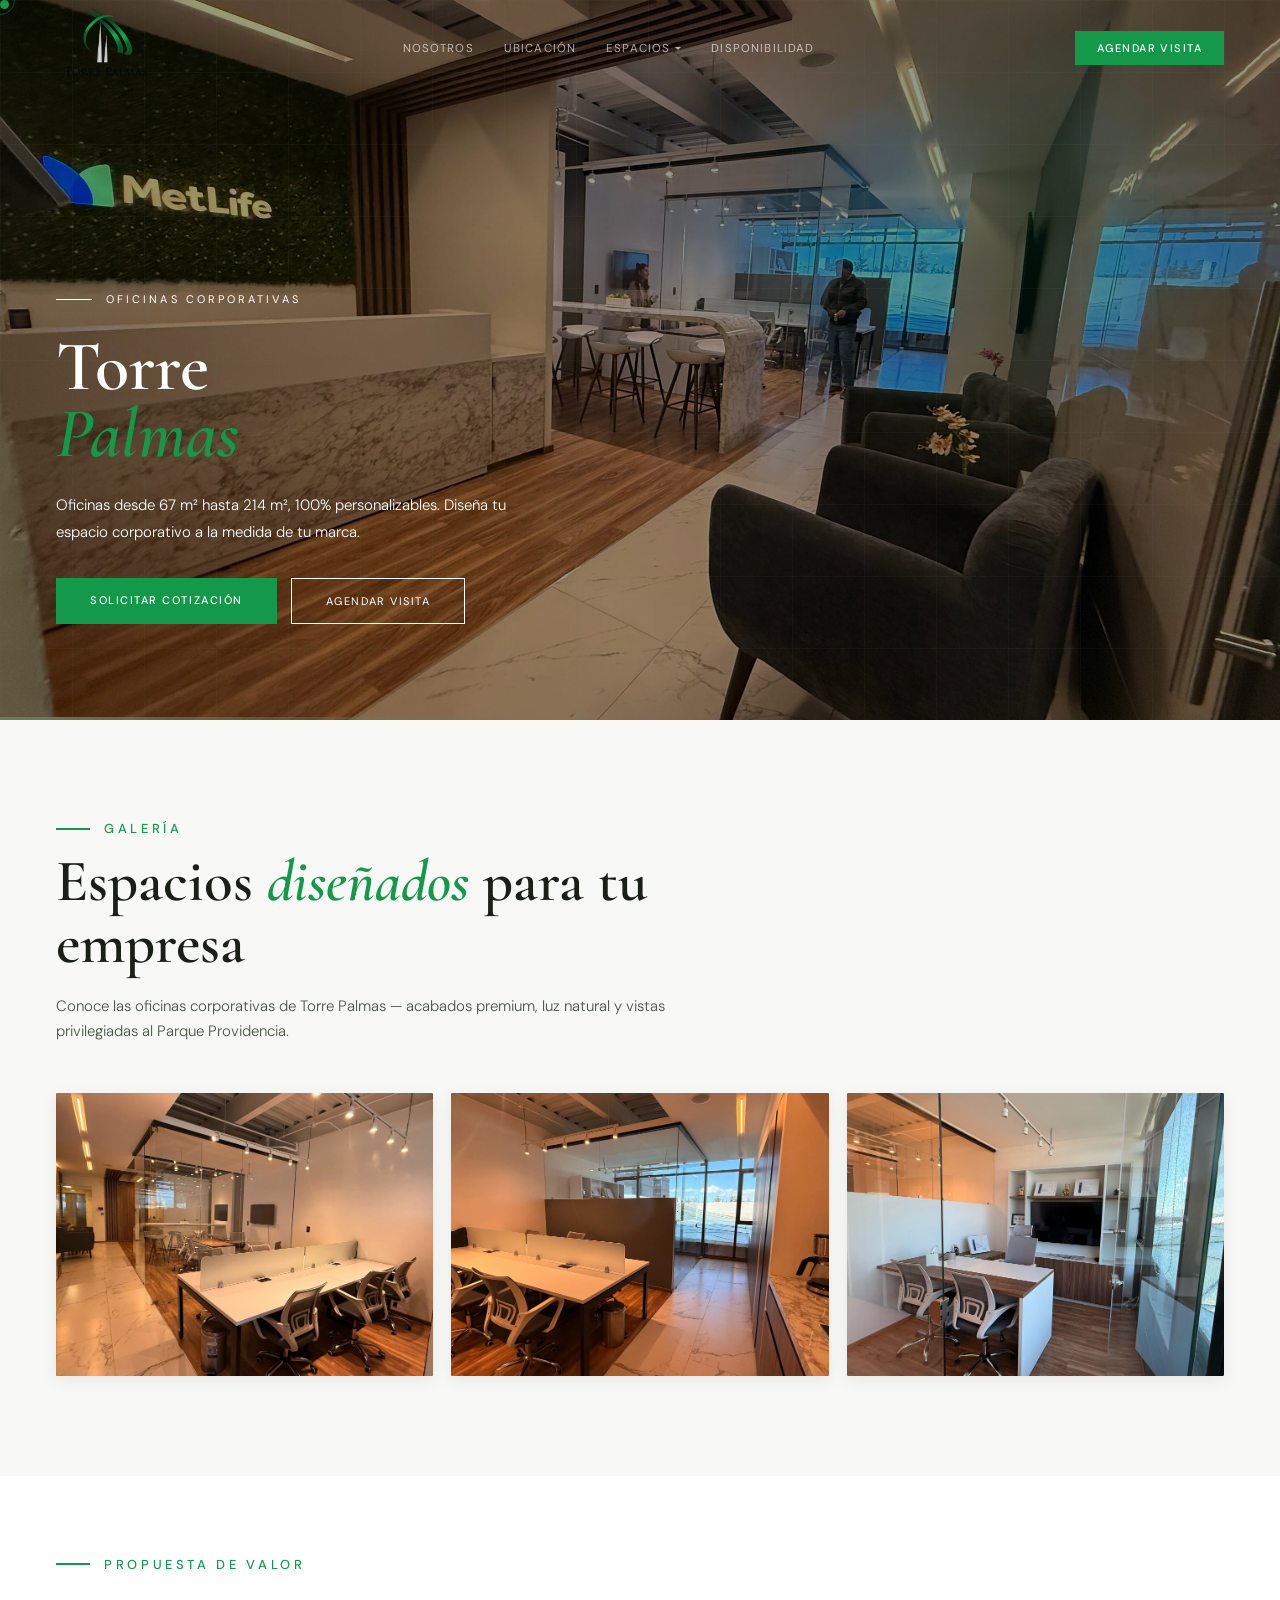
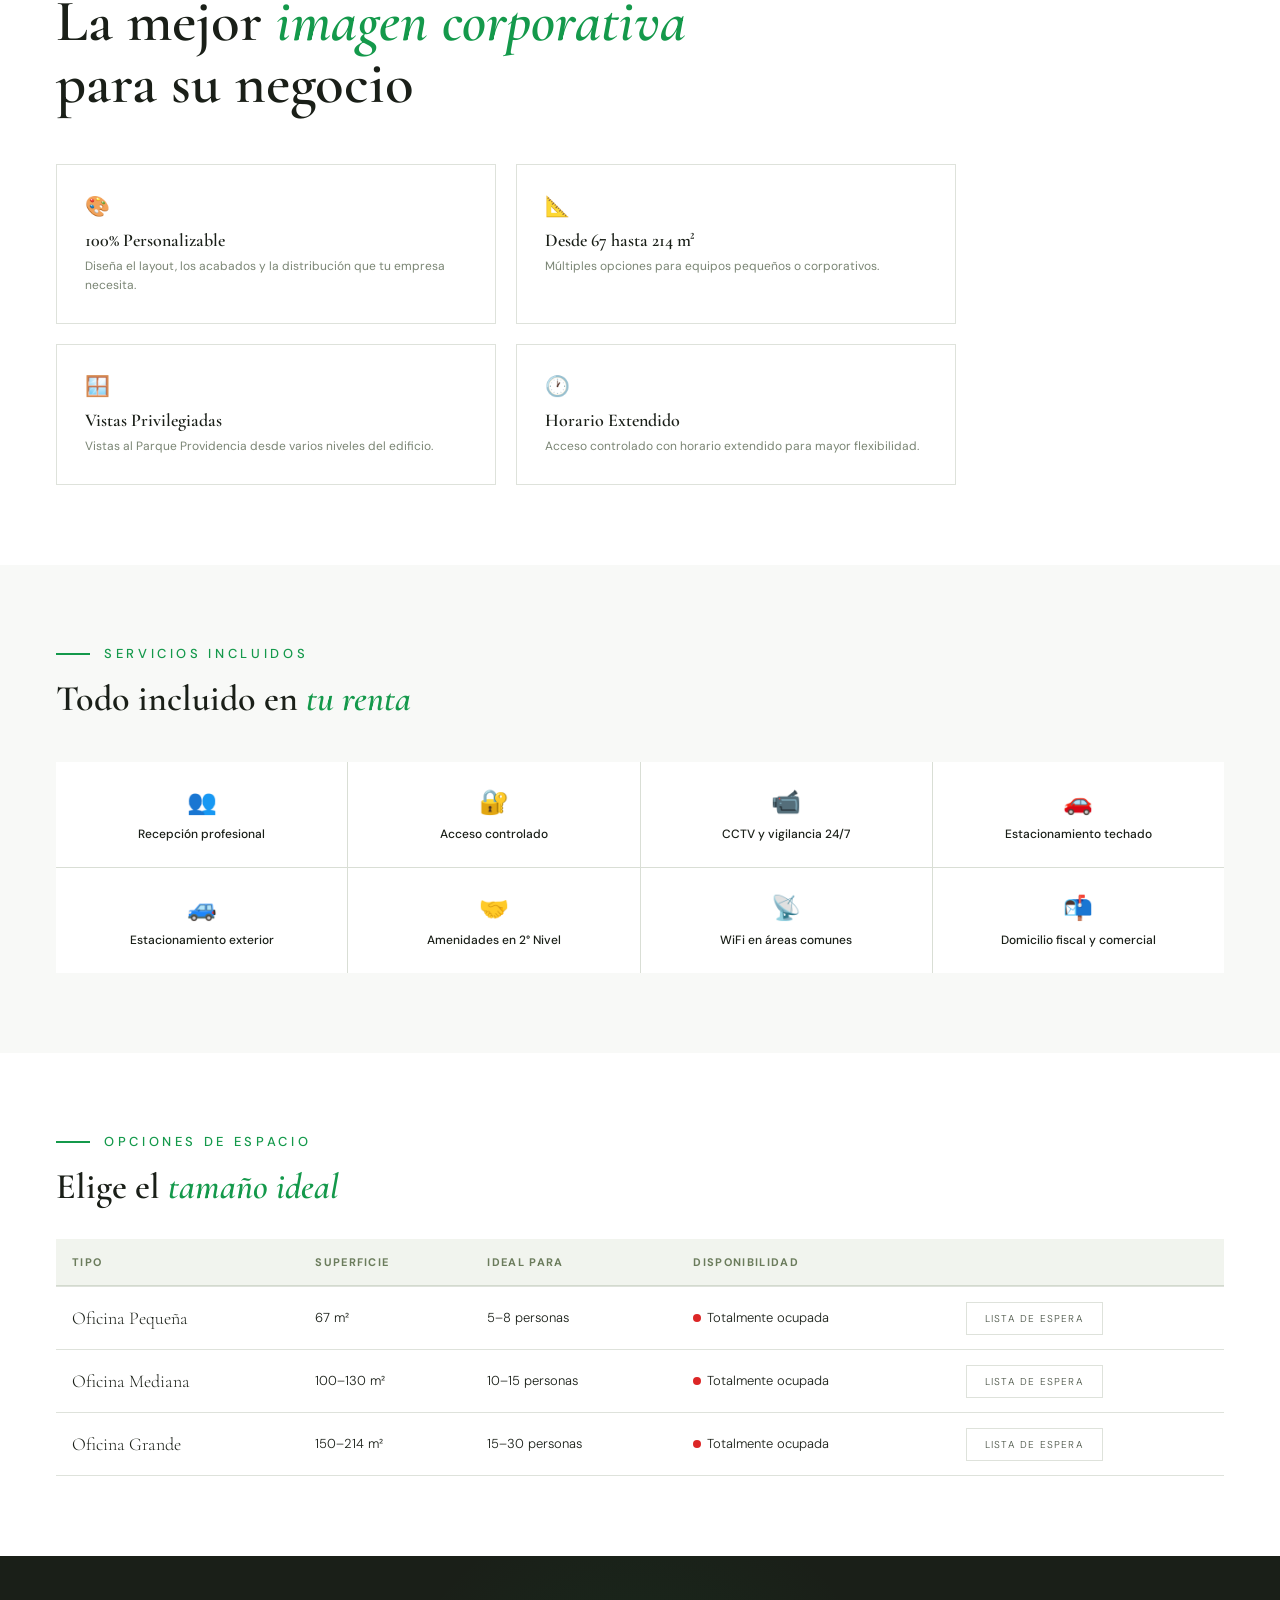
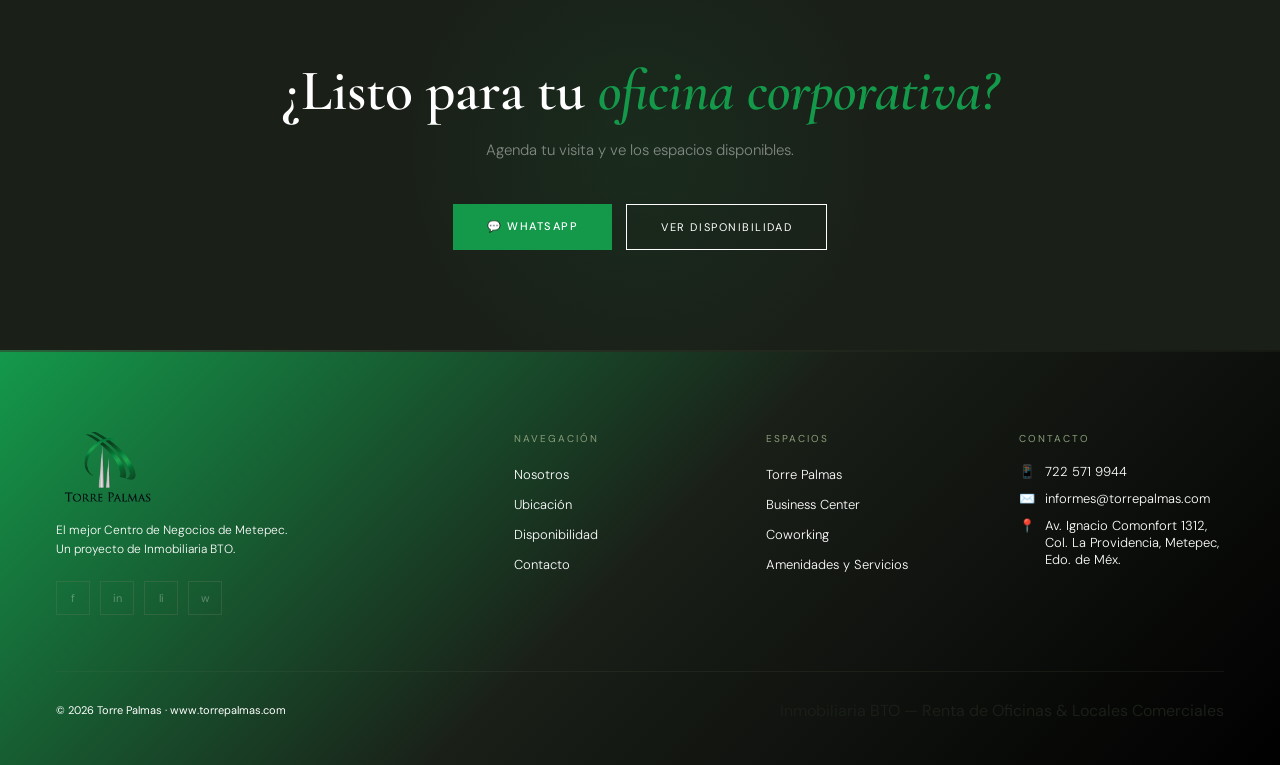
<file: torre-palmas.html>
<!DOCTYPE html>
<html lang="es">
<head>
  <meta charset="UTF-8">
  <meta name="viewport" content="width=device-width, initial-scale=1.0">
  <title>Oficinas Corporativas en Metepec — Torre Palmas | Desde 67 m²</title>
  <meta name="description" content="Oficinas corporativas personalizables en Metepec desde 67 hasta 214 m². Vista al Parque Providencia, acabados premium y horario extendido. Cotiza tu espacio.">
  <meta name="keywords" content="oficinas corporativas Metepec, oficinas en renta Metepec, Torre Palmas oficinas, oficinas grandes Metepec, oficinas Avenida Comonfort">
  <meta name="robots" content="index, follow">
  <meta name="theme-color" content="#14994b">
  <link rel="canonical" href="https://torrepalmas.com/torre-palmas.html">

  <!-- Open Graph -->
  <meta property="og:title" content="Oficinas Corporativas en Metepec — Torre Palmas">
  <meta property="og:description" content="Oficinas personalizables de 67 a 214 m² con vista al Parque Providencia. La mejor imagen corporativa para tu negocio.">
  <meta property="og:image" content="https://torrepalmas.com/images/torre%20palmas.jpg">
  <meta property="og:url" content="https://torrepalmas.com/torre-palmas.html">
  <meta property="og:type" content="website">
  <meta property="og:site_name" content="Torre Palmas">
  <meta property="og:locale" content="es_MX">

  <!-- Twitter Card -->
  <meta name="twitter:card" content="summary_large_image">
  <meta name="twitter:title" content="Oficinas Corporativas en Metepec — Torre Palmas">
  <meta name="twitter:description" content="Oficinas personalizables de 67 a 214 m² con vista al Parque Providencia.">
  <meta name="twitter:image" content="https://torrepalmas.com/images/torre%20palmas.jpg">

  <!-- JSON-LD: Service + FAQPage -->
  <script type="application/ld+json">
  {
    "@context": "https://schema.org",
    "@graph": [
      {
        "@type": "Service",
        "@id": "https://torrepalmas.com/torre-palmas.html#service",
        "name": "Oficinas Corporativas Torre Palmas",
        "serviceType": "Renta de oficinas corporativas",
        "provider": {
          "@type": "LocalBusiness",
          "name": "Torre Palmas",
          "telephone": "+52-722-571-9944",
          "address": {
            "@type": "PostalAddress",
            "streetAddress": "Av. Ignacio Comonfort 1312",
            "addressLocality": "Metepec",
            "addressRegion": "Estado de México",
            "addressCountry": "MX"
          }
        },
        "areaServed": [
          { "@type": "City", "name": "Metepec" },
          { "@type": "City", "name": "Toluca" }
        ],
        "description": "Oficinas corporativas premium en Metepec desde 67 hasta 214 m². 100% personalizables, con vistas al Parque Providencia y horario extendido.",
        "offers": {
          "@type": "Offer",
          "priceCurrency": "MXN",
          "availability": "https://schema.org/InStock",
          "url": "https://torrepalmas.com/contacto.html"
        }
      },
      {
        "@type": "FAQPage",
        "mainEntity": [
          {
            "@type": "Question",
            "name": "¿Qué tamaños de oficina hay disponibles en Torre Palmas?",
            "acceptedAnswer": {
              "@type": "Answer",
              "text": "Las oficinas corporativas de Torre Palmas van desde 67 m² (ideal para 5–8 personas) hasta 214 m² (para 15–30 personas), con opciones intermedias de 100 a 130 m²."
            }
          },
          {
            "@type": "Question",
            "name": "¿Las oficinas son personalizables?",
            "acceptedAnswer": {
              "@type": "Answer",
              "text": "Sí, las oficinas son 100% personalizables. Puedes diseñar el layout, acabados y distribución que tu empresa necesita."
            }
          },
          {
            "@type": "Question",
            "name": "¿Qué servicios incluye la renta?",
            "acceptedAnswer": {
              "@type": "Answer",
              "text": "Recepción profesional, acceso controlado, CCTV 24/7, estacionamiento techado y exterior, amenidades en el segundo nivel, WiFi en áreas comunes y domicilio fiscal y comercial."
            }
          },
          {
            "@type": "Question",
            "name": "¿Dónde está ubicado Torre Palmas?",
            "acceptedAnswer": {
              "@type": "Answer",
              "text": "En Av. Ignacio Comonfort 1312, Col. La Providencia, Metepec, Estado de México, frente al Parque Providencia y a un lado de Town Square."
            }
          }
        ]
      }
    ]
  }
  </script>

  <link rel="preconnect" href="https://fonts.googleapis.com">
  <link href="https://fonts.googleapis.com/css2?family=Cormorant+Garamond:ital,wght@0,300;0,400;0,600;1,300;1,400&family=DM+Sans:opsz,wght@9..40,300;9..40,400;9..40,500&display=swap" rel="stylesheet">
  <link rel="stylesheet" href="css/styles.css">
  <style>
    .product-page-hero { min-height: 80vh; position: relative; overflow: hidden; display: flex; flex-direction: column; justify-content: flex-end; padding: 72px 56px 96px; color: white; }
    .hero-bg { position: absolute; top: 0; left: 0; width: 100%; height: 100%; overflow: hidden; z-index: 0; }
    .hero-bg::before { content: ''; position: absolute; inset: 0; background-image: url('images/torre palmas.jpg'); background-size: cover; background-position: center; z-index: 1; }
    .hero-bg::after { content: ''; position: absolute; inset: 0; background: rgba(0, 0, 0, 0.4); z-index: 2; }
    .hero-grid { position: absolute; inset: 0; background-image: linear-gradient(rgba(107,124,92,0.07) 1px, transparent 1px), linear-gradient(90deg, rgba(107,124,92,0.07) 1px, transparent 1px); background-size: 72px 72px; z-index: 2; }
    .hero-glow { position: absolute; top: -120px; right: -60px; width: 640px; height: 640px; background: radial-gradient(circle, rgba(20,153,75,0.13) 0%, transparent 68%); pointer-events: none; z-index: 2; }
    .hero-olive-accent { position: absolute; bottom: 0; left: 0; width: 40%; height: 3px; background: linear-gradient(to right, var(--olive), transparent); z-index: 3; }
    .hero-content { position: relative; z-index: 3; max-width: 600px; }
    .product-page-hero .hero-eyebrow { display: flex; align-items: center; gap: 14px; font-size: 11px; letter-spacing: 0.28em; text-transform: uppercase; color: white; margin-bottom: 28px; }
    .product-page-hero .hero-eyebrow::before { content: ''; display: block; width: 36px; height: 1px; background: white; }
    .product-page-hero .hero-h1 { font-family: 'Cormorant Garamond', serif; font-size: clamp(40px, 5.5vw, 72px); font-weight: 600; line-height: 0.95; margin-bottom: 24px; }
    .product-page-hero .hero-sub { font-size: 15px; font-weight: 300; line-height: 1.8; max-width: 500px; margin-bottom: 32px; opacity: 0.95; }
    .product-page-hero .hero-actions { display: flex; gap: 14px; flex-wrap: wrap; }
    .why-grid { display: grid; grid-template-columns: repeat(2, 1fr); gap: 20px; }
    .why-item { padding: 28px; border: 1px solid var(--olive-border); background: white; transition: border-color 0.3s, box-shadow 0.3s, background 0.3s, color 0.3s; }
    .why-item:hover { border-color: var(--green); box-shadow: 0 8px 24px rgba(20,153,75,0.07); background: var(--green); color: white; }
    .why-item:hover .why-item-title, .why-item:hover .why-item-text { color: white; }
    .why-icon { font-size: 20px; margin-bottom: 10px; }
    .why-item-title { font-family: 'Cormorant Garamond', serif; font-size: 18px; font-weight: 600; color: var(--ink); margin-bottom: 6px; }
    .why-item-text { font-size: 12px; color: var(--ink-low); line-height: 1.6; }
    .services-grid { display: grid; grid-template-columns: repeat(4, 1fr); gap: 1px; background: var(--olive-border); }
    .service-item { padding: 24px; background: white; display: flex; flex-direction: column; align-items: center; text-align: center; gap: 8px; }
    .service-icon { font-size: 24px; display: block; }
    .service-text { font-size: 12px; font-weight: 500; color: var(--ink); }
    .office-table { width: 100%; border-collapse: collapse; margin-top: 32px; }
    .office-table th { text-align: left; padding: 16px; background: var(--olive-pale); font-size: 11px; letter-spacing: 0.12em; text-transform: uppercase; color: var(--olive); border-bottom: 2px solid var(--olive-border); }
    .office-table td { padding: 20px 16px; border-bottom: 1px solid var(--olive-border); font-size: 13px; color: var(--ink); }
    .office-table tr:hover { background: var(--surface); }
    .status-dot { display: inline-block; width: 8px; height: 8px; background: var(--green); border-radius: 50%; margin-right: 6px; }
    .status-dot.yellow { background: #eab308; }
    .status-dot.red { background: #dc2626; }
    .btn-sm-green { background: var(--green); color: white; padding: 8px 16px; font-size: 11px; font-weight: 500; letter-spacing: 0.12em; text-transform: uppercase; border: none; cursor: pointer; font-family: 'DM Sans', sans-serif; transition: filter 0.25s; }
    .btn-sm-green:hover { filter: brightness(1.08); }
    .cta-section { padding: 100px 56px; background: var(--ink); text-align: center; position: relative; overflow: hidden; }
    .cta-section::before { content: ''; position: absolute; top: 50%; left: 50%; transform: translate(-50%, -50%); width: 520px; height: 520px; background: radial-gradient(circle, rgba(20,153,75,0.1) 0%, transparent 70%); }
    .cta-section > * { position: relative; z-index: 2; }
    .cta-title { font-family: 'Cormorant Garamond', serif; font-size: clamp(30px, 4.5vw, 66px); font-weight: 600; color: white; margin-bottom: 14px; }
    .cta-title em { font-style: italic; color: var(--green); }
    .cta-text { font-size: 15px; font-weight: 300; color: rgba(255, 255, 255, 0.45); margin-bottom: 44px; }
    .cta-actions { display: flex; gap: 14px; justify-content: center; flex-wrap: wrap; }
    @media (max-width: 768px) {
      nav { padding: 0 22px; }
      .hamburger { display: flex; }
      .nav-links, .nav-cta { display: none; }
      .product-page-hero { padding: 80px 22px; min-height: auto; }
      .section-light, .section-surface, .section-olive { padding: 80px 22px; }
      .services-grid { grid-template-columns: 1fr; }
      .cta-section { padding: 80px 22px; }
      .section-light[style*="grid-template-columns"] { grid-template-columns: 1fr !important; gap: 40px !important; }
      .office-table { font-size: 12px; }
      .office-table th, .office-table td { padding: 12px 8px; }
      .office-table th { font-size: 9px; }
      .office-table td:nth-child(3), .office-table th:nth-child(3) { display: none; }
    }
  </style>
</head>
<body>

<div class="cursor" id="cursor"></div>
<div class="cursor-ring" id="cursorRing"></div>

<!-- NAV -->
<nav id="nav">
  <a href="index.html" class="nav-logo"><img src="images/logotipo-torre-palmas.png" alt="Torre Palmas" style="object-fit: contain;"></a>
  <ul class="nav-links">
    <li><a href="nosotros.html" class="nav-link" data-page="nosotros">Nosotros</a></li>
    <li><a href="ubicacion.html" class="nav-link" data-page="ubicacion">Ubicación</a></li>
    <li id="dropLi">
      <button class="nav-drop-btn nav-link" id="dropBtn" data-page="espacios" onclick="toggleDrop();return false;">
        Espacios <span class="caret"></span>
      </button>
      <div class="nav-dropdown" id="navDropdown">
        <a href="torre-palmas.html"><span class="dd-icon">🏢</span>Torre Palmas</a>
        <div class="nav-dropdown-divider"></div>
        <a href="business-center.html"><span class="dd-icon">💼</span>Business Center</a>
        <div class="nav-dropdown-divider"></div>
        <a href="coworking.html"><span class="dd-icon">🤝</span>Coworking</a>
        <div class="nav-dropdown-divider"></div>
        <a href="amenidades.html"><span class="dd-icon">✨</span>Amenidades y Servicios</a>
      </div>
    </li>
    <li><a href="disponibilidad.html" class="nav-link" data-page="disponibilidad">Disponibilidad</a></li>
  </ul>
  <a href="contacto.html" class="nav-cta" style="text-decoration:none">Agendar Visita</a>
  <button class="hamburger" onclick="toggleMobileNav()" id="hamburger"><span></span><span></span><span></span></button>
</nav>

<div class="mobile-nav" id="mobileNav">
  <button class="mobile-nav-close" onclick="toggleMobileNav()" aria-label="Cerrar menú">&times;</button>
  <a href="nosotros.html">Nosotros</a>
  <a href="ubicacion.html">Ubicación</a>
  <div class="mobile-nav-section">
    <button class="mobile-nav-toggle" onclick="toggleMobileServiceMenu()">Espacios <span id="serviceCaretMobile">▼</span></button>
    <div class="mobile-nav-submenu" id="mobileServiceMenu">
      <a href="torre-palmas.html">Torre Palmas</a>
      <a href="business-center.html">Business Center</a>
      <a href="coworking.html">Coworking</a>
      <a href="amenidades.html">Amenidades y Servicios</a>
    </div>
  </div>
  <a href="disponibilidad.html">Disponibilidad</a>
  <a href="contacto.html">Contacto</a>
</div>

<div class="product-page-hero">
  <div class="hero-bg"></div>
  <div class="hero-grid"></div>
  <div class="hero-glow"></div>
  <div class="hero-olive-accent"></div>
  <div class="hero-content">
    <p class="hero-eyebrow">Oficinas Corporativas</p>
    <h1 class="hero-h1">Torre<br><em>Palmas</em></h1>
    <p class="hero-sub">Oficinas desde 67 m² hasta 214 m², 100% personalizables. Diseña tu espacio corporativo a la medida de tu marca.</p>
    <div class="hero-actions">
      <a href="contacto.html" class="btn-primary" style="text-decoration:none">Solicitar Cotización</a>
      <a href="contacto.html" class="btn-outline-white" style="text-decoration:none">Agendar Visita</a>
    </div>
  </div>
</div>

<section class="gallery-section">
  <div class="gallery-header">
    <p class="section-label">Galería</p>
    <h2 class="section-title">Espacios <em>diseñados</em> para tu empresa</h2>
    <p class="section-body">Conoce las oficinas corporativas de Torre Palmas — acabados premium, luz natural y vistas privilegiadas al Parque Providencia.</p>
  </div>
  <div class="gallery-grid">
    <div class="gallery-item" data-gallery="torre"><img src="images/fotos%20para%20galerias/torre%20palmas/c0dc2580-178b-4bca-8ff9-a8600fd8e6af.jpg" alt="Oficina Torre Palmas — vista principal" loading="lazy"><span class="gallery-zoom">⤢</span></div>
    <div class="gallery-item" data-gallery="torre"><img src="images/fotos%20para%20galerias/torre%20palmas/37e35a68-94e5-44b6-96e5-da8620f11f41.jpg" alt="Oficina Torre Palmas — sala de juntas" loading="lazy"><span class="gallery-zoom">⤢</span></div>
    <div class="gallery-item" data-gallery="torre"><img src="images/fotos%20para%20galerias/torre%20palmas/78332f17-49c1-4d1e-bd03-4fb935a901d3.jpg" alt="Oficina Torre Palmas — área de trabajo" loading="lazy"><span class="gallery-zoom">⤢</span></div>
  </div>
</section>

<div class="section-light" style="padding-top:80px;padding-bottom:80px">
  <p class="section-label">Propuesta de Valor</p>
  <h2 class="section-title">La mejor <em>imagen corporativa</em><br>para su negocio</h2>
  <div class="why-grid" style="margin-top:48px;max-width:900px">
    <div class="why-item"><div class="why-icon">🎨</div><div class="why-item-title">100% Personalizable</div><div class="why-item-text">Diseña el layout, los acabados y la distribución que tu empresa necesita.</div></div>
    <div class="why-item"><div class="why-icon">📐</div><div class="why-item-title">Desde 67 hasta 214 m²</div><div class="why-item-text">Múltiples opciones para equipos pequeños o corporativos.</div></div>
    <div class="why-item"><div class="why-icon">🪟</div><div class="why-item-title">Vistas Privilegiadas</div><div class="why-item-text">Vistas al Parque Providencia desde varios niveles del edificio.</div></div>
    <div class="why-item"><div class="why-icon">🕐</div><div class="why-item-title">Horario Extendido</div><div class="why-item-text">Acceso controlado con horario extendido para mayor flexibilidad.</div></div>
  </div>
</div>

<div class="section-surface" style="padding-top:80px;padding-bottom:80px">
  <p class="section-label">Servicios Incluidos</p>
  <h2 class="section-title" style="font-size:36px;margin-bottom:0">Todo incluido en <em>tu renta</em></h2>
  <div class="services-grid" style="margin-top:44px">
    <div class="service-item"><span class="service-icon">👥</span><span class="service-text">Recepción profesional</span></div>
    <div class="service-item"><span class="service-icon">🔐</span><span class="service-text">Acceso controlado</span></div>
    <div class="service-item"><span class="service-icon">📹</span><span class="service-text">CCTV y vigilancia 24/7</span></div>
    <div class="service-item"><span class="service-icon">🚗</span><span class="service-text">Estacionamiento techado</span></div>
    <div class="service-item"><span class="service-icon">🚙</span><span class="service-text">Estacionamiento exterior</span></div>
    <div class="service-item"><span class="service-icon">🤝</span><span class="service-text">Amenidades en 2° Nivel</span></div>
    <div class="service-item"><span class="service-icon">📡</span><span class="service-text">WiFi en áreas comunes</span></div>
    <div class="service-item"><span class="service-icon">📬</span><span class="service-text">Domicilio fiscal y comercial</span></div>
  </div>
</div>

<div class="section-light" style="padding-top:80px;padding-bottom:80px">
  <p class="section-label">Opciones de Espacio</p>
  <h2 class="section-title" style="font-size:36px">Elige el <em>tamaño ideal</em></h2>
  <table class="office-table">
    <thead><tr><th>Tipo</th><th>Superficie</th><th>Ideal para</th><th>Disponibilidad</th><th></th></tr></thead>
    <tbody>
      <tr><td>Oficina Pequeña</td><td>67 m²</td><td>5–8 personas</td><td><span class="status-dot red"></span>Totalmente ocupada</td><td><a href="contacto.html" class="btn-sm-olive" style="text-decoration:none">Lista de espera</a></td></tr>
      <tr><td>Oficina Mediana</td><td>100–130 m²</td><td>10–15 personas</td><td><span class="status-dot red"></span>Totalmente ocupada</td><td><a href="contacto.html" class="btn-sm-olive" style="text-decoration:none">Lista de espera</a></td></tr>
      <tr><td>Oficina Grande</td><td>150–214 m²</td><td>15–30 personas</td><td><span class="status-dot red"></span>Totalmente ocupada</td><td><a href="contacto.html" class="btn-sm-olive" style="text-decoration:none">Lista de espera</a></td></tr>
    </tbody>
  </table>
</div>


<div class="cta-section">
  <h2 class="cta-title">¿Listo para tu <em>oficina corporativa?</em></h2>
  <p class="cta-text">Agenda tu visita y ve los espacios disponibles.</p>
  <div class="cta-actions">
    <a href="https://wa.me/527225719944" class="btn-primary" target="_blank" style="text-decoration:none">💬 WhatsApp</a>
    <a href="disponibilidad.html" class="btn-outline-white" style="text-decoration:none">Ver disponibilidad</a>
  </div>
</div>

<footer>
  <div class="footer-grid">
    <div>
      <div class="footer-brand-name"><img src="images/logotipo-torre-palmas.png" alt="Torre Palmas"></div>
      <p class="footer-tagline">El mejor Centro de Negocios de Metepec.<br>Un proyecto de Inmobiliaria BTO.</p>
      <div class="footer-social">
        <a href="#" class="social-btn">f</a><a href="#" class="social-btn">in</a><a href="#" class="social-btn">li</a><a href="#" class="social-btn">w</a>
      </div>
    </div>
    <div>
      <p class="footer-col-title">Navegación</p>
      <ul class="footer-links">
        <li><a href="nosotros.html">Nosotros</a></li>
        <li><a href="ubicacion.html">Ubicación</a></li>
        <li><a href="disponibilidad.html">Disponibilidad</a></li>
        <li><a href="contacto.html">Contacto</a></li>
      </ul>
    </div>
    <div>
      <p class="footer-col-title">Espacios</p>
      <ul class="footer-links">
        <li><a href="torre-palmas.html">Torre Palmas</a></li>
        <li><a href="business-center.html">Business Center</a></li>
        <li><a href="coworking.html">Coworking</a></li>
        <li><a href="amenidades.html">Amenidades y Servicios</a></li>
      </ul>
    </div>
    <div>
      <p class="footer-col-title">Contacto</p>
      <div class="footer-contact-item"><span>📱</span><span>722 571 9944</span></div>
      <div class="footer-contact-item"><span>✉️</span><span>informes@torrepalmas.com</span></div>
      <div class="footer-contact-item"><span>📍</span><span>Av. Ignacio Comonfort 1312, Col. La Providencia, Metepec, Edo. de Méx.</span></div>
    </div>
  </div>
  <div class="footer-bottom">
    <p class="footer-copy">© 2026 Torre Palmas · www.torrepalmas.com</p>
    <p class="footer-by">Inmobiliaria <span>BTO</span> — Renta de Oficinas &amp; Locales Comerciales</p>
  </div>
</footer>

<script src="js/scripts.js"></script>
<script>
  document.addEventListener('DOMContentLoaded', () => {
    loadHeader();
  });
</script>
</body>
</html>
</file>
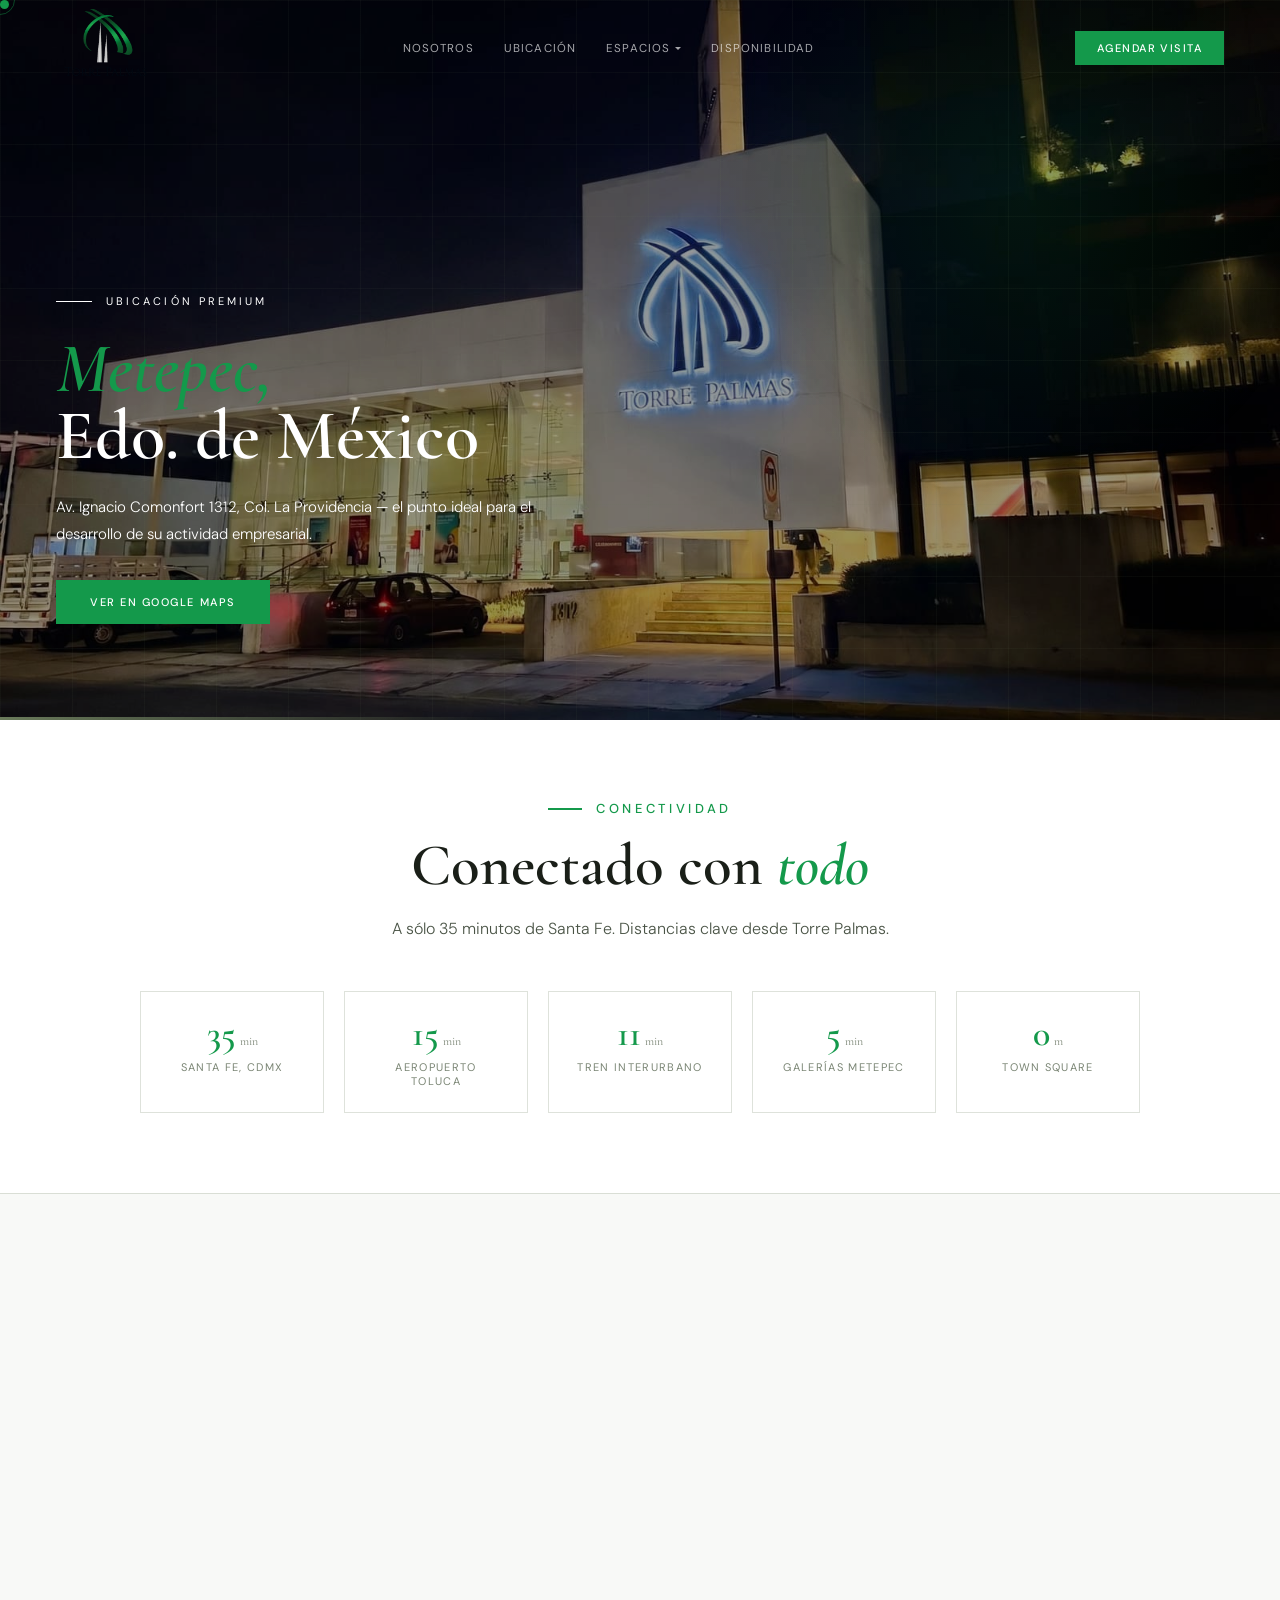
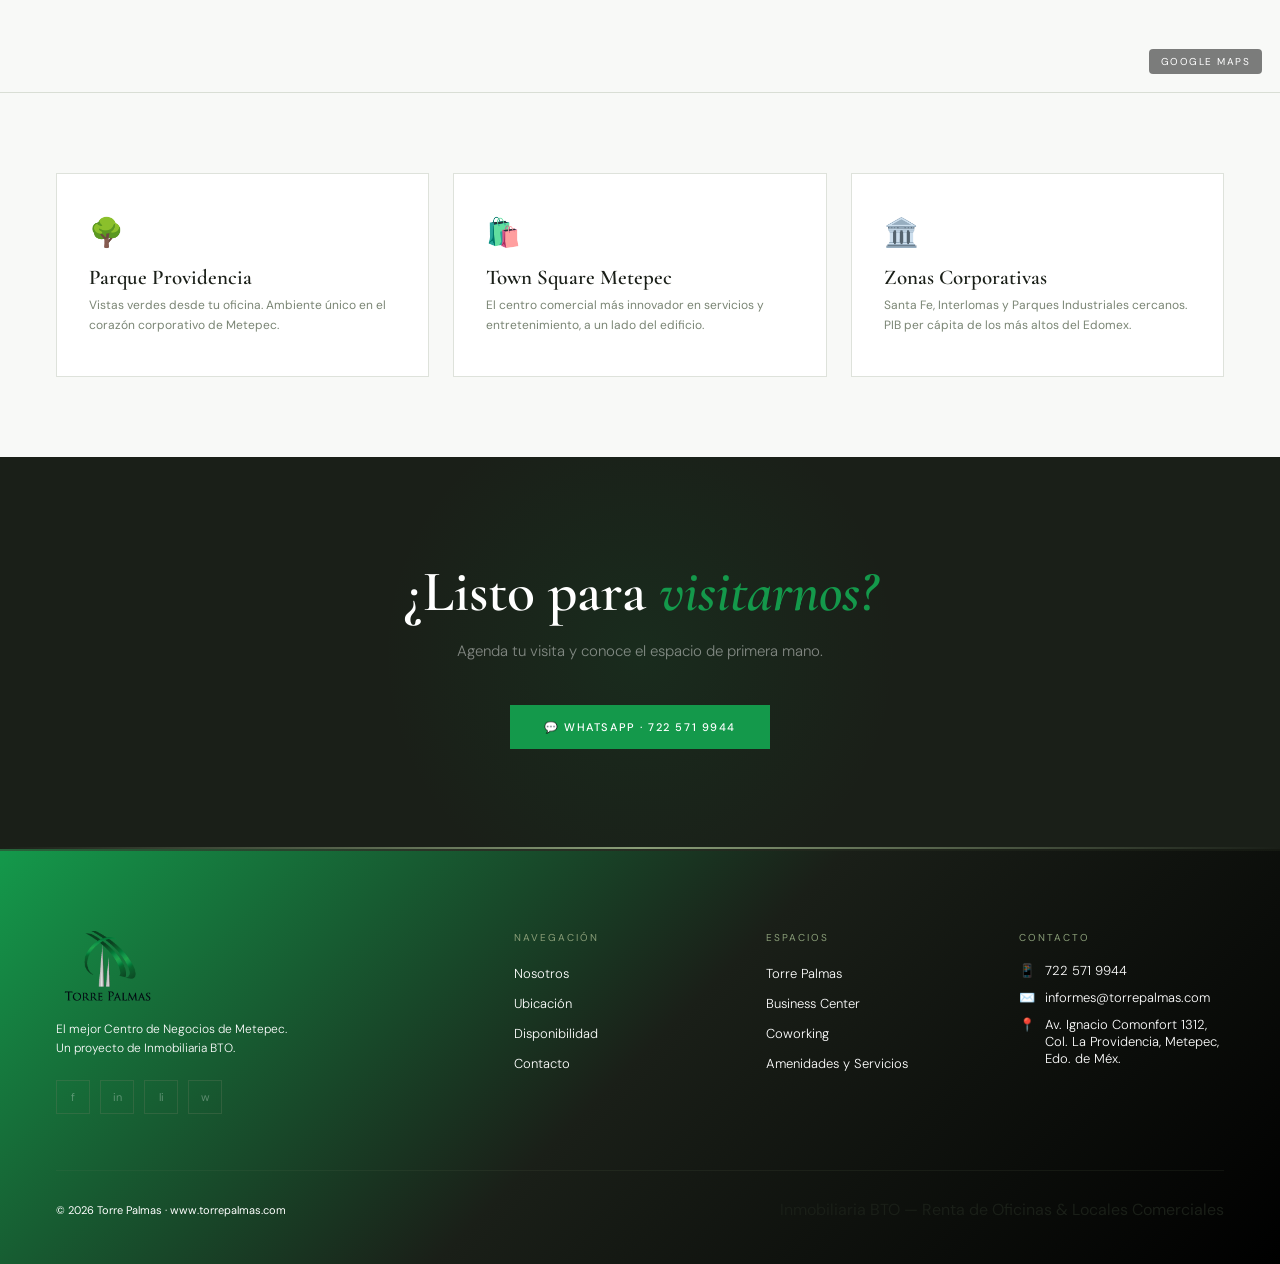
<file: ubicacion.html>
<!DOCTYPE html>
<html lang="es">
<head>
  <meta charset="UTF-8">
  <meta name="viewport" content="width=device-width, initial-scale=1.0">
  <title>Ubicación Torre Palmas — Av. Comonfort, Metepec | Frente al Parque Providencia</title>
  <meta name="description" content="Torre Palmas en Av. Ignacio Comonfort 1312, Metepec — frente al Parque Providencia y a un lado de Town Square. A 35 min de Santa Fe y CDMX.">
  <meta name="keywords" content="ubicación Torre Palmas, dirección centro de negocios Metepec, oficinas Avenida Comonfort, oficinas frente Parque Providencia, oficinas Town Square Metepec">
  <meta name="robots" content="index, follow">
  <meta name="theme-color" content="#14994b">
  <link rel="canonical" href="https://torrepalmas.com/ubicacion.html">

  <!-- Open Graph -->
  <meta property="og:title" content="Ubicación Torre Palmas — Av. Comonfort, Metepec">
  <meta property="og:description" content="Frente al Parque Providencia. A 35 min de Santa Fe y CDMX. La mejor ubicación de Metepec.">
  <meta property="og:image" content="https://torrepalmas.com/images/ubicacion.jpg">
  <meta property="og:url" content="https://torrepalmas.com/ubicacion.html">
  <meta property="og:type" content="website">
  <meta property="og:site_name" content="Torre Palmas">
  <meta property="og:locale" content="es_MX">

  <!-- Twitter Card -->
  <meta name="twitter:card" content="summary_large_image">
  <meta name="twitter:title" content="Ubicación Torre Palmas — Metepec">
  <meta name="twitter:description" content="Av. Comonfort 1312, frente al Parque Providencia.">
  <meta name="twitter:image" content="https://torrepalmas.com/images/ubicacion.jpg">

  <!-- JSON-LD: Place -->
  <script type="application/ld+json">
  {
    "@context": "https://schema.org",
    "@type": "Place",
    "name": "Torre Palmas",
    "url": "https://torrepalmas.com/ubicacion.html",
    "address": {
      "@type": "PostalAddress",
      "streetAddress": "Av. Ignacio Comonfort 1312",
      "addressLocality": "Metepec",
      "addressRegion": "Estado de México",
      "postalCode": "52140",
      "addressCountry": "MX"
    },
    "geo": {
      "@type": "GeoCoordinates",
      "latitude": "19.2613",
      "longitude": "-99.6167"
    },
    "hasMap": "https://maps.google.com/?q=Av.+Ignacio+Comonfort+1312,+Metepec",
    "containedInPlace": [
      { "@type": "Place", "name": "Col. La Providencia" },
      { "@type": "Place", "name": "Metepec" }
    ]
  }
  </script>

  <link rel="preconnect" href="https://fonts.googleapis.com">
  <link href="https://fonts.googleapis.com/css2?family=Cormorant+Garamond:ital,wght@0,300;0,400;0,600;1,300;1,400&family=DM+Sans:opsz,wght@9..40,300;9..40,400;9..40,500&display=swap" rel="stylesheet">
  <link rel="stylesheet" href="css/styles.css">
  <style>
    /* Product page hero styles */
    .product-page-hero { min-height: 80vh; position: relative; overflow: hidden; display: flex; flex-direction: column; justify-content: flex-end; padding: 72px 56px 96px; color: white; }
    .hero-bg { position: absolute; top: 0; left: 0; width: 100%; height: 100%; overflow: hidden; z-index: 0; }
    .hero-bg::before { content: ''; position: absolute; inset: 0; background-image: url('images/ubicacion.jpg'); background-size: cover; background-position: center; z-index: 1; }
    .hero-bg::after { content: ''; position: absolute; inset: 0; background: rgba(0, 0, 0, 0.4); z-index: 2; }
    .hero-grid { position: absolute; inset: 0; background-image: linear-gradient(rgba(107,124,92,0.07) 1px, transparent 1px), linear-gradient(90deg, rgba(107,124,92,0.07) 1px, transparent 1px); background-size: 72px 72px; z-index: 2; }
    .hero-glow { position: absolute; top: -120px; right: -60px; width: 640px; height: 640px; background: radial-gradient(circle, rgba(20,153,75,0.13) 0%, transparent 68%); pointer-events: none; z-index: 2; }
    .hero-olive-accent { position: absolute; bottom: 0; left: 0; width: 40%; height: 3px; background: linear-gradient(to right, var(--olive), transparent); z-index: 3; }
    .hero-content { position: relative; z-index: 3; max-width: 600px; }
    .product-page-hero .hero-eyebrow { display: flex; align-items: center; gap: 14px; font-size: 11px; letter-spacing: 0.28em; text-transform: uppercase; color: white; margin-bottom: 28px; }
    .product-page-hero .hero-eyebrow::before { content: ''; display: block; width: 36px; height: 1px; background: white; }
    .product-page-hero .hero-h1 { font-family: 'Cormorant Garamond', serif; font-size: clamp(40px, 5.5vw, 72px); font-weight: 600; line-height: 0.95; margin-bottom: 24px; }
    .product-page-hero .hero-sub { font-size: 15px; font-weight: 300; line-height: 1.8; max-width: 500px; margin-bottom: 32px; opacity: 0.95; }
    .product-page-hero .hero-actions { display: flex; gap: 14px; flex-wrap: wrap; }
    .text-center { text-align: center; }
    .mx-auto { margin-left: auto; margin-right: auto; }
    .distances-row { display: grid; grid-template-columns: repeat(5, 1fr); gap: 20px; }
    .dist-item { padding: 24px; border: 1px solid var(--olive-border); background: white; }
    .dist-num { font-family: 'Cormorant Garamond', serif; font-size: 36px; font-weight: 600; color: var(--green); line-height: 1; }
    .dist-unit { font-size: 12px; font-weight: 400; color: var(--ink-low); margin-left: 4px; }
    .dist-label { font-size: 11px; letter-spacing: 0.12em; text-transform: uppercase; color: var(--ink-low); margin-top: 8px; }
    .map-container { position: relative; width: 100%; height: 500px; background: var(--surface); border-top: 1px solid var(--olive-border); border-bottom: 1px solid var(--olive-border); }
    .surround-card { padding: 40px 32px; background: white; border: 1px solid var(--olive-border); transition: border-color 0.3s, box-shadow 0.3s, background 0.3s, color 0.3s; }
    .surround-card:hover { border-color: var(--green); box-shadow: 0 8px 24px rgba(20,153,75,0.07); background: var(--green); color: white; }
    .surround-card:hover .surround-title { color: white; }
    .surround-card:hover .surround-text { color: white; }
    .surround-icon { font-size: 28px; margin-bottom: 14px; display: block; }
    .surround-title { font-family: 'Cormorant Garamond', serif; font-size: 21px; font-weight: 600; color: var(--ink); margin-bottom: 6px; }
    .surround-text { font-size: 12px; color: var(--ink-low); line-height: 1.65; }
    .cta-section { padding: 100px 56px; background: var(--ink); text-align: center; position: relative; overflow: hidden; }
    .cta-section::before { content: ''; position: absolute; top: 50%; left: 50%; transform: translate(-50%, -50%); width: 520px; height: 520px; background: radial-gradient(circle, rgba(20,153,75,0.1) 0%, transparent 70%); }
    .cta-section::after { content: ''; position: absolute; bottom: 0; left: 0; right: 0; height: 2px; background: linear-gradient(to right, transparent, var(--olive-light), transparent); }
    .cta-section > * { position: relative; z-index: 2; }
    .cta-title { font-family: 'Cormorant Garamond', serif; font-size: clamp(30px, 4.5vw, 66px); font-weight: 600; color: white; margin-bottom: 14px; }
    .cta-title em { font-style: italic; color: var(--green); }
    .cta-text { font-size: 15px; font-weight: 300; color: rgba(255, 255, 255, 0.45); margin-bottom: 44px; }
    .cta-actions { display: flex; gap: 14px; justify-content: center; flex-wrap: wrap; }
    @media (max-width: 768px) {
      nav { padding: 0 22px; }
      .hamburger { display: flex; }
      .nav-links, .nav-cta { display: none; }
      .product-page-hero { padding: 80px 22px; min-height: auto; }
      .section-light, .section-surface, .section-olive, .section-dark { padding: 80px 22px; }
      .distances-row { grid-template-columns: 1fr; gap: 12px; }
      .dist-item { padding: 16px; }
      .map-container { height: 300px; }
      .cta-section { padding: 80px 22px; }
      .cta-actions { flex-direction: column; align-items: center; }
      .section-surface[style*="grid-template-columns"] { grid-template-columns: 1fr !important; }
    }
  </style>
</head>
<body>

<div class="cursor" id="cursor"></div>
<div class="cursor-ring" id="cursorRing"></div>

<!-- NAV -->
<nav id="nav">
  <a href="index.html" class="nav-logo"><img src="images/logotipo-torre-palmas.png" alt="Torre Palmas" style="object-fit: contain;"></a>
  <ul class="nav-links">
    <li><a href="nosotros.html" class="nav-link" data-page="nosotros">Nosotros</a></li>
    <li><a href="ubicacion.html" class="nav-link" data-page="ubicacion">Ubicación</a></li>
    <li id="dropLi">
      <button class="nav-drop-btn nav-link" id="dropBtn" data-page="espacios" onclick="toggleDrop();return false;">
        Espacios <span class="caret"></span>
      </button>
      <div class="nav-dropdown" id="navDropdown">
        <a href="torre-palmas.html"><span class="dd-icon">🏢</span>Torre Palmas</a>
        <div class="nav-dropdown-divider"></div>
        <a href="business-center.html"><span class="dd-icon">💼</span>Business Center</a>
        <div class="nav-dropdown-divider"></div>
        <a href="coworking.html"><span class="dd-icon">🤝</span>Coworking</a>
        <div class="nav-dropdown-divider"></div>
        <a href="amenidades.html"><span class="dd-icon">✨</span>Amenidades y Servicios</a>
      </div>
    </li>
    <li><a href="disponibilidad.html" class="nav-link" data-page="disponibilidad">Disponibilidad</a></li>
  </ul>
  <a href="contacto.html" class="nav-cta" style="text-decoration:none">Agendar Visita</a>
  <button class="hamburger" onclick="toggleMobileNav()" id="hamburger"><span></span><span></span><span></span></button>
</nav>

<div class="mobile-nav" id="mobileNav">
  <button class="mobile-nav-close" onclick="toggleMobileNav()" aria-label="Cerrar menú">&times;</button>
  <a href="nosotros.html">Nosotros</a>
  <a href="ubicacion.html">Ubicación</a>
  <div class="mobile-nav-section">
    <button class="mobile-nav-toggle" onclick="toggleMobileServiceMenu()">Espacios <span id="serviceCaretMobile">▼</span></button>
    <div class="mobile-nav-submenu" id="mobileServiceMenu">
      <a href="torre-palmas.html">Torre Palmas</a>
      <a href="business-center.html">Business Center</a>
      <a href="coworking.html">Coworking</a>
      <a href="amenidades.html">Amenidades y Servicios</a>
    </div>
  </div>
  <a href="disponibilidad.html">Disponibilidad</a>
  <a href="contacto.html">Contacto</a>
</div>

<!-- UBICACION HERO -->
<div class="product-page-hero">
  <div class="hero-bg"></div>
  <div class="hero-grid"></div>
  <div class="hero-glow"></div>
  <div class="hero-olive-accent"></div>
  <div class="hero-content">
    <p class="hero-eyebrow">Ubicación Premium</p>
    <h1 class="hero-h1"><em>Metepec,</em><br>Edo. de México</h1>
    <p class="hero-sub">Av. Ignacio Comonfort 1312, Col. La Providencia — el punto ideal para el desarrollo de su actividad empresarial.</p>
    <div class="hero-actions">
      <a href="https://maps.app.goo.gl/dqwFKaaLSqL8jTWA6" class="btn-primary" target="_blank" style="text-decoration:none">Ver en Google Maps</a>
    </div>
  </div>
</div>

<!-- CONECTIVIDAD -->
<div class="section-light text-center" style="padding-top:80px;padding-bottom:80px">
  <p class="section-label" style="justify-content:center">Conectividad</p>
  <h2 class="section-title mx-auto" style="text-align:center;margin-bottom:16px">Conectado con <em>todo</em></h2>
  <p class="section-body mx-auto" style="text-align:center;margin-bottom:48px;max-width:600px">A sólo 35 minutos de Santa Fe. Distancias clave desde Torre Palmas.</p>
  <div class="distances-row" style="max-width:1000px;margin:0 auto">
    <div class="dist-item"><div class="dist-num">35<span class="dist-unit">min</span></div><div class="dist-label">Santa Fe, CDMX</div></div>
    <div class="dist-item"><div class="dist-num">15<span class="dist-unit">min</span></div><div class="dist-label">Aeropuerto Toluca</div></div>
    <div class="dist-item"><div class="dist-num">11<span class="dist-unit">min</span></div><div class="dist-label">Tren Interurbano</div></div>
    <div class="dist-item"><div class="dist-num">5<span class="dist-unit">min</span></div><div class="dist-label">Galerías Metepec</div></div>
    <div class="dist-item"><div class="dist-num">0<span class="dist-unit">m</span></div><div class="dist-label">Town Square</div></div>
  </div>
</div>

<!-- MAP -->
<div class="map-container">
  <iframe src="https://www.google.com/maps/embed?pb=!1m18!1m12!1m3!1d3756.0842890647404!2d-99.63456092346993!3d19.265947381486428!2m3!1f0!2f0!3f0!3m2!1i1024!2i768!4f13.1!3m3!1m2!1s0x85cd339eca24f16d%3A0x1234567890abcdef!2sAv.%20Ignacio%20Comonfort%201312!5e0!3m2!1ses!2smx!4v1234567890" width="100%" height="100%" style="border:0;position:absolute;inset:0;" allowfullscreen="" loading="lazy" referrerpolicy="no-referrer-when-downgrade"></iframe>
  <div style="position:absolute;bottom:18px;right:18px;font-size:10px;letter-spacing:0.15em;color:var(--white);text-transform:uppercase;background:rgba(0,0,0,0.5);padding:6px 12px;border-radius:4px;z-index:10;">Google Maps</div>
</div>

<!-- ALREDEDORES -->
<div class="section-surface" style="display:grid;grid-template-columns:repeat(3,1fr);gap:24px;padding:80px 56px">
  <div class="surround-card"><span class="surround-icon">🌳</span><div class="surround-title">Parque Providencia</div><div class="surround-text">Vistas verdes desde tu oficina. Ambiente único en el corazón corporativo de Metepec.</div></div>
  <div class="surround-card"><span class="surround-icon">🛍️</span><div class="surround-title">Town Square Metepec</div><div class="surround-text">El centro comercial más innovador en servicios y entretenimiento, a un lado del edificio.</div></div>
  <div class="surround-card"><span class="surround-icon">🏛️</span><div class="surround-title">Zonas Corporativas</div><div class="surround-text">Santa Fe, Interlomas y Parques Industriales cercanos. PIB per cápita de los más altos del Edomex.</div></div>
</div>

<!-- CTA -->
<div class="cta-section">
  <h2 class="cta-title">¿Listo para <em>visitarnos?</em></h2>
  <p class="cta-text">Agenda tu visita y conoce el espacio de primera mano.</p>
  <div class="cta-actions">
    <a href="https://wa.me/527225719944" class="btn-primary" target="_blank" style="text-decoration:none">💬 WhatsApp · 722 571 9944</a>
  </div>
</div>

<!-- FOOTER -->
<footer>
  <div class="footer-grid">
    <div>
      <div class="footer-brand-name"><img src="images/logotipo-torre-palmas.png" alt="Torre Palmas"></div>
      <p class="footer-tagline">El mejor Centro de Negocios de Metepec.<br>Un proyecto de Inmobiliaria BTO.</p>
      <div class="footer-social">
        <a href="#" class="social-btn">f</a><a href="#" class="social-btn">in</a>
        <a href="#" class="social-btn">li</a><a href="#" class="social-btn">w</a>
      </div>
    </div>
    <div>
      <p class="footer-col-title">Navegación</p>
      <ul class="footer-links">
        <li><a href="nosotros.html">Nosotros</a></li>
        <li><a href="ubicacion.html">Ubicación</a></li>
        <li><a href="disponibilidad.html">Disponibilidad</a></li>
        <li><a href="contacto.html">Contacto</a></li>
      </ul>
    </div>
    <div>
      <p class="footer-col-title">Espacios</p>
      <ul class="footer-links">
        <li><a href="torre-palmas.html">Torre Palmas</a></li>
        <li><a href="business-center.html">Business Center</a></li>
        <li><a href="coworking.html">Coworking</a></li>
        <li><a href="amenidades.html">Amenidades y Servicios</a></li>
      </ul>
    </div>
    <div>
      <p class="footer-col-title">Contacto</p>
      <div class="footer-contact-item"><span>📱</span><span>722 571 9944</span></div>
      <div class="footer-contact-item"><span>✉️</span><span>informes@torrepalmas.com</span></div>
      <div class="footer-contact-item"><span>📍</span><span>Av. Ignacio Comonfort 1312, Col. La Providencia, Metepec, Edo. de Méx.</span></div>
    </div>
  </div>
  <div class="footer-bottom">
    <p class="footer-copy">© 2026 Torre Palmas · www.torrepalmas.com</p>
    <p class="footer-by">Inmobiliaria <span>BTO</span> — Renta de Oficinas &amp; Locales Comerciales</p>
  </div>
</footer>

<script src="js/scripts.js"></script>
<script>
  document.addEventListener('DOMContentLoaded', () => {
    loadHeader();
  });
</script>

</body>
</html>
</file>
<file: css/styles.css>
/* Torre Palmas — Global Styles */

:root {
  /* Primario */
  --green:        #14994b;
  --green-dark:   #0e7a3b;
  --green-light:  #1db85a;
  --green-bg:     rgba(20,153,75,0.06);
  --green-border: rgba(20,153,75,0.18);

  /* Olivo — acento cálido */
  --olive:        #6b7c5c;
  --olive-light:  #8a9e78;
  --olive-pale:   #f1f4ee;
  --olive-mid:    rgba(107,124,92,0.15);
  --olive-border: rgba(107,124,92,0.22);

  /* Blancos y superficie */
  --white:        #ffffff;
  --surface:      #f8f9f7;
  --surface2:     #f2f5f0;
  --surface3:     #eaefe6;

  /* Texto oscuro */
  --ink:          #1a1f18;
  --ink-mid:      #4a5446;
  --ink-low:      #7a8574;

  /* Nav oscuro */
  --nav-bg:       rgba(26,31,24,0.50);

  /* Azul Coworking */
  --blue:         #1e90b8;
  --blue-light:   #4fb3d4;
  --blue-bg:      rgba(30,144,184,0.08);
}

*, *::before, *::after { box-sizing: border-box; margin: 0; padding: 0; }
html { scroll-behavior: smooth; }

body {
  font-family: 'DM Sans', sans-serif;
  background: var(--white);
  color: var(--ink);
  overflow-x: hidden;
  cursor: none;
}

/* ── CURSOR ── */
.cursor {
  width: 9px; height: 9px; background: var(--green);
  border-radius: 50%; position: fixed; top: 0; left: 0;
  pointer-events: none; z-index: 9999; transition: transform 0.1s;
}
.cursor-ring {
  width: 30px; height: 30px; border: 1px solid var(--green);
  border-radius: 50%; position: fixed; top: 0; left: 0;
  pointer-events: none; z-index: 9998;
  transition: all 0.3s cubic-bezier(0.25,0.46,0.45,0.94); opacity: 0.45;
}

/* ══════════════ NAV ══════════════ */
nav {
  position: fixed; top: 0; width: 100%; z-index: 500;
  padding: 0 56px; height: 96px;
  display: flex; align-items: center; justify-content: space-between;
  transition: background 0.4s, box-shadow 0.4s;
  background: transparent;
}
/* Logo bigger globally */
.nav-logo img { height: 72px !important; width: auto; transition: height 0.3s; }
@media (max-width: 768px) {
  nav { height: 80px; padding: 0 22px; }
  .nav-logo img { height: 56px !important; }
}

/* Compensar la altura del nav fijo en los heros de páginas internas
   y en el hero del home. El nav mide 96px (desktop) / 80px (móvil). */
.product-page-hero { padding-top: 128px !important; }
.product-page-hero .hero-eyebrow { margin-top: 0; }

/* Hero del home: contenido a ~40% desde arriba (en vez de ~30%).
   Como usa justify-content: flex-end, reducir padding-bottom baja el contenido. */
#hero {
  padding-top: 128px !important;
  padding-bottom: 4vh !important;
  justify-content: flex-end !important;
}
@media (max-width: 768px) {
  .product-page-hero { padding-top: 104px !important; }
  #hero { padding-top: 104px !important; padding-bottom: 6vh !important; }
}
nav.scrolled {
  background: var(--nav-bg);
  backdrop-filter: blur(20px);
  box-shadow: 0 1px 0 rgba(107,124,92,0.15);
}
nav.light { background: var(--white); box-shadow: 0 1px 0 var(--olive-border); }
nav.light .nav-logo { color: var(--ink); }
nav.light .nav-links > li > a,
nav.light .nav-links > li > button.nav-drop-btn { color: var(--ink-mid); }
nav.light .nav-links > li > a:hover,
nav.light .nav-links > li > button.nav-drop-btn:hover,
nav.light .nav-links > li > a.active,
nav.light .nav-links > li > button.nav-drop-btn.active { color: var(--green); }
nav.light .hamburger span { background: var(--ink); }

.nav-logo {
  font-family: 'Cormorant Garamond', serif;
  font-size: 22px; font-weight: 600; letter-spacing: 0.07em;
  color: var(--white); text-decoration: none; cursor: none;
  transition: color 0.3s;
}
.nav-logo span { color: var(--green); }

.nav-links { display: flex; gap: 4px; list-style: none; align-items: center; }
.nav-links > li { position: relative; }
.nav-links > li > a, .nav-links > li > button.nav-drop-btn {
  font-size: 11.5px; font-weight: 400; letter-spacing: 0.1em; text-transform: uppercase;
  color: rgba(255,255,255,0.65); text-decoration: none; background: none; border: none;
  padding: 8px 13px; cursor: none; font-family: 'DM Sans', sans-serif;
  transition: color 0.2s; display: flex; align-items: center; gap: 5px;
}
.nav-links > li > a:hover,
.nav-links > li > button.nav-drop-btn:hover,
.nav-links > li > a.active,
.nav-links > li > button.nav-drop-btn.active { color: var(--green); }
.nav-drop-btn .caret {
  width: 0; height: 0;
  border-left: 3.5px solid transparent; border-right: 3.5px solid transparent;
  border-top: 3.5px solid currentColor;
  transition: transform 0.25s; flex-shrink: 0;
}
.nav-links > li.open .caret { transform: rotate(180deg); }

.nav-dropdown {
  position: absolute; top: calc(100% + 6px); left: 0;
  min-width: 210px; background: var(--white);
  box-shadow: 0 8px 32px rgba(26,31,24,0.1), 0 1px 0 var(--olive-border);
  border: 1px solid var(--olive-border); padding: 6px 0;
  opacity: 0; pointer-events: none;
  transform: translateY(-6px); transition: opacity 0.22s, transform 0.22s;
}
.nav-links > li.open .nav-dropdown { opacity: 1; pointer-events: all; transform: none; }
.nav-dropdown a {
  display: flex; align-items: center; gap: 11px;
  padding: 11px 18px; font-size: 12px; font-weight: 400;
  letter-spacing: 0.07em; text-transform: uppercase;
  color: var(--ink-mid); text-decoration: none; cursor: none;
  transition: color 0.2s, background 0.2s;
}
.nav-dropdown a:hover { color: var(--green); background: var(--olive-pale); }
.nav-dropdown a .dd-icon { font-size: 14px; }
.nav-dropdown-divider { height: 1px; background: var(--olive-border); margin: 4px 0; }

.nav-cta {
  background: var(--green); color: var(--white);
  padding: 10px 22px; font-size: 11px; font-weight: 500;
  letter-spacing: 0.13em; text-transform: uppercase;
  border: none; cursor: none; font-family: 'DM Sans', sans-serif;
  transition: background 0.25s; margin-left: 10px;
}
.nav-cta:hover { background: var(--green-dark); }

.hamburger { display: none; flex-direction: column; gap: 5px; background: none; border: none; cursor: none; padding: 4px; }
.hamburger span { display: block; width: 24px; height: 1px; background: var(--white); transition: all 0.3s; }

/* ── PAGE SYSTEM ── */
.page { display: none; }
.page.active { display: block; }

/* ── BUTTONS ── */
.btn-primary {
  background: var(--green); color: var(--white);
  padding: 15px 34px; font-size: 11px; font-weight: 500;
  letter-spacing: 0.14em; text-transform: uppercase;
  border: none; cursor: none; font-family: 'DM Sans', sans-serif;
  transition: background 0.25s, transform 0.25s;
  text-decoration: none; display: inline-block;
}
.btn-primary:hover { background: var(--green-dark); transform: translateY(-2px); }

.btn-outline-white {
  background: transparent; color: var(--white);
  padding: 15px 34px; font-size: 11px; font-weight: 400;
  letter-spacing: 0.14em; text-transform: uppercase;
  border: 1px solid var(--white); cursor: none;
  font-family: 'DM Sans', sans-serif; transition: border-color 0.25s, color 0.25s;
  text-decoration: none; display: inline-block;
}
.btn-outline-white:hover { border-color: var(--white); color: var(--white); opacity: 0.8; }

.btn-outline-dark {
  background: transparent; color: var(--ink);
  padding: 15px 34px; font-size: 11px; font-weight: 400;
  letter-spacing: 0.14em; text-transform: uppercase;
  border: 1px solid rgba(26,31,24,0.25); cursor: none;
  font-family: 'DM Sans', sans-serif; transition: border-color 0.25s, color 0.25s;
  text-decoration: none; display: inline-block;
}
.btn-outline-dark:hover { border-color: var(--green); color: var(--green); }

.btn-outline-olive {
  background: transparent; color: var(--olive);
  padding: 15px 34px; font-size: 11px; font-weight: 400;
  letter-spacing: 0.14em; text-transform: uppercase;
  border: 1px solid var(--olive-border); cursor: none;
  font-family: 'DM Sans', sans-serif; transition: all 0.25s;
  text-decoration: none; display: inline-block;
}
.btn-outline-olive:hover { border-color: var(--olive); background: var(--olive-pale); }

/* ── SECTIONS ── */
.section-light { padding: 120px 56px; background: var(--white); }
.section-surface { padding: 120px 56px; background: var(--surface); }
.section-surface2 { padding: 120px 56px; background: var(--surface2); }
.section-olive { padding: 120px 56px; background: var(--olive-pale); }
.section-dark { padding: 120px 56px; background: var(--ink); }

.section-label {
  font-size: 13px; font-weight: 500; letter-spacing: 0.28em; text-transform: uppercase;
  color: var(--green); display: flex; align-items: center; gap: 14px; margin-bottom: 18px;
}
.section-label::before { content:''; display:block; width:34px; height:2px; background:var(--green); }
.section-label.on-dark { color: var(--green-light); }
.section-label.on-dark::before { background: var(--green-light); }
.section-label.olive { color: var(--olive); }
.section-label.olive::before { background: var(--olive); }
.section-label.blue { color: var(--blue); }
.section-label.blue::before { background: var(--blue); }

/* ── TITLE STYLES WITH EM ── */
.section-title, .product-page-hero .hero-h1, .cta-title, .hero-h1 {
  font-family: 'Cormorant Garamond', serif;
  font-weight: 600;
}
.section-title em, .product-page-hero .hero-h1 em, .cta-title em, .hero-h1 em {
  font-style: italic;
  color: var(--green);
}

.section-title {
  font-size: clamp(40px, 4.6vw, 68px); line-height: 1.06; color: var(--ink); max-width: 760px;
}
.section-title em { font-style: italic; color: var(--green); }
.section-title.green { color: var(--green); }
.section-title.green em { color: var(--green-dark); }
.section-title.on-dark { color: var(--white); }
.section-title.on-dark em { color: var(--green); }
/* Subtítulo destacado (h3 / etiquetas grandes verdes) */
.subtitle-green { font-family: 'Cormorant Garamond', serif; font-weight: 600; font-size: clamp(22px, 2.4vw, 32px); color: var(--green); line-height: 1.2; margin-bottom: 14px; }

.section-body { font-size: 16px; font-weight: 300; color: var(--ink-mid); line-height: 1.75; max-width: 560px; margin-top: 18px; }
.section-body.on-dark { color: rgba(255,255,255,0.5); }

/* ── FOOTER ── */
footer { padding:80px 56px 44px; background: linear-gradient(135deg, var(--green) 0%, var(--ink) 50%, #000 100%); border-top:2px solid rgba(107,124,92,0.2); }
.footer-grid { display:grid; grid-template-columns:2fr 1fr 1fr 1fr; gap:48px; margin-bottom:56px; }
.footer-brand-name { font-family:'Cormorant Garamond',serif; font-size:26px; font-weight:600; color:var(--white); margin-bottom:7px; }
.footer-brand-name img { height: 75px; object-fit: contain; }
.footer-tagline { font-size:12px; font-weight:300; color:var(--white); line-height:1.6; margin-bottom:22px; }
.footer-social { display:flex; gap:10px; }
.social-btn { width:34px; height:34px; border:1px solid rgba(107,124,92,0.3); display:flex; align-items:center; justify-content:center; font-size:11px; color:rgba(255,255,255,0.3); cursor:none; text-decoration:none; transition:all 0.25s; }
.social-btn:hover { border-color:var(--olive-light); color:var(--olive-light); }
.footer-col-title { font-size:10px; letter-spacing:0.2em; text-transform:uppercase; color:var(--olive-light); margin-bottom:18px; }
.footer-links { list-style:none; display:flex; flex-direction:column; gap:9px; }
.footer-links a { font-size:13px; font-weight:300; color:var(--white); text-decoration:none; cursor:none; transition:color 0.25s; }
.footer-links a:hover { color:var(--olive-light); }
.footer-contact-item { display:flex; gap:10px; margin-bottom:10px; font-size:13px; font-weight:300; color:var(--white); }
.footer-bottom { padding-top:28px; border-top:1px solid rgba(107,124,92,0.12); display:flex; justify-content:space-between; align-items:center; }
.footer-copy { font-size:11px; color:var(--white); }

/* ── MOBILE NAV ── */
.mobile-nav { display:flex; position:fixed; inset:0; background:rgba(26,31,24,0.99); backdrop-filter:blur(0px); z-index:999; flex-direction:column; align-items:center; justify-content:center; gap:28px; overflow-y:auto; opacity:0; visibility:hidden; pointer-events:none; transform:scale(1.06); transition:opacity 0.4s ease, visibility 0.4s ease, transform 0.55s cubic-bezier(0.22,1,0.36,1), backdrop-filter 0.5s ease; }
.mobile-nav.open { opacity:1; visibility:visible; pointer-events:auto; transform:scale(1); backdrop-filter:blur(20px); }
.mobile-nav > * { opacity:0; transform:translateY(26px); transition:opacity 0.5s ease, transform 0.55s cubic-bezier(0.22,1,0.36,1); }
.mobile-nav.open > * { opacity:1; transform:translateY(0); }
.mobile-nav.open > *:nth-child(1) { transition-delay:0.10s; }
.mobile-nav.open > *:nth-child(2) { transition-delay:0.16s; }
.mobile-nav.open > *:nth-child(3) { transition-delay:0.22s; }
.mobile-nav.open > *:nth-child(4) { transition-delay:0.28s; }
.mobile-nav.open > *:nth-child(5) { transition-delay:0.34s; }
.mobile-nav.open > *:nth-child(6) { transition-delay:0.40s; }
.mobile-nav.open > *:nth-child(7) { transition-delay:0.46s; }
.mobile-nav-close { position:absolute; top:22px; right:24px; width:44px; height:44px; display:flex; align-items:center; justify-content:center; background:none; border:none; color:var(--white); font-size:40px; line-height:1; cursor:none; transition:color 0.25s, transform 0.25s; }
.mobile-nav-close:hover { color:var(--green); transform:rotate(90deg); }
.mobile-nav a { font-family:'Cormorant Garamond',serif; font-size:30px; font-weight:300; color:var(--white); text-decoration:none; cursor:none; transition:color 0.25s; }
.mobile-nav a:hover { color:var(--green); }
.mobile-nav-section { position:relative; }
.mobile-nav-toggle { font-family:'Cormorant Garamond',serif; font-size:30px; font-weight:300; color:var(--white); background:none; border:none; cursor:none; transition:color 0.25s; padding:0; display:flex; align-items:center; gap:8px; }
.mobile-nav-toggle:hover { color:var(--green); }
.mobile-nav-submenu { display:none; flex-direction:column; gap:16px; margin-top:16px; padding-top:16px; border-top:1px solid rgba(255,255,255,0.2); }
.mobile-nav-submenu.open { display:flex; }
.mobile-nav-submenu a { font-size:22px; color:rgba(255,255,255,0.8); }
.mobile-nav-submenu a:hover { color:var(--green); }

/* ── ANIMATIONS ── */
@keyframes fadeUp { from{opacity:0;transform:translateY(28px)} to{opacity:1;transform:translateY(0)} }
.fade-in { opacity:0; transform:translateY(22px); transition:opacity 0.7s, transform 0.7s; }
.fade-in.visible { opacity:1; transform:none; }

/* Entrada de los heros de página (igual que el hero de inicio) */
.product-page-hero .hero-eyebrow,
.product-page-hero .hero-h1,
.product-page-hero .hero-sub,
.product-page-hero .hero-actions { opacity:0; animation:fadeUp 0.8s ease forwards; }
.product-page-hero .hero-eyebrow { animation-delay:0.15s; }
.product-page-hero .hero-h1 { animation-delay:0.30s; }
.product-page-hero .hero-sub { animation-delay:0.45s; }
.product-page-hero .hero-actions { animation-delay:0.60s; }

/* Aparición al hacer scroll (activada por JS con .reveal-in).
   Usa animation (no transition) para no contaminar los hovers con el
   delay escalonado — el delay se pasa vía CSS variable --reveal-delay. */
.reveal { opacity:0; transform:translateY(28px); }
.reveal.reveal-in {
  animation: revealIn 0.7s cubic-bezier(0.22,1,0.36,1) forwards;
  animation-delay: var(--reveal-delay, 0s);
}
@keyframes revealIn {
  from { opacity:0; transform:translateY(28px); }
  to   { opacity:1; transform:none; }
}

@media (prefers-reduced-motion: reduce) {
  .product-page-hero .hero-eyebrow,
  .product-page-hero .hero-h1,
  .product-page-hero .hero-sub,
  .product-page-hero .hero-actions { animation:none; opacity:1; }
  .reveal { opacity:1; transform:none; }
  .reveal.reveal-in { animation:none; }
}

/* ── NOSOTROS SECTION ── */
.numbers-grid { display:grid; grid-template-columns:1fr 1fr; gap:1px; background:var(--olive-border); margin-top:44px; }
.num-item { background:var(--olive-pale); padding:38px 30px; }
.num-big { font-family:'Cormorant Garamond',serif; font-size:52px; font-weight:600; color:var(--olive); line-height:1; }
.num-text { font-size:12px; font-weight:400; color:var(--ink-low); margin-top:7px; }
.valor-items { display:flex; flex-direction:column; gap:18px; margin-top:44px; }
.valor-item { padding:22px 26px; border:1px solid var(--olive-border); background:var(--white); transition:border-color 0.3s, background 0.3s, color 0.3s; }
.valor-item:hover { border-color:var(--green); background:var(--green); }
.valor-item:hover .valor-title { color: var(--white); }
.valor-item:hover .valor-text { color: var(--white); }
.valor-title { font-family:'Cormorant Garamond',serif; font-size:19px; font-weight:600; color:var(--ink); margin-bottom:7px; }
.valor-text { font-size:13px; font-weight:400; color:var(--ink-low); line-height:1.6; }

/* ── SERVICES & OFFICE ── */
.services-grid { display: grid; grid-template-columns: repeat(4,1fr); gap: 1px; background: var(--olive-border); margin-top: 44px; }
.service-item { background: var(--white); padding: 28px 22px; display: flex; align-items: flex-start; gap: 12px; transition: background 0.25s; }
.service-item:hover { background: var(--olive-pale); }
.service-icon { font-size: 17px; flex-shrink: 0; }
.service-text { font-size:13px; font-weight:400; color:var(--ink-mid); line-height:1.5; }

.office-table { width:100%; border-collapse:collapse; margin-top:44px; }
.office-table th { font-size:10px; letter-spacing:0.2em; text-transform:uppercase; color:var(--olive); padding:14px 22px; text-align:left; border-bottom:1px solid var(--olive-border); }
.office-table td { padding:18px 22px; font-size:14px; font-weight:300; color:var(--ink-mid); border-bottom:1px solid var(--surface3); transition:background 0.2s; }
.office-table tr:hover td { background:var(--olive-pale); }
.office-table td:first-child { font-family:'Cormorant Garamond',serif; font-size:18px; color:var(--ink); }
.status-dot { width:8px; height:8px; background:var(--green); border-radius:50%; display:inline-block; margin-right:7px; }
.status-dot.yellow { background:#d97706; }

/* ── LOCATION CARDS ── */
.surround-card { padding:40px; background:var(--white); border:1px solid var(--olive-border); transition:border-color 0.3s, box-shadow 0.3s, background 0.3s, color 0.3s; cursor:none; }
.surround-card:hover { border-color:var(--green); box-shadow:0 12px 32px rgba(20,153,75,0.06); background: var(--green); }
.surround-card:hover .surround-title { color: var(--white); }
.surround-card:hover .surround-text { color: var(--white); }
.surround-icon { font-size: 28px; margin-bottom: 14px; display: block; }
.surround-title { font-family:'Cormorant Garamond',serif; font-size:21px; font-weight:600; color:var(--ink); margin-bottom:6px; }
.surround-text { font-size:12px; color:var(--ink-low); line-height:1.65; }

/* ── PRICE HIGHLIGHT ── */
.price-highlight { padding:88px 56px; background:var(--ink); border-top:1px solid rgba(107,124,92,0.2); text-align:center; position:relative; overflow:hidden; }
.price-highlight::before { content:''; position:absolute; top:50%; left:50%; transform:translate(-50%,-50%); width:480px; height:480px; background:radial-gradient(circle, rgba(20,153,75,0.1) 0%, transparent 70%); }
.price-highlight > * { position:relative; z-index:2; }
.price-main { font-family:'Cormorant Garamond',serif; font-size:clamp(56px, 9vw, 112px); font-weight:600; color:var(--green); line-height:1; }
.price-label { font-size:14px; font-weight:300; color:rgba(255,255,255,0.45); margin-top:10px; }
.price-note { font-size:11px; color:rgba(107,124,92,0.6); margin-top:7px; letter-spacing:0.08em; }

/* ── CTA DARK ── */
.cta-section { padding:100px 56px; background:var(--ink); text-align:center; position:relative; overflow:hidden; }
.cta-section::before { content:''; position:absolute; top:50%; left:50%; transform:translate(-50%,-50%); width:520px; height:520px; background:radial-gradient(circle, rgba(20,153,75,0.1) 0%, transparent 70%); }
.cta-section > * { position:relative; z-index:2; }
.cta-title { font-family:'Cormorant Garamond',serif; font-size:clamp(30px, 4.5vw, 66px); font-weight:600; color:var(--white); margin-bottom:14px; }
.cta-title em { font-style:italic; color:var(--green); }
.cta-text { font-size:15px; font-weight:300; color:rgba(255,255,255,0.45); margin-bottom:44px; }
.cta-actions { display:flex; gap:14px; justify-content:center; flex-wrap:wrap; }

/* ── WHY CHOOSE & AMENITIES ── */
.why-grid { display: grid; grid-template-columns: 1fr 1fr; gap: 20px; margin-top: 44px; }
.why-item { padding: 28px; border: 1px solid var(--olive-border); background: var(--white); transition: border-color 0.3s, box-shadow 0.3s, background 0.3s, color 0.3s; }
.why-item:hover { border-color: var(--green); box-shadow: 0 8px 24px rgba(20,153,75,0.07); background: var(--green); }
.why-item:hover .why-item-title { color: var(--white); }
.why-item:hover .why-item-text { color: var(--white); }
.why-icon { font-size: 20px; margin-bottom: 10px; }
.why-item-title { font-family:'Cormorant Garamond',serif; font-size:18px; font-weight:600; color:var(--ink); margin-bottom:6px; }
.why-item-text { font-size:12px; font-weight:400; color:var(--ink-low); line-height:1.6; }

.amenidades-grid { display: grid; grid-template-columns: repeat(3,1fr); gap: 1px; background: var(--olive-border); margin-top: 64px; }
.amenidad-item { background: var(--white); padding: 40px 32px; transition: background 0.3s, color 0.3s; cursor: none; }
.amenidad-item:hover { background: var(--green); color: var(--white); }
.amenidad-item:hover .amenidad-title { color: var(--white); }
.amenidad-item:hover .amenidad-desc { color: var(--white); }
.amenidad-icon { font-size: 28px; margin-bottom: 14px; }
.amenidad-title { font-family:'Cormorant Garamond',serif; font-size:21px; font-weight:600; color:var(--ink); margin-bottom:6px; }
.amenidad-desc { font-size:12px; font-weight:400; color:var(--ink-low); line-height:1.65; }

.olive-band { background: var(--olive-pale); border-top: 1px solid var(--olive-border); border-bottom: 1px solid var(--olive-border); padding: 72px 56px; display: grid; grid-template-columns: repeat(4,1fr); gap: 0; }
.olive-band-item { padding: 0 32px; border-right: 1px solid var(--olive-border); text-align: center; }
.olive-band-item:first-child { padding-left: 0; }
.olive-band-item:last-child { border-right: none; padding-right: 0; }
.olive-band-num { font-family:'Cormorant Garamond',serif; font-size:52px; font-weight:600; color:var(--olive); line-height:1; }
.olive-band-label { font-size:11px; letter-spacing:0.12em; text-transform:uppercase; color:var(--ink-low); margin-top:8px; }

/* ── FILTERS & RESULTS ── */
.filters-bar { padding:60px 56px; background:var(--surface); border-bottom:1px solid var(--olive-border); }
.filters-row { display:flex; gap:14px; align-items:flex-end; flex-wrap:wrap; }
.filter-group { display:flex; flex-direction:column; gap:7px; flex:1; min-width:150px; }
.filter-label { font-size:10px; letter-spacing:0.2em; text-transform:uppercase; color:var(--olive); }
.filter-select { background:var(--white); border:1px solid var(--olive-border); color:var(--ink); padding:11px 14px; font-size:13px; font-family:'DM Sans',sans-serif; cursor:none; appearance:none; outline:none; transition:border-color 0.25s; }
.filter-select:focus { border-color:var(--green); }
.filter-btn { background:var(--green); color:var(--white); padding:11px 28px; font-size:11px; font-weight:500; letter-spacing:0.14em; text-transform:uppercase; border:none; cursor:none; font-family:'DM Sans',sans-serif; transition:background 0.25s; height:44px; }
.filter-btn:hover { background:var(--green-dark); }

.results-section { padding: 72px 56px; }
.results-header { display:flex; align-items:baseline; justify-content:space-between; margin-bottom:40px; }
.results-count { font-size:12px; font-weight:300; color:var(--ink-low); letter-spacing:0.1em; }
.results-grid { display:grid; grid-template-columns:repeat(3,1fr); gap:24px; }
.result-card { background:var(--white); border:1px solid var(--olive-border); padding:36px 30px; transition:border-color 0.3s, transform 0.3s, box-shadow 0.3s, background 0.3s, color 0.3s; cursor:none; }
.result-card:hover { border-color:var(--green); transform:translateY(-4px); box-shadow:0 20px 48px rgba(20,153,75,0.07); background: var(--green); }
.result-card:hover .result-card-tag { color: var(--white); }
.result-card:hover .result-card-title { color: var(--white); }
.result-card:hover .result-card-size { color: var(--white); }
.result-card:hover .result-features li { color: var(--white); }
.result-card:hover .result-card-price { color: var(--white); }
.result-card:hover .result-card-price-label { color: var(--white); }
.result-card:hover .btn-sm-green { border-color: var(--white); color: var(--white); background: transparent; }
.result-card:hover .btn-sm-olive { border-color: var(--white); color: var(--white); background: transparent; }
.result-card-tag { font-size:9px; letter-spacing:0.28em; text-transform:uppercase; color:var(--olive); margin-bottom:10px; }
.avail-badge { display:inline-flex; align-items:center; gap:6px; padding:4px 10px; font-size:9px; letter-spacing:0.1em; text-transform:uppercase; margin-bottom:18px; }
.avail-badge.green { border:1px solid var(--green); color:var(--green); }
.avail-badge.yellow { border:1px solid #d97706; color:#d97706; }
.result-card-title { font-family:'Cormorant Garamond',serif; font-size:25px; font-weight:600; color:var(--ink); margin-bottom:6px; }
.result-card-size { font-size:12px; font-weight:400; color:var(--ink-low); margin-bottom:22px; }
.result-features { list-style:none; margin-bottom:28px; }
.result-features li { font-size:12px; font-weight:400; color:var(--ink-mid); padding:5px 0; border-bottom:1px solid var(--surface3); display:flex; gap:8px; }
.result-features li::before { content:'·'; color:var(--olive); }
.result-card-price { font-family:'Cormorant Garamond',serif; font-size:28px; font-weight:300; color:var(--green); margin-bottom:3px; }
.result-card-price-label { font-size:11px; color:var(--ink-low); margin-bottom:22px; }
.result-actions { display:flex; gap:8px; flex-wrap:wrap; }
.btn-sm-green { padding:9px 18px; font-size:10px; letter-spacing:0.12em; text-transform:uppercase; border:1px solid var(--green); color:var(--green); background:transparent; cursor:none; font-family:'DM Sans',sans-serif; transition:all 0.25s; }
.btn-sm-green:hover { background:var(--green); color:var(--white); }
.btn-sm-olive { padding:9px 18px; font-size:10px; letter-spacing:0.12em; text-transform:uppercase; border:1px solid var(--olive-border); color:var(--ink-mid); background:transparent; cursor:none; font-family:'DM Sans',sans-serif; transition:all 0.25s; }
.btn-sm-olive:hover { border-color:var(--olive); color:var(--olive); }

/* ── CONTACT SECTION ── */
.contact-section { display:grid; grid-template-columns:1fr 1fr; gap:80px; }
.contact-channels { display:flex; flex-direction:column; gap:16px; margin-top:44px; }
.channel-card { border:1px solid var(--olive-border); padding:22px 26px; display:flex; align-items:center; gap:18px; transition:border-color 0.3s, background 0.3s, color 0.3s; cursor:none; text-decoration:none; }
.channel-card:hover { border-color:var(--green); background:var(--green); }
.channel-card:hover .channel-type { color: var(--white); }
.channel-card:hover .channel-value { color: var(--white); }
.channel-card:hover .channel-hours { color: var(--white); }
.channel-icon { font-size:22px; }
.channel-info { flex:1; }
.channel-type { font-size:10px; letter-spacing:0.2em; text-transform:uppercase; color:var(--olive); margin-bottom:3px; }
.channel-value { font-family:'Cormorant Garamond',serif; font-size:20px; font-weight:600; color:var(--ink); }
.channel-hours { font-size:11px; color:var(--ink-low); margin-top:2px; }
.channel-arrow { color:var(--green); opacity:0; transition:opacity 0.3s; }
.channel-card:hover .channel-arrow { opacity:1; }
.contact-form { display:flex; flex-direction:column; gap:14px; }
.form-row { display:grid; grid-template-columns:1fr 1fr; gap:14px; }
.form-group { display:flex; flex-direction:column; gap:7px; }
.form-label { font-size:10px; letter-spacing:0.2em; text-transform:uppercase; color:var(--olive); }
.form-input, .form-select, .form-textarea { background:var(--surface); border:1px solid var(--olive-border); color:var(--ink); padding:13px 16px; font-size:14px; font-family:'DM Sans',sans-serif; outline:none; transition:border-color 0.3s; cursor:none; }
.form-input:focus, .form-select:focus, .form-textarea:focus { border-color:var(--green); background:var(--white); }
.form-input::placeholder, .form-textarea::placeholder { color:var(--ink-low); }
.form-select option { background:var(--white); color:var(--ink); }
.form-textarea { resize:vertical; min-height:116px; }
.form-submit { background:var(--green); color:var(--white); padding:17px; font-size:12px; font-weight:500; letter-spacing:0.18em; text-transform:uppercase; border:none; cursor:none; font-family:'DM Sans',sans-serif; transition:background 0.25s; margin-top:6px; }
.form-submit:hover { background:var(--green-dark); }

/* ── RESPONSIVE ── */
@media (max-width:768px) {
  nav { padding:0 22px; }
  .nav-links, .nav-cta { display:none; }
  .hamburger { display:flex; }
  .section-light, .section-surface, .section-surface2, .section-olive, .section-dark { padding:80px 22px; }
  .footer-grid { grid-template-columns:1fr; }
  .footer-bottom { flex-direction:column; gap:10px; text-align:center; }
  /* Mobile grid conversions */
  .why-grid { grid-template-columns:1fr; }
  .amenidades-grid { grid-template-columns:1fr; }
  .olive-band { grid-template-columns:1fr; padding:48px 22px; }
  .olive-band-item { padding:24px 0 !important; border-right:none !important; border-bottom:1px solid var(--olive-border); text-align:left; }
  .olive-band-item:last-child { border-bottom:none; }
  .services-grid { grid-template-columns:1fr; }
  .results-grid { grid-template-columns:1fr; }
  .contact-section { grid-template-columns:1fr; gap:40px; }
  .form-row { grid-template-columns:1fr; }
  .price-highlight { padding:60px 22px; }
}

/* ── SPACING HELPERS ── */
.mt-64 { margin-top: 64px; }
.mt-48 { margin-top: 48px; }
.text-center { text-align: center; }
.mx-auto { margin-left: auto; margin-right: auto; }

/* ── GALERÍA DE FOTOS ── */
.gallery-section { padding: 100px 56px; background: var(--surface); }
.gallery-header { max-width: 1200px; margin: 0 auto 48px; text-align: left; }
.gallery-header .section-label { margin-bottom: 14px; }
.gallery-header .section-title { margin-bottom: 16px; max-width: 720px; }
.gallery-header .section-body { color: var(--ink-mid); font-size: 15px; line-height: 1.7; max-width: 620px; }

.gallery-grid { display: grid; grid-template-columns: repeat(3, 1fr); gap: 18px; max-width: 1200px; margin: 0 auto; }
.gallery-item { position: relative; overflow: hidden; aspect-ratio: 4 / 3; cursor: pointer; background: var(--ink); border-radius: 2px; box-shadow: 0 4px 16px rgba(26,31,24,0.08); transition: transform 0.4s cubic-bezier(0.22,1,0.36,1), box-shadow 0.4s; }
.gallery-item:hover { transform: translateY(-4px); box-shadow: 0 14px 32px rgba(26,31,24,0.18); }
.gallery-item img { width: 100%; height: 100%; object-fit: cover; display: block; transition: transform 0.7s cubic-bezier(0.22,1,0.36,1), filter 0.4s; }
.gallery-item:hover img { transform: scale(1.06); filter: brightness(0.92); }
.gallery-item::after { content: ''; position: absolute; inset: 0; background: linear-gradient(180deg, transparent 55%, rgba(26,31,24,0.45) 100%); opacity: 0; transition: opacity 0.4s; pointer-events: none; }
.gallery-item:hover::after { opacity: 1; }
.gallery-item .gallery-zoom { position: absolute; bottom: 14px; right: 14px; width: 38px; height: 38px; background: rgba(255,255,255,0.92); color: var(--ink); border-radius: 50%; display: flex; align-items: center; justify-content: center; font-size: 16px; opacity: 0; transform: translateY(8px); transition: opacity 0.35s, transform 0.35s; backdrop-filter: blur(8px); }
.gallery-item:hover .gallery-zoom { opacity: 1; transform: translateY(0); }

/* Variante "mosaic" — imágenes con diferentes alturas para look editorial */
.gallery-mosaic { display: grid; grid-template-columns: 1.4fr 1fr 1fr; grid-template-rows: 280px 280px; gap: 16px; max-width: 1200px; margin: 0 auto; }
.gallery-mosaic .gallery-item { aspect-ratio: auto; }
.gallery-mosaic .gallery-item:nth-child(1) { grid-row: span 2; }
.gallery-mosaic .gallery-item:nth-child(4) { grid-column: span 2; }

/* Lightbox */
.gallery-lightbox { position: fixed; inset: 0; background: rgba(15,18,14,0.94); z-index: 9999; display: none; align-items: center; justify-content: center; padding: 40px; opacity: 0; transition: opacity 0.3s; backdrop-filter: blur(6px); }
.gallery-lightbox.open { display: flex; opacity: 1; }
.gallery-lightbox img { max-width: 92%; max-height: 88vh; object-fit: contain; box-shadow: 0 20px 60px rgba(0,0,0,0.5); animation: lbIn 0.4s cubic-bezier(0.22,1,0.36,1); }
@keyframes lbIn { from { opacity: 0; transform: scale(0.96); } to { opacity: 1; transform: scale(1); } }
.gallery-lightbox-close { position: absolute; top: 24px; right: 28px; width: 44px; height: 44px; background: rgba(255,255,255,0.1); color: white; border: 1px solid rgba(255,255,255,0.25); border-radius: 50%; display: flex; align-items: center; justify-content: center; font-size: 22px; cursor: pointer; transition: background 0.25s, transform 0.25s; }
.gallery-lightbox-close:hover { background: rgba(255,255,255,0.2); transform: rotate(90deg); }
.gallery-lightbox-nav { position: absolute; top: 50%; transform: translateY(-50%); width: 52px; height: 52px; background: rgba(255,255,255,0.08); color: white; border: 1px solid rgba(255,255,255,0.2); border-radius: 50%; display: flex; align-items: center; justify-content: center; font-size: 22px; cursor: pointer; transition: background 0.25s, transform 0.25s; user-select: none; }
.gallery-lightbox-nav:hover { background: rgba(255,255,255,0.2); }
.gallery-lightbox-nav.prev { left: 28px; }
.gallery-lightbox-nav.next { right: 28px; }
.gallery-lightbox-nav.prev:hover { transform: translateY(-50%) translateX(-3px); }
.gallery-lightbox-nav.next:hover { transform: translateY(-50%) translateX(3px); }
.gallery-lightbox-count { position: absolute; bottom: 24px; left: 50%; transform: translateX(-50%); color: rgba(255,255,255,0.8); font-size: 12px; letter-spacing: 0.18em; text-transform: uppercase; }

@media (max-width: 1024px) {
  .gallery-grid { grid-template-columns: repeat(2, 1fr); }
  .gallery-mosaic { grid-template-columns: 1fr 1fr; grid-template-rows: 240px 240px 240px; }
  .gallery-mosaic .gallery-item:nth-child(1) { grid-row: span 2; grid-column: span 2; }
  .gallery-mosaic .gallery-item:nth-child(4) { grid-column: span 2; }
}
@media (max-width: 768px) {
  .gallery-section { padding: 70px 22px; }
  .gallery-grid { grid-template-columns: 1fr; gap: 14px; }
  .gallery-mosaic { grid-template-columns: 1fr; grid-template-rows: 240px 240px 240px 240px; gap: 12px; }
  .gallery-mosaic .gallery-item:nth-child(n) { grid-row: auto; grid-column: auto; }
  .gallery-lightbox { padding: 20px; }
  .gallery-lightbox-nav { width: 42px; height: 42px; font-size: 18px; }
  .gallery-lightbox-nav.prev { left: 10px; }
  .gallery-lightbox-nav.next { right: 10px; }
  .gallery-lightbox-close { top: 14px; right: 14px; }
}
</file>
